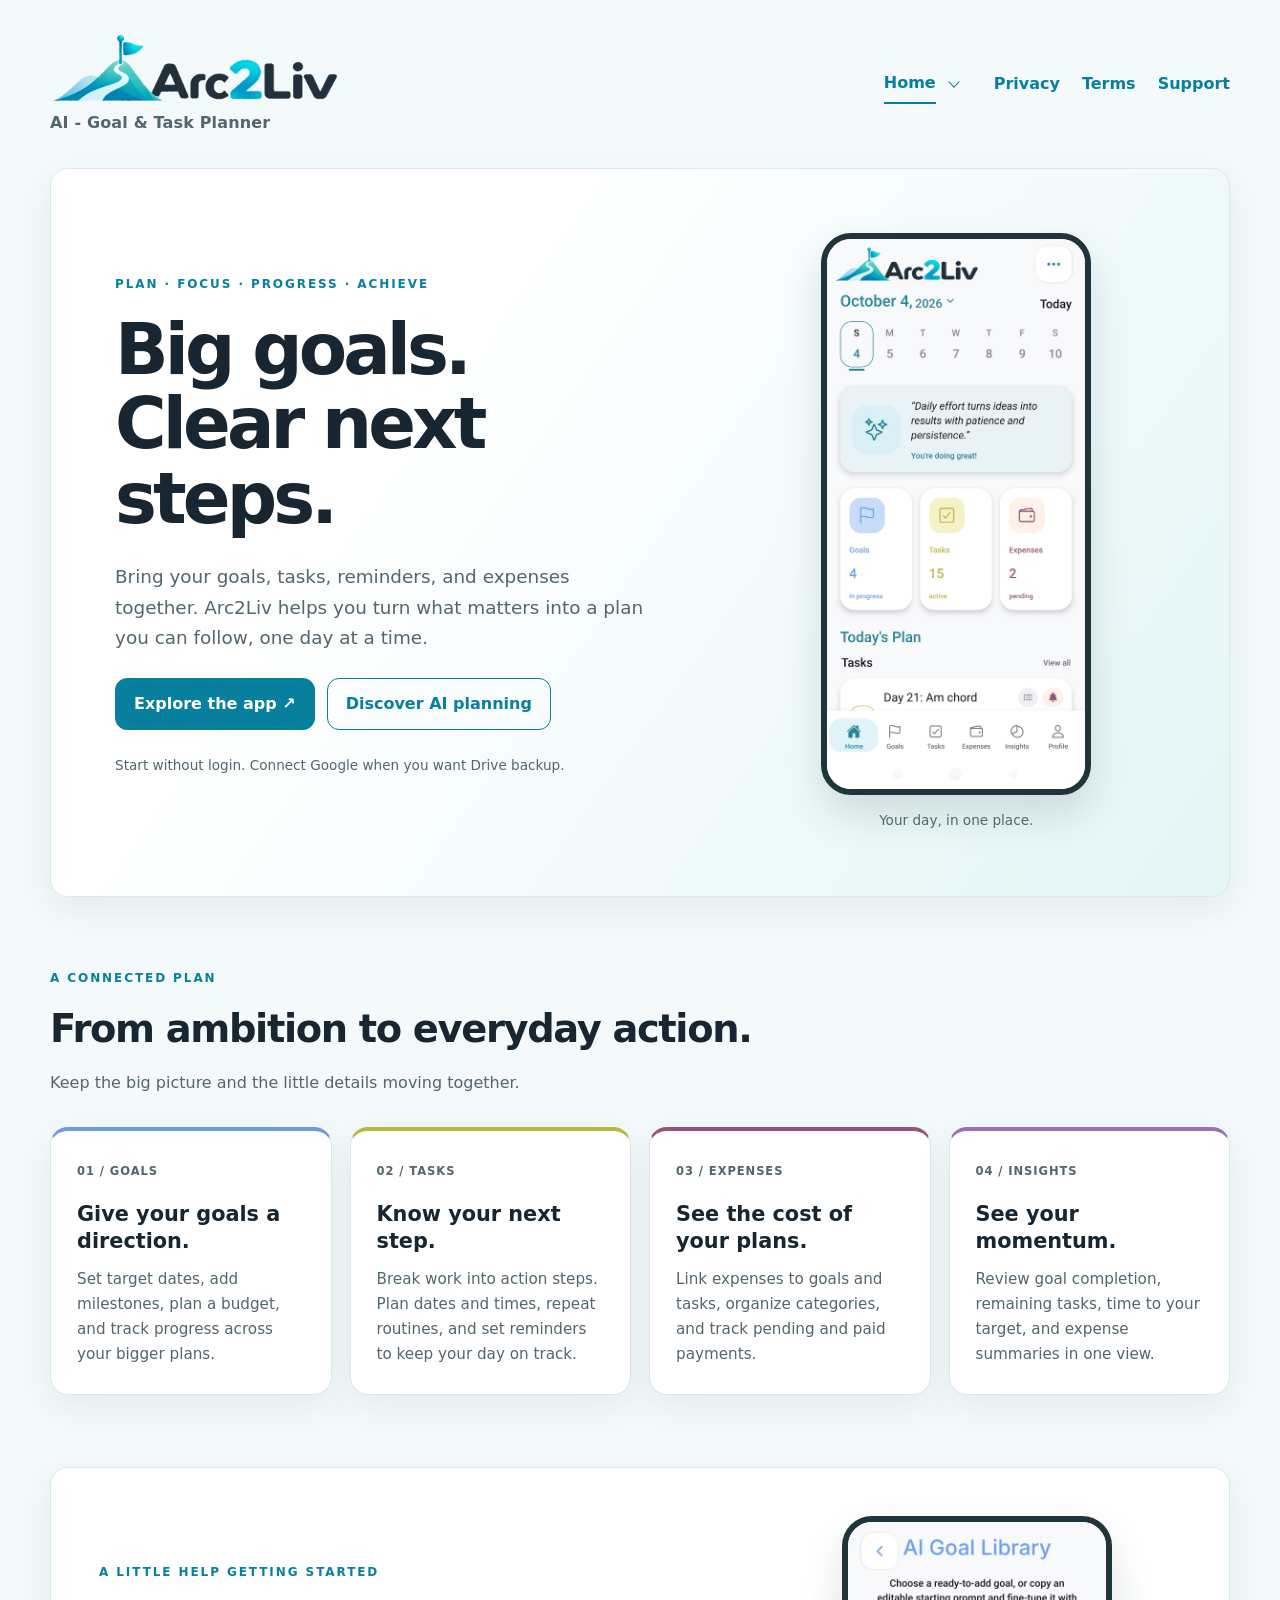
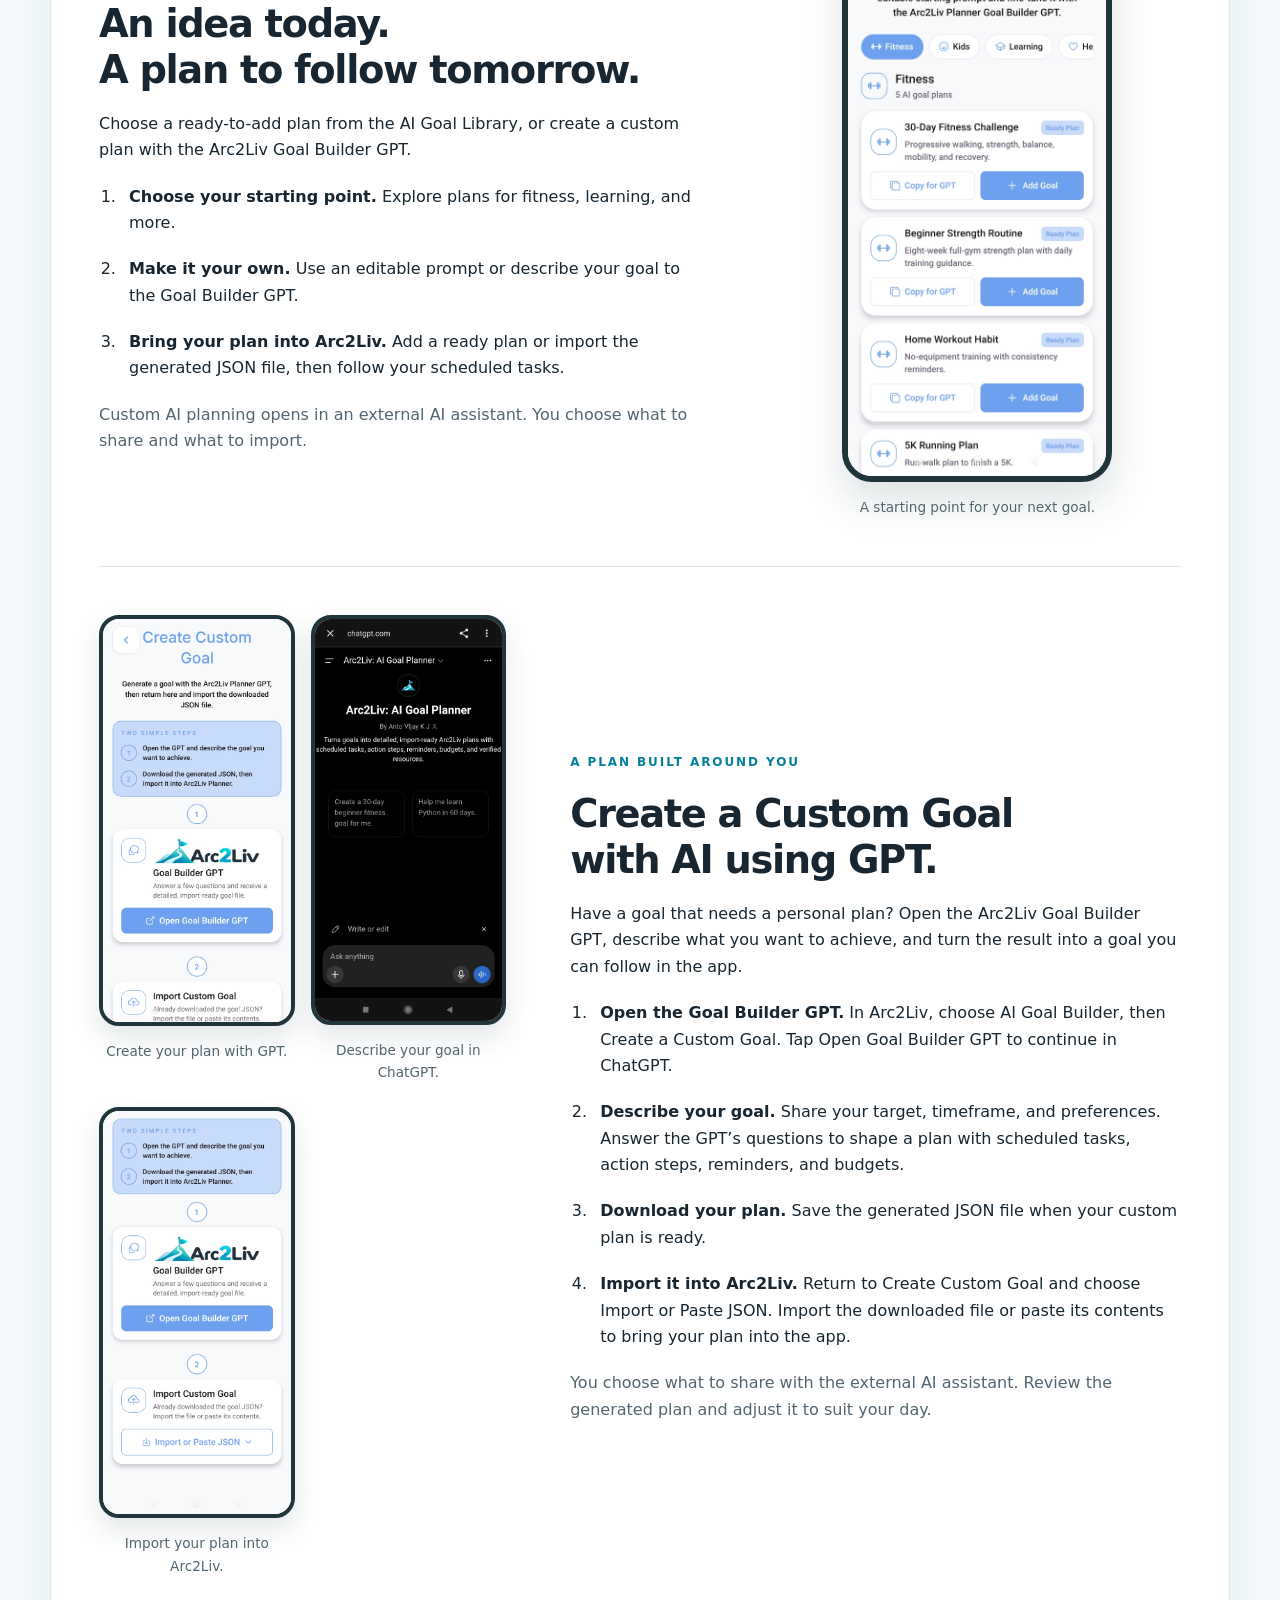
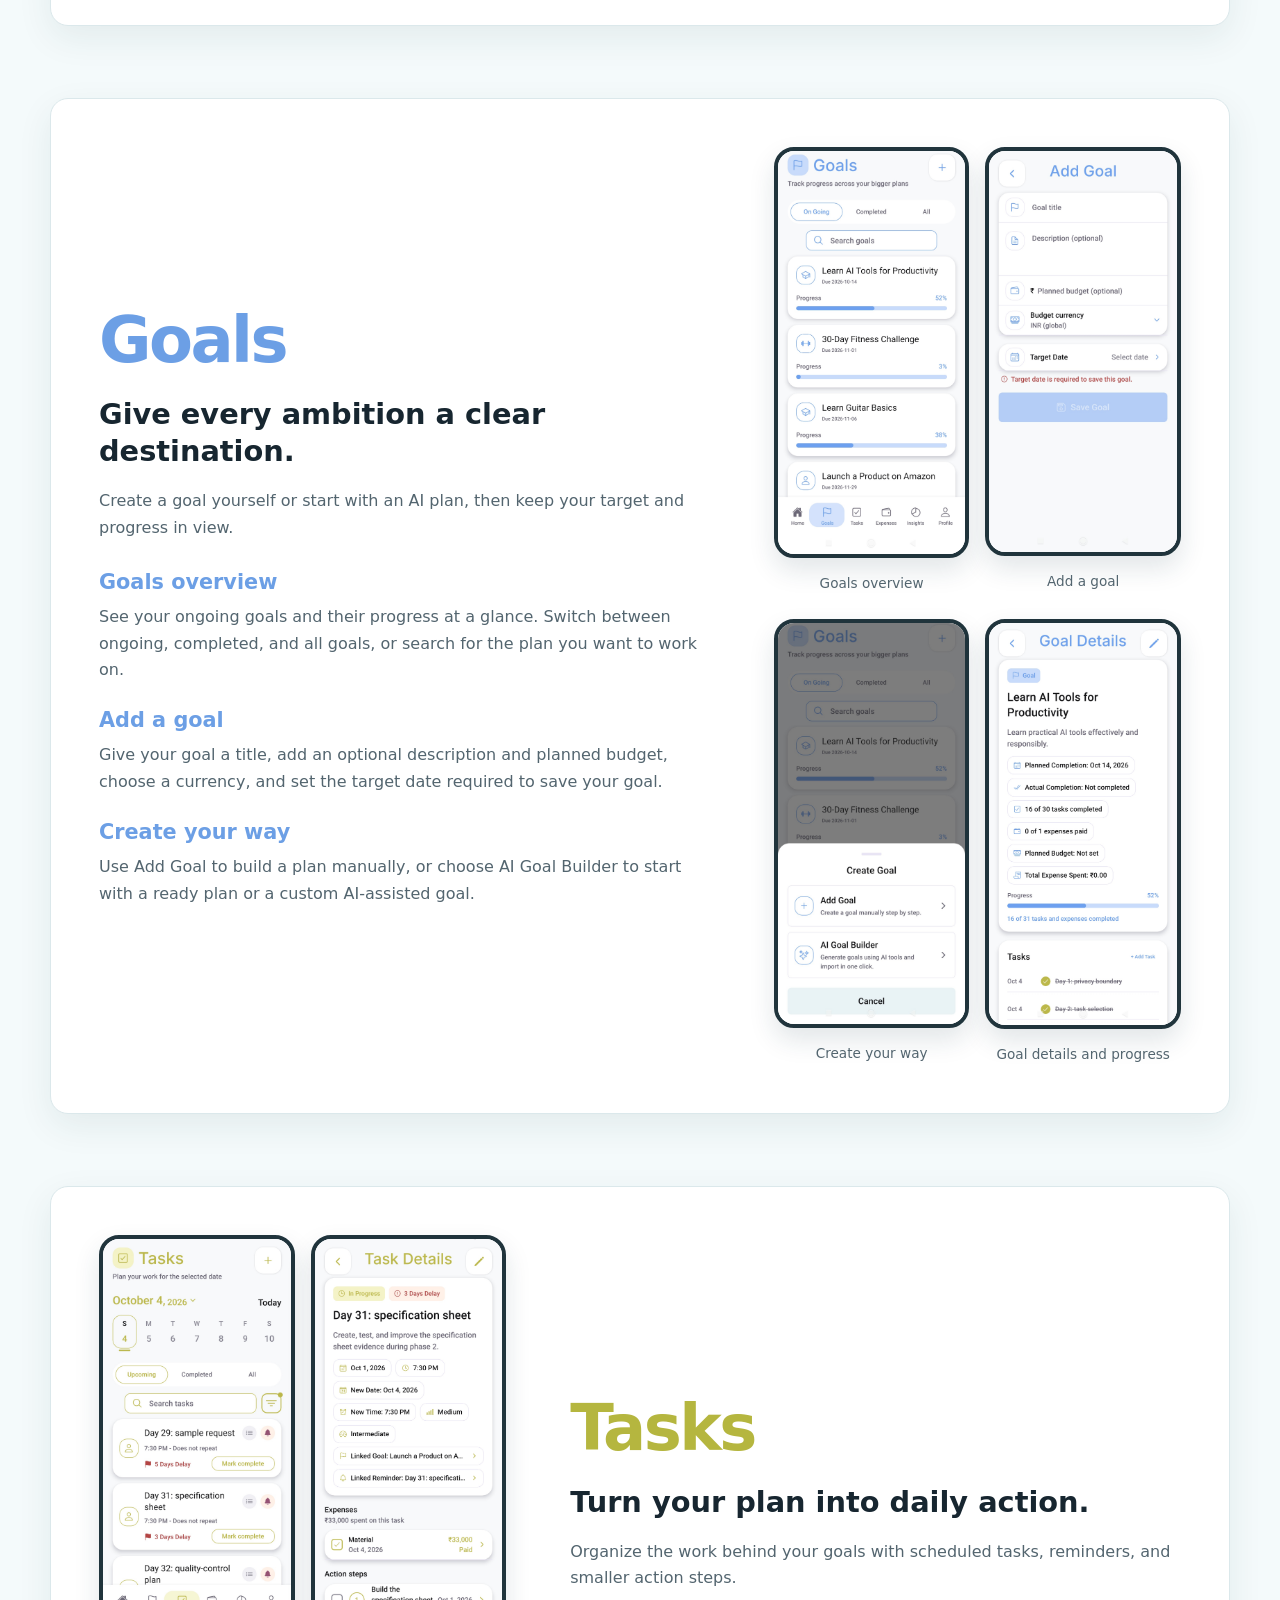
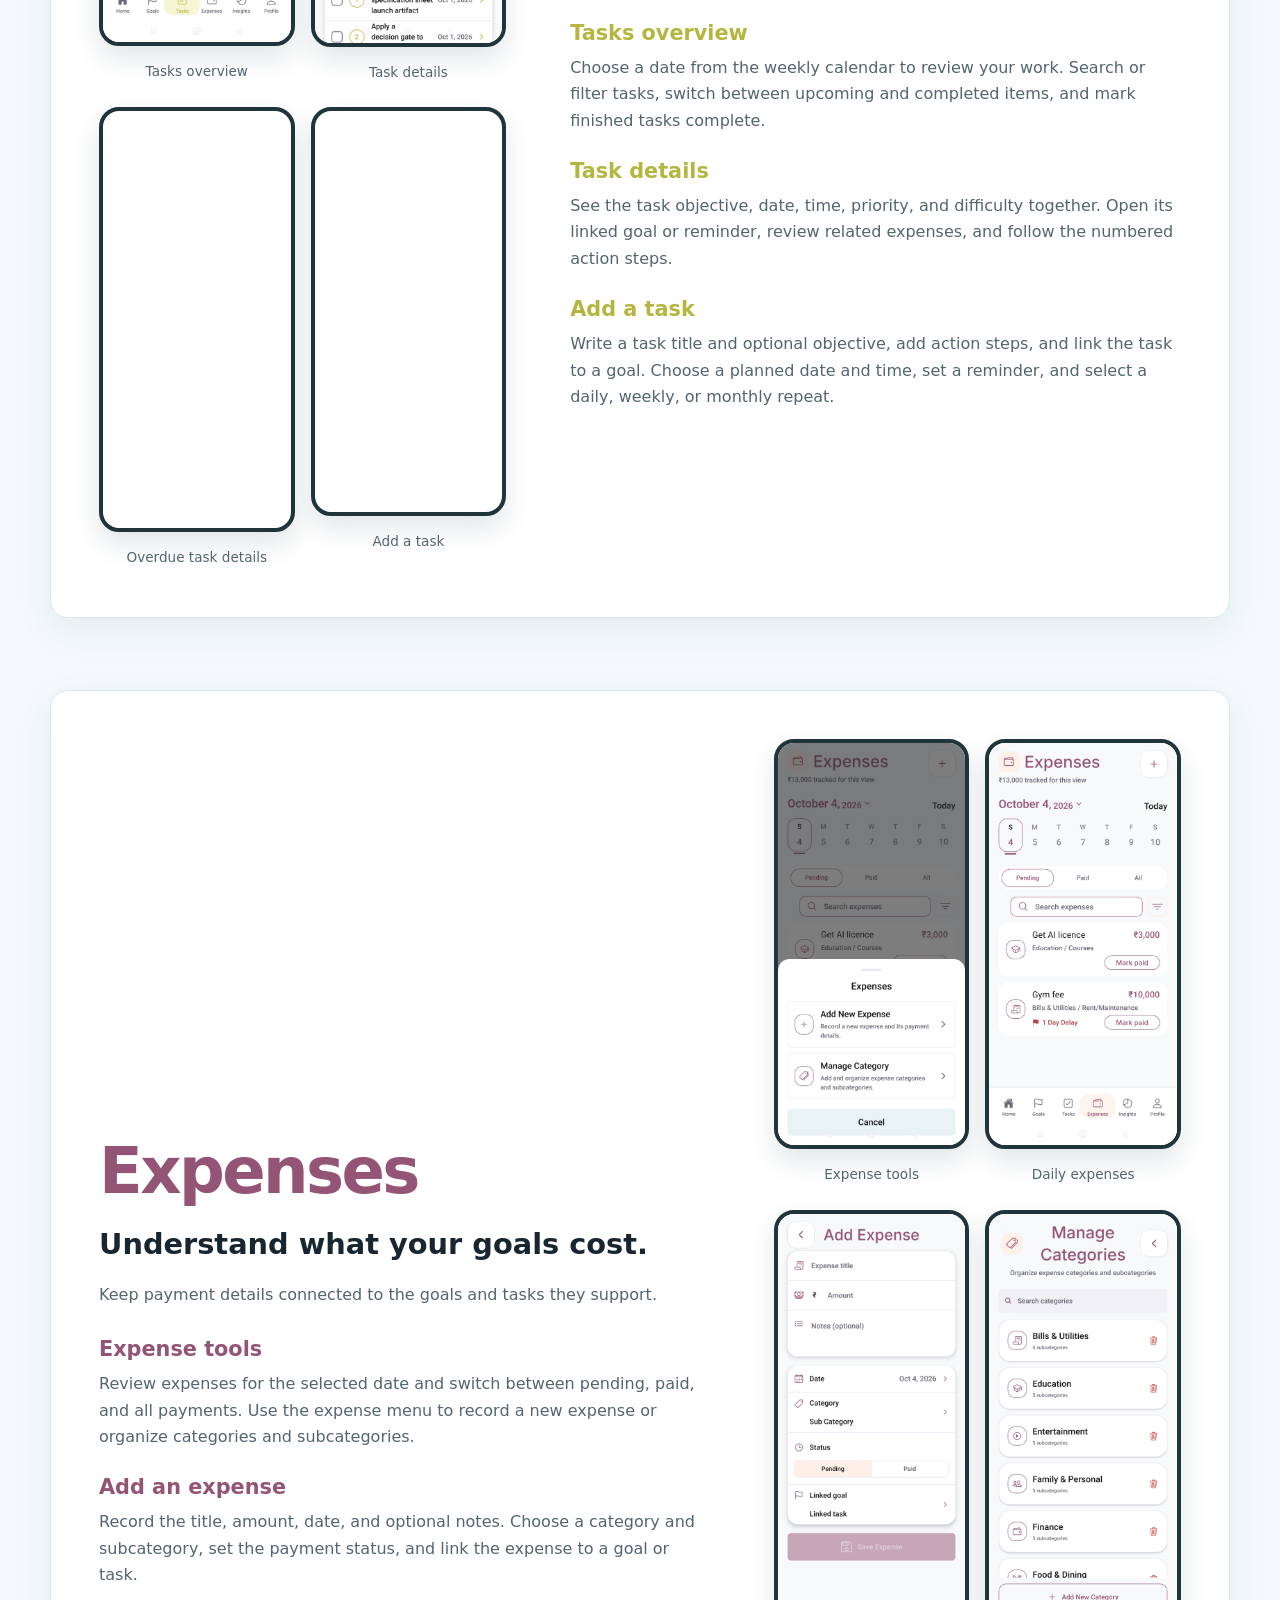
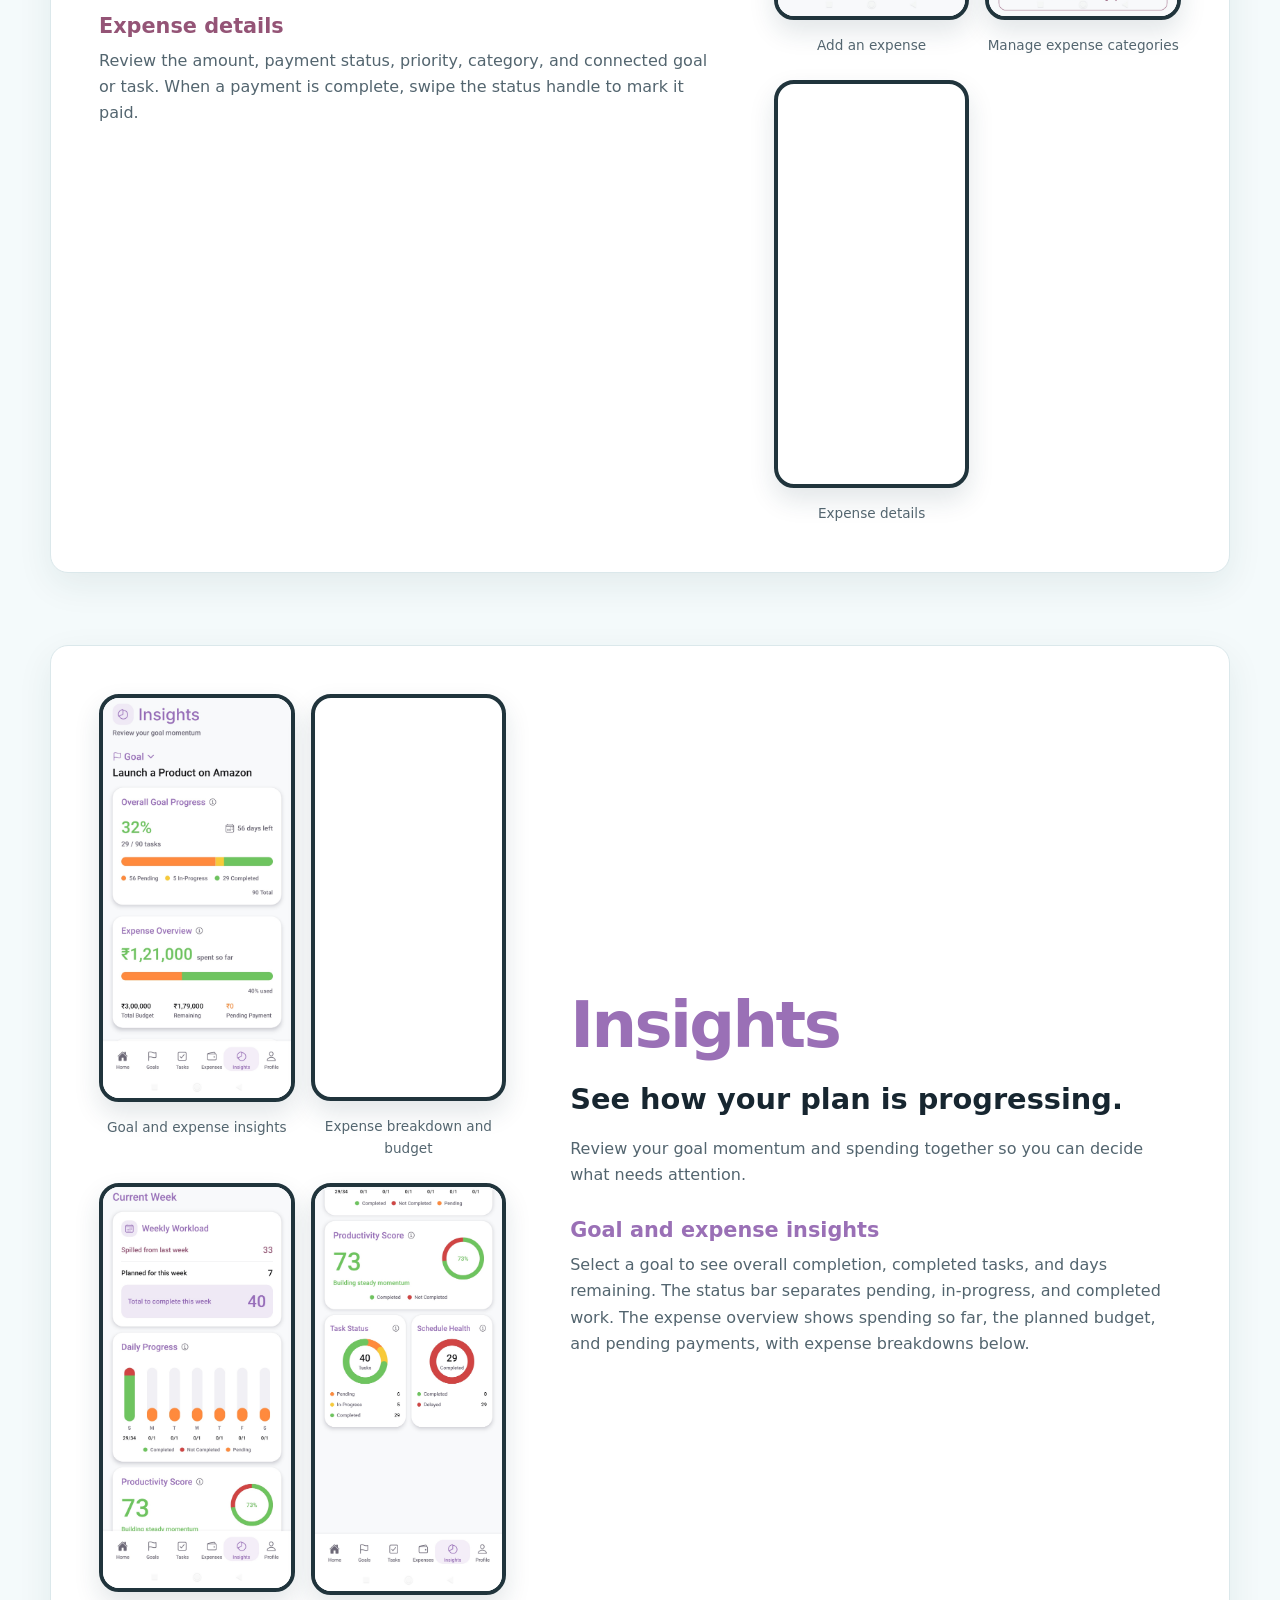
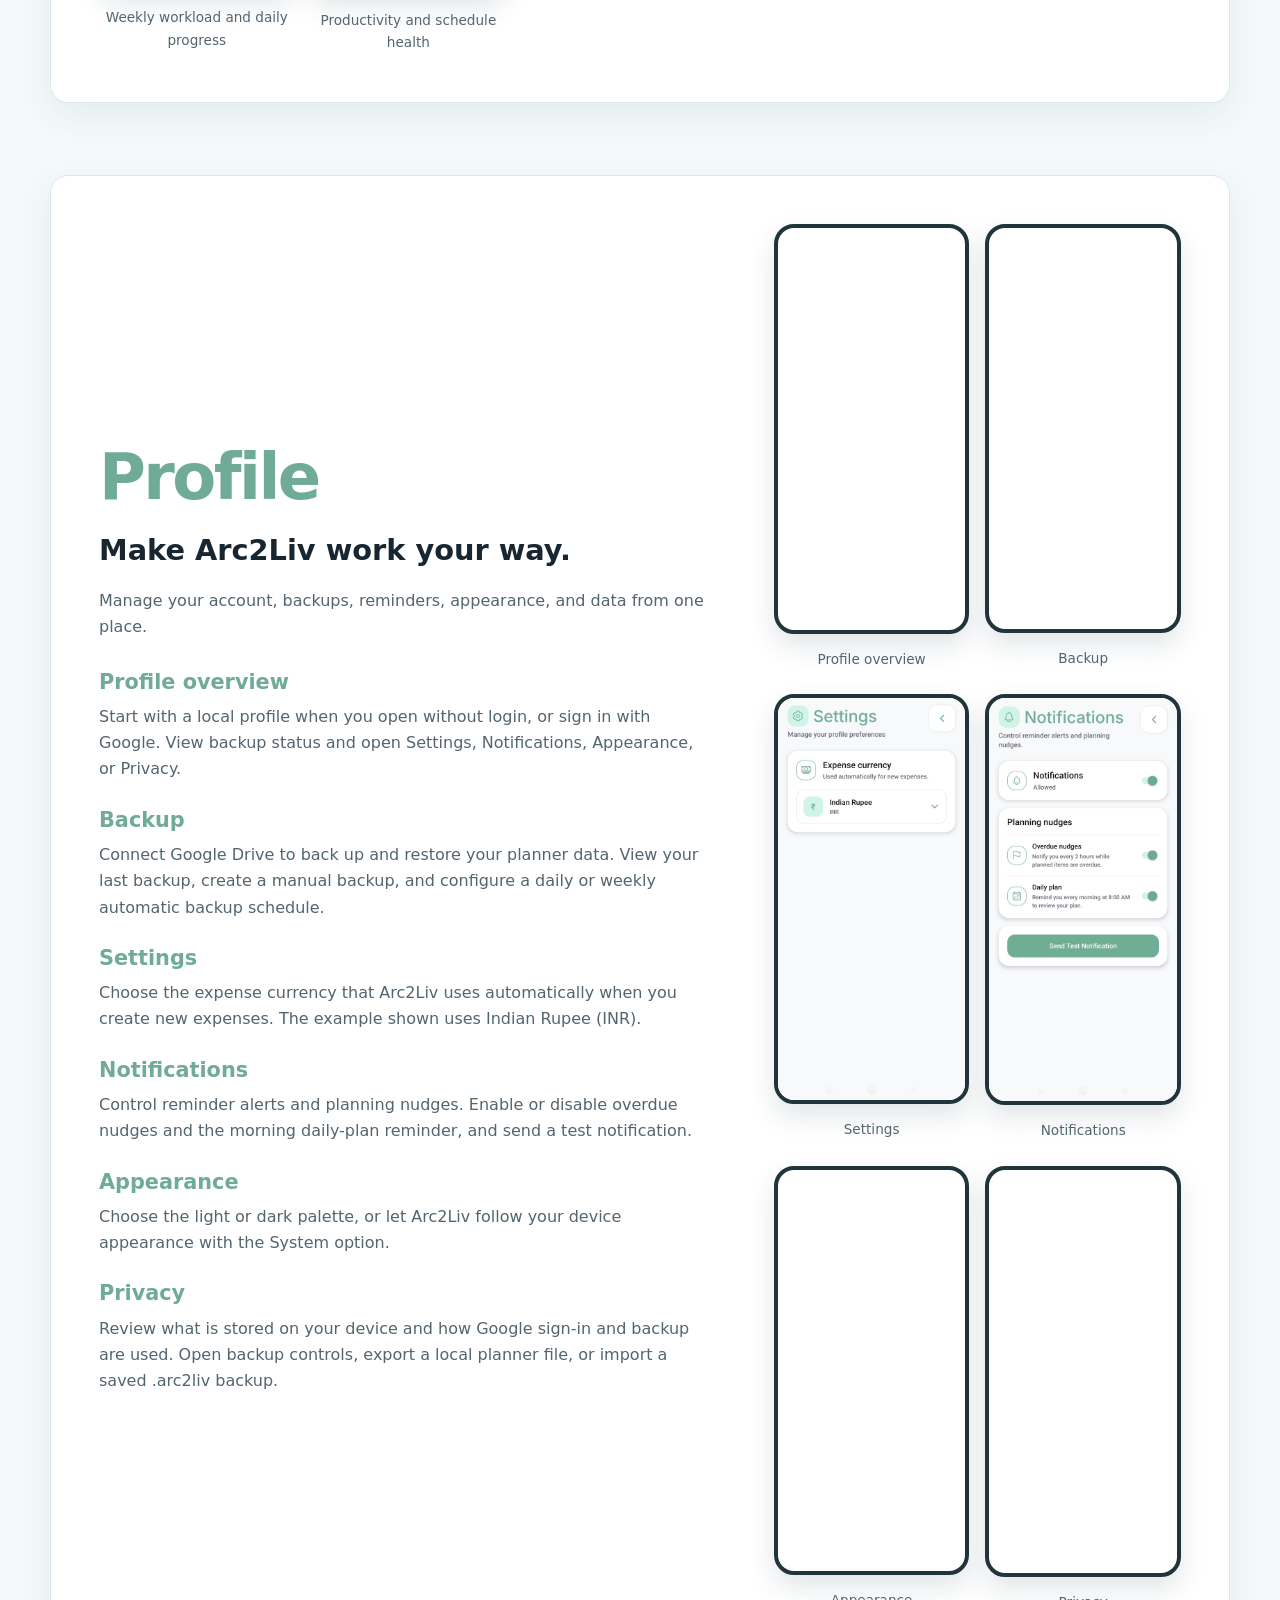
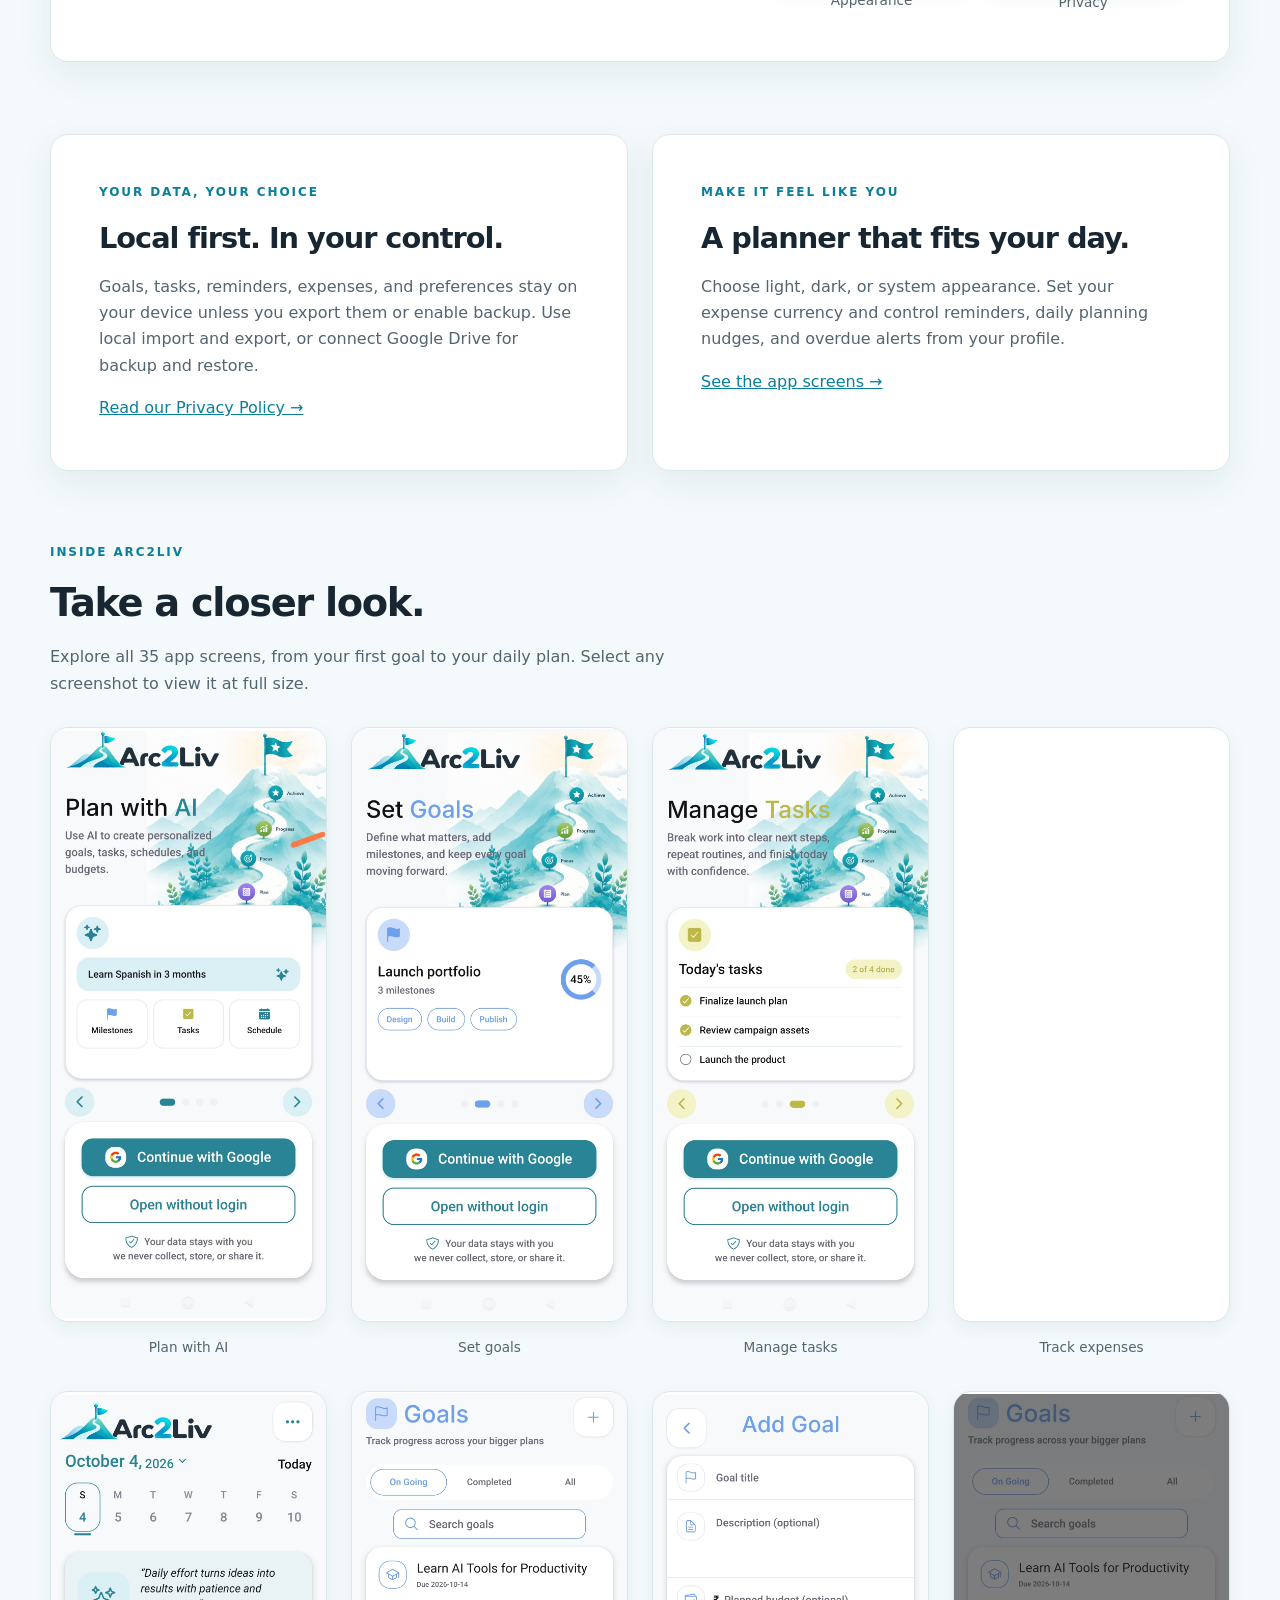
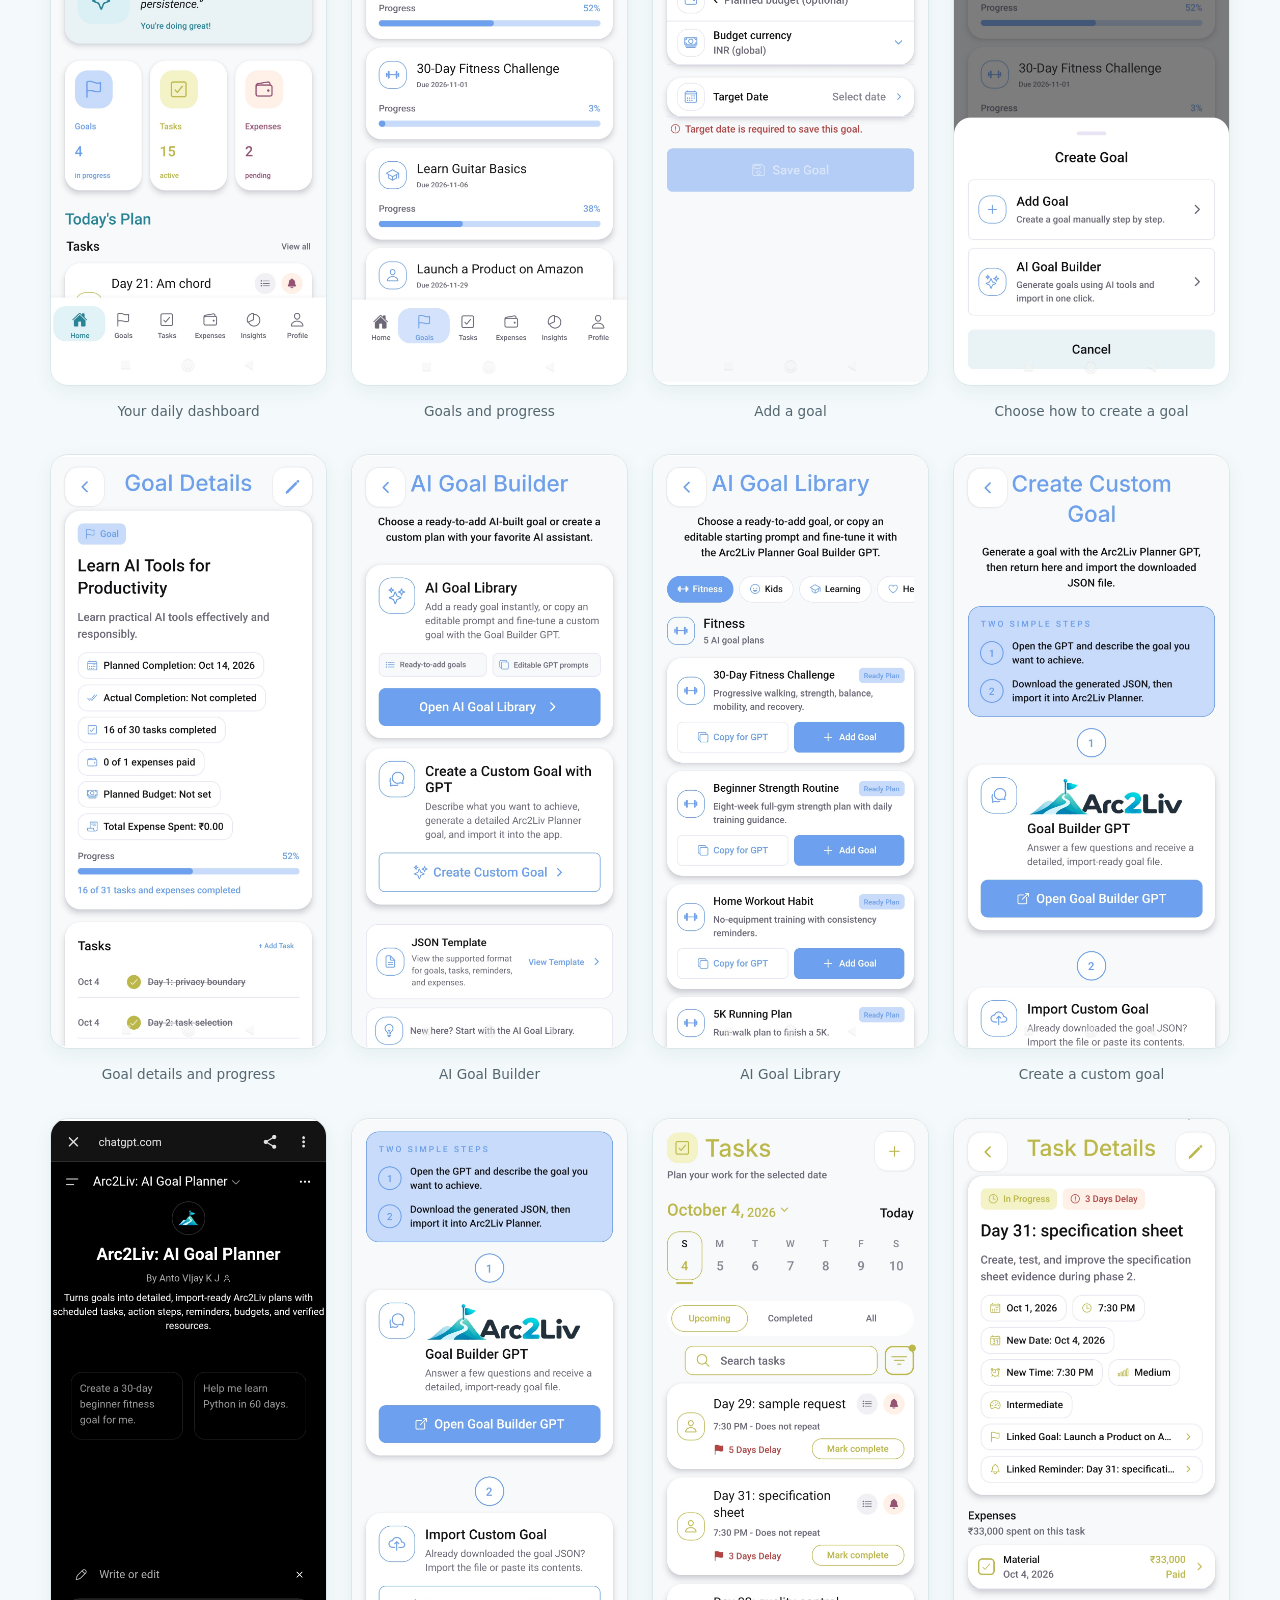
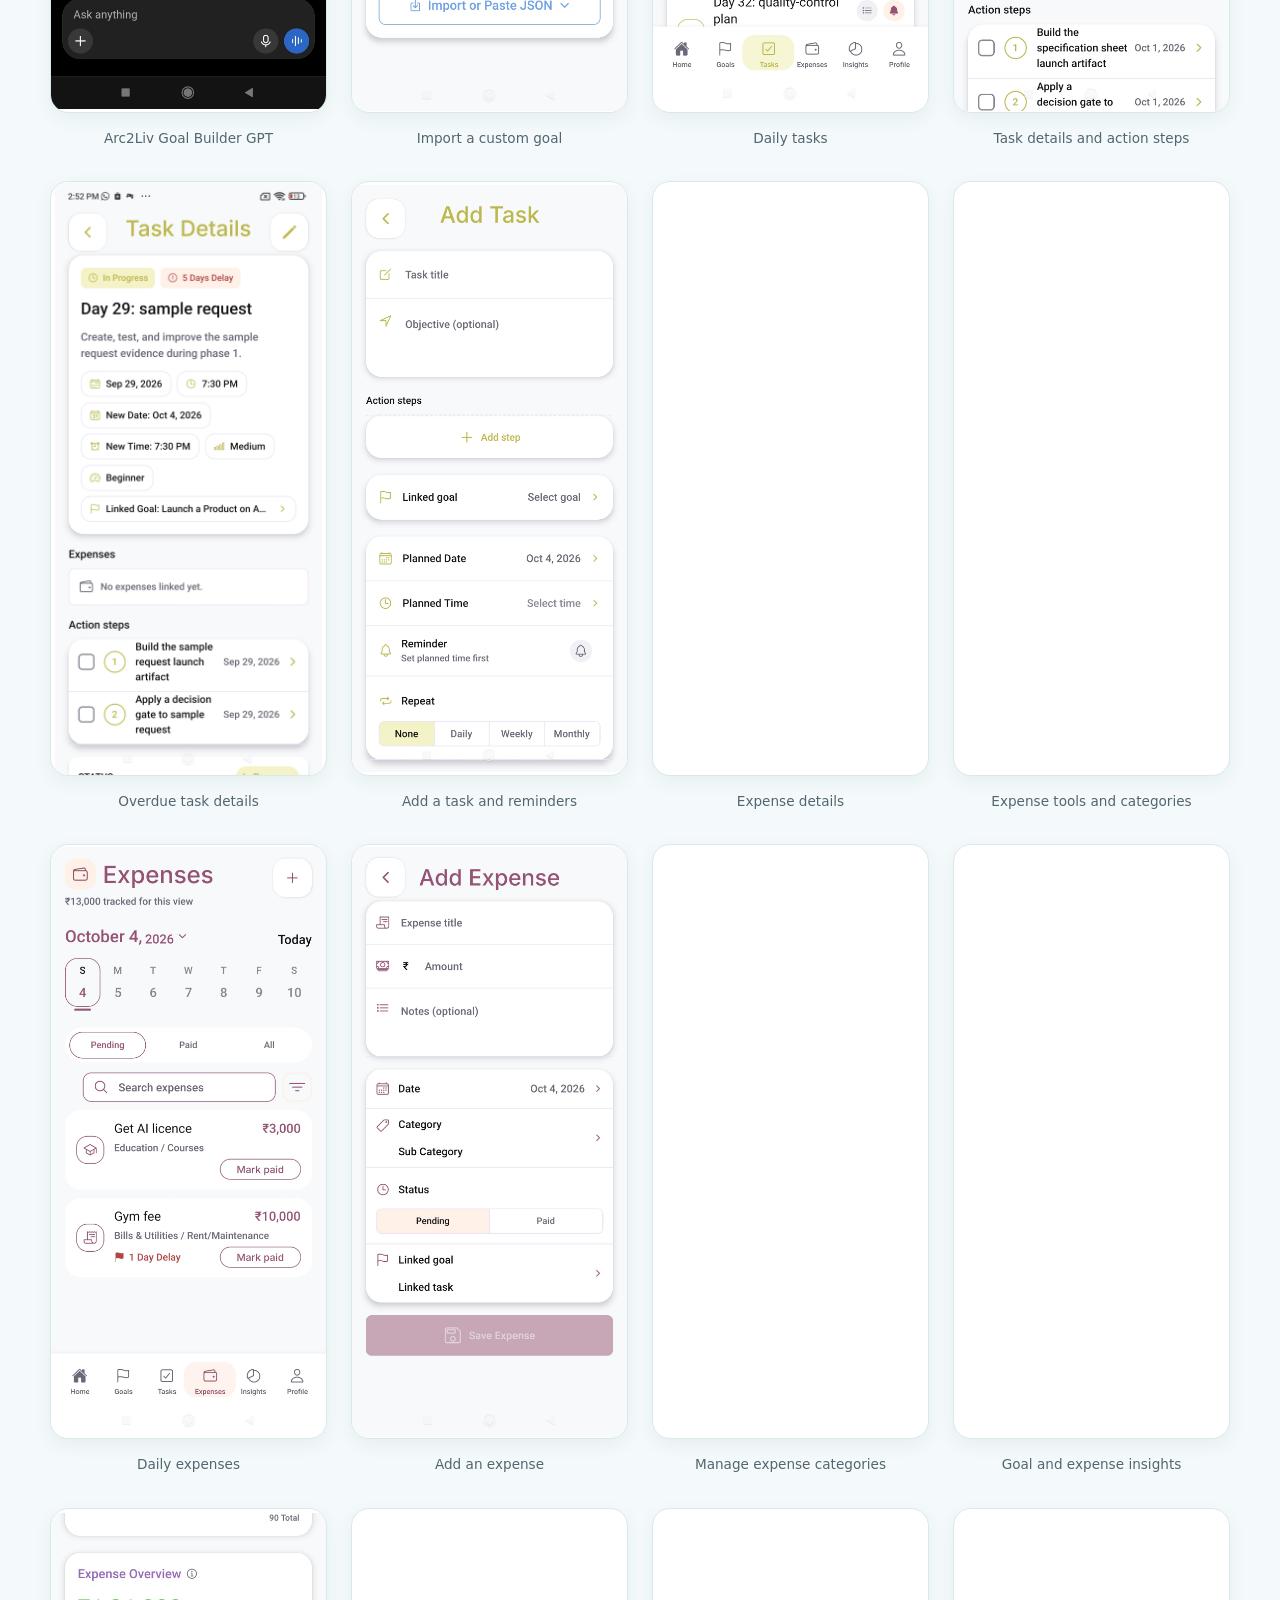
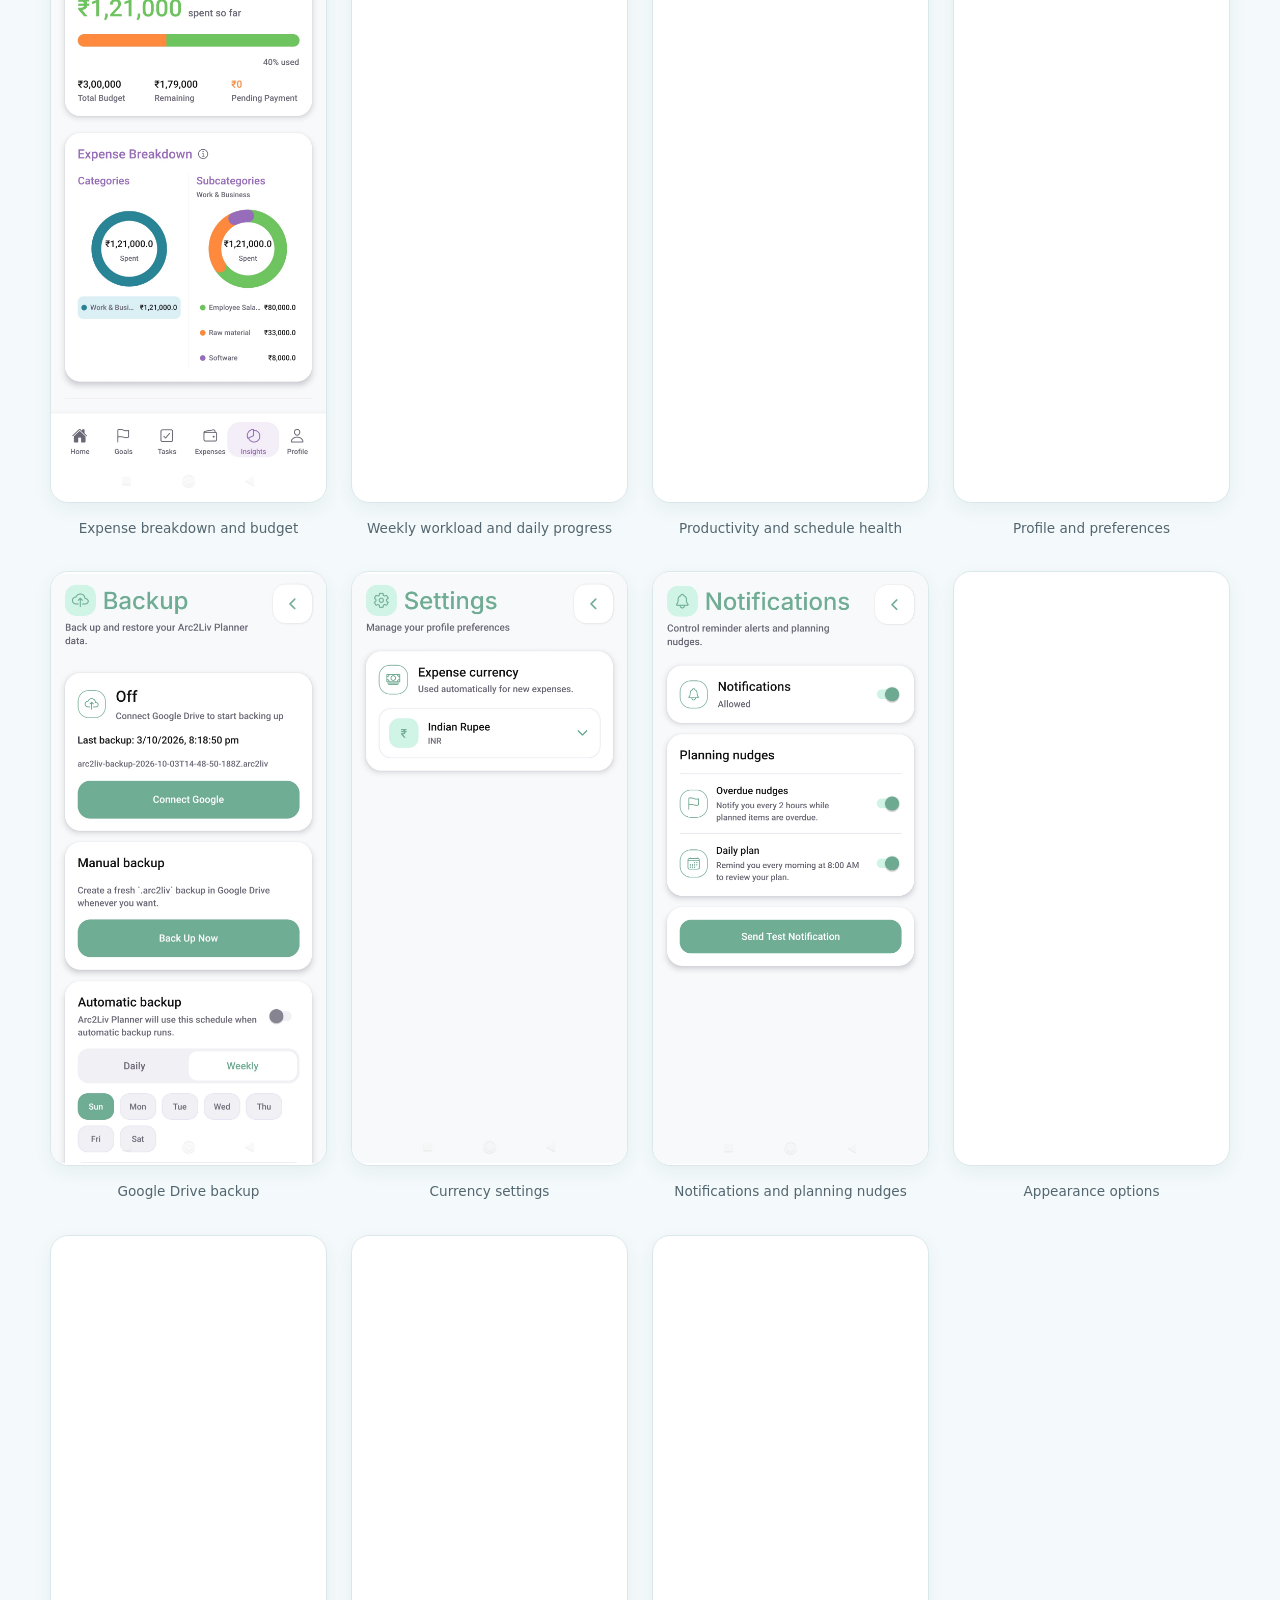
<file: index.html>
<!doctype html>
<html lang="en">
<head>
  <meta charset="utf-8">
  <meta name="viewport" content="width=device-width, initial-scale=1">
  <meta name="description" content="Meet Arc2Liv: AI Goal Planner. Organize goals, daily tasks, reminders, and expenses with AI-assisted plans and local-first data controls.">
  <title>Arc2Liv | AI Goal &amp; Task Planner</title>
  <link rel="stylesheet" href="assets/site.css">
  <script src="assets/navigation.js" defer></script>
</head>
<body class="home">
  <a class="skip-link" href="#main-content">Skip to content</a>
  <main id="main-content">
    <div class="home-header">
      <header class="brand"><a href="./" aria-label="Arc2Liv home"><img src="assets/arc2liv-logo.png" alt="Arc2Liv"><p>AI - Goal &amp; Task Planner</p></a></header>
      <nav class="home-nav" aria-label="Main navigation">
        <div class="home-menu-group">
          <a href="./" aria-current="page">Home</a>
          <details class="home-dropdown">
            <summary aria-label="Home sections"><span aria-hidden="true">▾</span></summary>
            <div class="home-dropdown-links">
              <a href="#features">Features</a>
              <a href="#screenshots">Screenshots</a>
            </div>
          </details>
        </div>
        <a href="privacy/">Privacy</a>
        <a href="terms/">Terms</a>
        <a href="support/">Support</a>
      </nav>
    </div>
    <section class="card hero" aria-labelledby="hero-title">
      <div class="hero-copy">
        <p class="eyebrow">PLAN · FOCUS · PROGRESS · ACHIEVE</p>
        <h1 id="hero-title">Big goals.<br>Clear next steps.</h1>
        <p class="hero-description">Bring your goals, tasks, reminders, and expenses together. Arc2Liv helps you turn what matters into a plan you can follow, one day at a time.</p>
        <nav class="links" aria-label="Explore the app"><a class="primary-link" href="#screenshots">Explore the app <span aria-hidden="true">↗</span></a><a href="#ai-planning">Discover AI planning</a></nav>
        <p class="hero-note">Start without login. Connect Google when you want Drive backup.</p>
      </div>
      <figure class="hero-phone"><img src="assets/appScreenshots/finalScreenshots/daily-dashboard.jpg" alt="Arc2Liv home dashboard with a weekly calendar, goal, task, and expense summaries, and today's plan" width="1080" height="2302" fetchpriority="high"><figcaption>Your day, in one place.</figcaption></figure>
    </section>
    <section id="features" class="home-section" aria-labelledby="features-title">
      <p class="eyebrow">A CONNECTED PLAN</p><h2 id="features-title">From ambition to everyday action.</h2><p class="section-intro">Keep the big picture and the little details moving together.</p>
      <div class="feature-grid">
        <article class="card feature goal"><span class="feature-label">01 / GOALS</span><h3>Give your goals a direction.</h3><p>Set target dates, add milestones, plan a budget, and track progress across your bigger plans.</p></article>
        <article class="card feature task"><span class="feature-label">02 / TASKS</span><h3>Know your next step.</h3><p>Break work into action steps. Plan dates and times, repeat routines, and set reminders to keep your day on track.</p></article>
        <article class="card feature expense"><span class="feature-label">03 / EXPENSES</span><h3>See the cost of your plans.</h3><p>Link expenses to goals and tasks, organize categories, and track pending and paid payments.</p></article>
        <article class="card feature insight"><span class="feature-label">04 / INSIGHTS</span><h3>See your momentum.</h3><p>Review goal completion, remaining tasks, time to your target, and expense summaries in one view.</p></article>
      </div>
    </section>
    <section id="ai-planning" class="card home-section ai-planning-group" aria-labelledby="ai-title">
      <div class="ai-section">
      <div><p class="eyebrow">A LITTLE HELP GETTING STARTED</p><h2 id="ai-title">An idea today.<br>A plan to follow tomorrow.</h2><p>Choose a ready-to-add plan from the AI Goal Library, or create a custom plan with the Arc2Liv Goal Builder GPT.</p><ol class="steps"><li><strong>Choose your starting point.</strong> Explore plans for fitness, learning, and more.</li><li><strong>Make it your own.</strong> Use an editable prompt or describe your goal to the Goal Builder GPT.</li><li><strong>Bring your plan into Arc2Liv.</strong> Add a ready plan or import the generated JSON file, then follow your scheduled tasks.</li></ol><p class="meta">Custom AI planning opens in an external AI assistant. You choose what to share and what to import.</p></div>
      <figure class="detail-phone"><img src="assets/appScreenshots/finalScreenshots/ai-goal-library.jpg" alt="AI Goal Library showing ready-to-add fitness plans and editable GPT prompts" loading="lazy" decoding="async" width="1080" height="2319"><figcaption>A starting point for your next goal.</figcaption></figure>
      </div>
      <div class="walkthrough walkthrough-reverse custom-ai-row" aria-labelledby="custom-ai-title">
        <div class="walkthrough-copy">
          <p class="eyebrow">A PLAN BUILT AROUND YOU</p>
          <h2 id="custom-ai-title">Create a Custom Goal<br>with AI using GPT.</h2>
          <p>Have a goal that needs a personal plan? Open the Arc2Liv Goal Builder GPT, describe what you want to achieve, and turn the result into a goal you can follow in the app.</p>
          <ol class="steps">
            <li><strong>Open the Goal Builder GPT.</strong> In Arc2Liv, choose AI Goal Builder, then Create a Custom Goal. Tap Open Goal Builder GPT to continue in ChatGPT.</li>
            <li><strong>Describe your goal.</strong> Share your target, timeframe, and preferences. Answer the GPT’s questions to shape a plan with scheduled tasks, action steps, reminders, and budgets.</li>
            <li><strong>Download your plan.</strong> Save the generated JSON file when your custom plan is ready.</li>
            <li><strong>Import it into Arc2Liv.</strong> Return to Create Custom Goal and choose Import or Paste JSON. Import the downloaded file or paste its contents to bring your plan into the app.</li>
          </ol>
          <p class="meta">You choose what to share with the external AI assistant. Review the generated plan and adjust it to suit your day.</p>
        </div>
        <div class="walkthrough-images" aria-label="Custom AI goal creation and import screenshots">
          <figure><a href="assets/appScreenshots/finalScreenshots/create-custom-goal.jpg" target="_blank" rel="noopener" aria-label="View full screenshot: Create Custom Goal with GPT"><img src="assets/appScreenshots/finalScreenshots/create-custom-goal.jpg" alt="Create Custom Goal page explaining how to open the Arc2Liv Goal Builder GPT" loading="lazy" decoding="async" width="1080" height="2318"></a><figcaption>Create your plan with GPT.</figcaption></figure>
          <figure><a href="assets/appScreenshots/finalScreenshots/goal-builder-gpt.jpg" target="_blank" rel="noopener" aria-label="View full screenshot: Arc2Liv Goal Builder GPT in ChatGPT"><img src="assets/appScreenshots/finalScreenshots/goal-builder-gpt.jpg" alt="Arc2Liv AI Goal Planner GPT on ChatGPT with sample fitness and Python learning prompts" loading="lazy" decoding="async" width="1080" height="2312"></a><figcaption>Describe your goal in ChatGPT.</figcaption></figure>
          <figure><a href="assets/appScreenshots/finalScreenshots/import-custom-goal.jpg" target="_blank" rel="noopener" aria-label="View full screenshot: Import your custom goal"><img src="assets/appScreenshots/finalScreenshots/import-custom-goal.jpg" alt="Custom goal page showing the Goal Builder GPT and Import or Paste JSON controls" loading="lazy" decoding="async" width="1080" height="2321"></a><figcaption>Import your plan into Arc2Liv.</figcaption></figure>
        </div>
      </div>
    </section>
    <section id="goals" class="card home-section walkthrough walkthrough-goals" aria-labelledby="goals-title">
      <div class="walkthrough-copy">
        <h2 id="goals-title" class="walkthrough-title">Goals</h2>
        <p class="walkthrough-subtitle">Give every ambition a clear destination.</p>
        <p class="section-intro">Create a goal yourself or start with an AI plan, then keep your target and progress in view.</p>
        <div class="walkthrough-explanations">
          <div><h3>Goals overview</h3><p>See your ongoing goals and their progress at a glance. Switch between ongoing, completed, and all goals, or search for the plan you want to work on.</p></div>
<div><h3>Add a goal</h3><p>Give your goal a title, add an optional description and planned budget, choose a currency, and set the target date required to save your goal.</p></div>
<div><h3>Create your way</h3><p>Use Add Goal to build a plan manually, or choose AI Goal Builder to start with a ready plan or a custom AI-assisted goal.</p></div>
        </div>
      </div>
      <div class="walkthrough-images" aria-label="Goals page screenshots">
        <figure><a href="assets/appScreenshots/finalScreenshots/goals-overview.jpg" target="_blank" rel="noopener" aria-label="View full screenshot: Goals overview"><img src="assets/appScreenshots/finalScreenshots/goals-overview.jpg" alt="Arc2Liv Goals overview page" loading="lazy" decoding="async" width="1080" height="2319"></a><figcaption>Goals overview</figcaption></figure>
<figure><a href="assets/appScreenshots/finalScreenshots/add-goal.jpg" target="_blank" rel="noopener" aria-label="View full screenshot: Add a goal"><img src="assets/appScreenshots/finalScreenshots/add-goal.jpg" alt="Arc2Liv Add a goal page" loading="lazy" decoding="async" width="1080" height="2305"></a><figcaption>Add a goal</figcaption></figure>
<figure><a href="assets/appScreenshots/finalScreenshots/create-goal-options.jpg" target="_blank" rel="noopener" aria-label="View full screenshot: Create your way"><img src="assets/appScreenshots/finalScreenshots/create-goal-options.jpg" alt="Arc2Liv Create your way page" loading="lazy" decoding="async" width="1080" height="2312"></a><figcaption>Create your way</figcaption></figure>
<figure><a href="assets/appScreenshots/finalScreenshots/goal-details.jpg" target="_blank" rel="noopener" aria-label="View full screenshot: Goal details and progress"><img src="assets/appScreenshots/finalScreenshots/goal-details.jpg" alt="Arc2Liv app: Goal details and progress" loading="lazy" decoding="async" width="1080" height="2314"></a><figcaption>Goal details and progress</figcaption></figure>
      </div>
    </section>
    <section id="tasks" class="card home-section walkthrough walkthrough-tasks walkthrough-reverse" aria-labelledby="tasks-title">
      <div class="walkthrough-copy">
        <h2 id="tasks-title" class="walkthrough-title">Tasks</h2>
        <p class="walkthrough-subtitle">Turn your plan into daily action.</p>
        <p class="section-intro">Organize the work behind your goals with scheduled tasks, reminders, and smaller action steps.</p>
        <div class="walkthrough-explanations">
          <div><h3>Tasks overview</h3><p>Choose a date from the weekly calendar to review your work. Search or filter tasks, switch between upcoming and completed items, and mark finished tasks complete.</p></div>
<div><h3>Task details</h3><p>See the task objective, date, time, priority, and difficulty together. Open its linked goal or reminder, review related expenses, and follow the numbered action steps.</p></div>
<div><h3>Add a task</h3><p>Write a task title and optional objective, add action steps, and link the task to a goal. Choose a planned date and time, set a reminder, and select a daily, weekly, or monthly repeat.</p></div>
        </div>
      </div>
      <div class="walkthrough-images" aria-label="Tasks page screenshots">
        <figure><a href="assets/appScreenshots/finalScreenshots/daily-tasks.jpg" target="_blank" rel="noopener" aria-label="View full screenshot: Tasks overview"><img src="assets/appScreenshots/finalScreenshots/daily-tasks.jpg" alt="Arc2Liv Tasks overview page" loading="lazy" decoding="async" width="1080" height="2320"></a><figcaption>Tasks overview</figcaption></figure>
<figure><a href="assets/appScreenshots/finalScreenshots/task-details.jpg" target="_blank" rel="noopener" aria-label="View full screenshot: Task details"><img src="assets/appScreenshots/finalScreenshots/task-details.jpg" alt="Arc2Liv Task details page" loading="lazy" decoding="async" width="1080" height="2326"></a><figcaption>Task details</figcaption></figure>
<figure><a href="assets/appScreenshots/finalScreenshots/overdue-task-details.jpg" target="_blank" rel="noopener" aria-label="View full screenshot: Overdue task details"><img src="assets/appScreenshots/finalScreenshots/overdue-task-details.jpg" alt="Arc2Liv app: Overdue task details" loading="lazy" decoding="async" width="1080" height="2400"></a><figcaption>Overdue task details</figcaption></figure>
<figure><a href="assets/appScreenshots/finalScreenshots/add-task.jpg" target="_blank" rel="noopener" aria-label="View full screenshot: Add a task"><img src="assets/appScreenshots/finalScreenshots/add-task.jpg" alt="Arc2Liv Add a task page" loading="lazy" decoding="async" width="1080" height="2307"></a><figcaption>Add a task</figcaption></figure>
      </div>
    </section>
    <section id="expenses" class="card home-section walkthrough walkthrough-expenses" aria-labelledby="expenses-title">
      <div class="walkthrough-copy">
        <h2 id="expenses-title" class="walkthrough-title">Expenses</h2>
        <p class="walkthrough-subtitle">Understand what your goals cost.</p>
        <p class="section-intro">Keep payment details connected to the goals and tasks they support.</p>
        <div class="walkthrough-explanations">
          <div><h3>Expense tools</h3><p>Review expenses for the selected date and switch between pending, paid, and all payments. Use the expense menu to record a new expense or organize categories and subcategories.</p></div>
<div><h3>Add an expense</h3><p>Record the title, amount, date, and optional notes. Choose a category and subcategory, set the payment status, and link the expense to a goal or task.</p></div>
<div><h3>Expense details</h3><p>Review the amount, payment status, priority, category, and connected goal or task. When a payment is complete, swipe the status handle to mark it paid.</p></div>
        </div>
      </div>
      <div class="walkthrough-images" aria-label="Expenses page screenshots">
        <figure><a href="assets/appScreenshots/finalScreenshots/expense-tools.jpg" target="_blank" rel="noopener" aria-label="View full screenshot: Expense tools"><img src="assets/appScreenshots/finalScreenshots/expense-tools.jpg" alt="Arc2Liv Expense tools page" loading="lazy" decoding="async" width="1080" height="2315"></a><figcaption>Expense tools</figcaption></figure>
<figure><a href="assets/appScreenshots/finalScreenshots/expenses-overview.jpg" target="_blank" rel="noopener" aria-label="View full screenshot: Daily expenses"><img src="assets/appScreenshots/finalScreenshots/expenses-overview.jpg" alt="Arc2Liv app: Daily expenses" loading="lazy" decoding="async" width="1080" height="2318"></a><figcaption>Daily expenses</figcaption></figure>
<figure><a href="assets/appScreenshots/finalScreenshots/add-expense.jpg" target="_blank" rel="noopener" aria-label="View full screenshot: Add an expense"><img src="assets/appScreenshots/finalScreenshots/add-expense.jpg" alt="Arc2Liv Add an expense page" loading="lazy" decoding="async" width="1080" height="2316"></a><figcaption>Add an expense</figcaption></figure>
<figure><a href="assets/appScreenshots/finalScreenshots/expense-categories.jpg" target="_blank" rel="noopener" aria-label="View full screenshot: Manage expense categories"><img src="assets/appScreenshots/finalScreenshots/expense-categories.jpg" alt="Arc2Liv app: Manage expense categories" loading="lazy" decoding="async" width="1080" height="2316"></a><figcaption>Manage expense categories</figcaption></figure>
<figure><a href="assets/appScreenshots/finalScreenshots/expense-details.jpg" target="_blank" rel="noopener" aria-label="View full screenshot: Expense details"><img src="assets/appScreenshots/finalScreenshots/expense-details.jpg" alt="Arc2Liv Expense details page" loading="lazy" decoding="async" width="1080" height="2298"></a><figcaption>Expense details</figcaption></figure>
      </div>
    </section>
    <section id="insights" class="card home-section walkthrough walkthrough-insights walkthrough-reverse" aria-labelledby="insights-title">
      <div class="walkthrough-copy">
        <h2 id="insights-title" class="walkthrough-title">Insights</h2>
        <p class="walkthrough-subtitle">See how your plan is progressing.</p>
        <p class="section-intro">Review your goal momentum and spending together so you can decide what needs attention.</p>
        <div class="walkthrough-explanations">
          <div><h3>Goal and expense insights</h3><p>Select a goal to see overall completion, completed tasks, and days remaining. The status bar separates pending, in-progress, and completed work. The expense overview shows spending so far, the planned budget, and pending payments, with expense breakdowns below.</p></div>
        </div>
      </div>
      <div class="walkthrough-images" aria-label="Insights page screenshots">
        <figure><a href="assets/appScreenshots/finalScreenshots/goal-insights.jpg" target="_blank" rel="noopener" aria-label="View full screenshot: Goal and expense insights"><img src="assets/appScreenshots/finalScreenshots/goal-insights.jpg" alt="Arc2Liv Goal and expense insights page" loading="lazy" decoding="async" width="1080" height="2305"></a><figcaption>Goal and expense insights</figcaption></figure>
<figure><a href="assets/appScreenshots/finalScreenshots/expense-insights.jpg" target="_blank" rel="noopener" aria-label="View full screenshot: Expense breakdown and budget"><img src="assets/appScreenshots/finalScreenshots/expense-insights.jpg" alt="Arc2Liv app: Expense breakdown and budget" loading="lazy" decoding="async" width="1080" height="2294"></a><figcaption>Expense breakdown and budget</figcaption></figure>
<figure><a href="assets/appScreenshots/finalScreenshots/weekly-insights.jpg" target="_blank" rel="noopener" aria-label="View full screenshot: Weekly workload and daily progress"><img src="assets/appScreenshots/finalScreenshots/weekly-insights.jpg" alt="Arc2Liv app: Weekly workload and daily progress" loading="lazy" decoding="async" width="1080" height="2309"></a><figcaption>Weekly workload and daily progress</figcaption></figure>
<figure><a href="assets/appScreenshots/finalScreenshots/productivity-insights.jpg" target="_blank" rel="noopener" aria-label="View full screenshot: Productivity and schedule health"><img src="assets/appScreenshots/finalScreenshots/productivity-insights.jpg" alt="Arc2Liv app: Productivity and schedule health" loading="lazy" decoding="async" width="1080" height="2322"></a><figcaption>Productivity and schedule health</figcaption></figure>
      </div>
    </section>
    <section id="profile" class="card home-section walkthrough walkthrough-profile" aria-labelledby="profile-title">
      <div class="walkthrough-copy">
        <h2 id="profile-title" class="walkthrough-title">Profile</h2>
        <p class="walkthrough-subtitle">Make Arc2Liv work your way.</p>
        <p class="section-intro">Manage your account, backups, reminders, appearance, and data from one place.</p>
        <div class="walkthrough-explanations">
          <div><h3>Profile overview</h3><p>Start with a local profile when you open without login, or sign in with Google. View backup status and open Settings, Notifications, Appearance, or Privacy.</p></div>
<div><h3>Backup</h3><p>Connect Google Drive to back up and restore your planner data. View your last backup, create a manual backup, and configure a daily or weekly automatic backup schedule.</p></div>
<div><h3>Settings</h3><p>Choose the expense currency that Arc2Liv uses automatically when you create new expenses. The example shown uses Indian Rupee (INR).</p></div>
<div><h3>Notifications</h3><p>Control reminder alerts and planning nudges. Enable or disable overdue nudges and the morning daily-plan reminder, and send a test notification.</p></div>
<div><h3>Appearance</h3><p>Choose the light or dark palette, or let Arc2Liv follow your device appearance with the System option.</p></div>
<div><h3>Privacy</h3><p>Review what is stored on your device and how Google sign-in and backup are used. Open backup controls, export a local planner file, or import a saved .arc2liv backup.</p></div>
        </div>
      </div>
      <div class="walkthrough-images" aria-label="Profile page screenshots">
        <figure><a href="assets/appScreenshots/finalScreenshots/profile.jpg" target="_blank" rel="noopener" aria-label="View full screenshot: Profile overview"><img src="assets/appScreenshots/finalScreenshots/profile.jpg" alt="Arc2Liv Profile overview page" loading="lazy" decoding="async" width="1080" height="2316"></a><figcaption>Profile overview</figcaption></figure>
<figure><a href="assets/appScreenshots/finalScreenshots/backup.jpg" target="_blank" rel="noopener" aria-label="View full screenshot: Backup"><img src="assets/appScreenshots/finalScreenshots/backup.jpg" alt="Arc2Liv Backup page" loading="lazy" decoding="async" width="1080" height="2314"></a><figcaption>Backup</figcaption></figure>
<figure><a href="assets/appScreenshots/finalScreenshots/currency-settings.jpg" target="_blank" rel="noopener" aria-label="View full screenshot: Settings"><img src="assets/appScreenshots/finalScreenshots/currency-settings.jpg" alt="Arc2Liv Settings page" loading="lazy" decoding="async" width="1080" height="2314"></a><figcaption>Settings</figcaption></figure>
<figure><a href="assets/appScreenshots/finalScreenshots/notifications.jpg" target="_blank" rel="noopener" aria-label="View full screenshot: Notifications"><img src="assets/appScreenshots/finalScreenshots/notifications.jpg" alt="Arc2Liv Notifications page" loading="lazy" decoding="async" width="1080" height="2321"></a><figcaption>Notifications</figcaption></figure>
<figure><a href="assets/appScreenshots/finalScreenshots/appearance.jpg" target="_blank" rel="noopener" aria-label="View full screenshot: Appearance"><img src="assets/appScreenshots/finalScreenshots/appearance.jpg" alt="Arc2Liv Appearance page" loading="lazy" decoding="async" width="1080" height="2307"></a><figcaption>Appearance</figcaption></figure>
<figure><a href="assets/appScreenshots/finalScreenshots/privacy.jpg" target="_blank" rel="noopener" aria-label="View full screenshot: Privacy"><img src="assets/appScreenshots/finalScreenshots/privacy.jpg" alt="Arc2Liv Privacy page" loading="lazy" decoding="async" width="1080" height="2320"></a><figcaption>Privacy</figcaption></figure>
      </div>
    </section>
    <section class="home-section personal-grid" aria-label="Your preferences and data">
      <article class="card"><p class="eyebrow">YOUR DATA, YOUR CHOICE</p><h2>Local first. In your control.</h2><p>Goals, tasks, reminders, expenses, and preferences stay on your device unless you export them or enable backup. Use local import and export, or connect Google Drive for backup and restore.</p><a href="privacy/">Read our Privacy Policy <span aria-hidden="true">→</span></a></article>
      <article class="card"><p class="eyebrow">MAKE IT FEEL LIKE YOU</p><h2>A planner that fits your day.</h2><p>Choose light, dark, or system appearance. Set your expense currency and control reminders, daily planning nudges, and overdue alerts from your profile.</p><a href="#screenshots">See the app screens <span aria-hidden="true">→</span></a></article>
    </section>
    <section id="screenshots" class="home-section" aria-labelledby="screenshots-title">
      <p class="eyebrow">INSIDE ARC2LIV</p><h2 id="screenshots-title">Take a closer look.</h2><p class="section-intro">Explore all 35 app screens, from your first goal to your daily plan. Select any screenshot to view it at full size.</p>
      <div class="screenshot-gallery"><figure><a href="assets/appScreenshots/finalScreenshots/plan-with-ai.jpg" target="_blank" rel="noopener" aria-label="View full screenshot: Plan with AI"><img src="assets/appScreenshots/finalScreenshots/plan-with-ai.jpg" alt="Arc2Liv app: Plan with AI" loading="lazy" decoding="async" width="1080" height="2304"></a><figcaption>Plan with AI</figcaption></figure>
<figure><a href="assets/appScreenshots/finalScreenshots/set-goals.jpg" target="_blank" rel="noopener" aria-label="View full screenshot: Set goals"><img src="assets/appScreenshots/finalScreenshots/set-goals.jpg" alt="Arc2Liv app: Set goals" loading="lazy" decoding="async" width="1080" height="2320"></a><figcaption>Set goals</figcaption></figure>
<figure><a href="assets/appScreenshots/finalScreenshots/manage-tasks.jpg" target="_blank" rel="noopener" aria-label="View full screenshot: Manage tasks"><img src="assets/appScreenshots/finalScreenshots/manage-tasks.jpg" alt="Arc2Liv app: Manage tasks" loading="lazy" decoding="async" width="1080" height="2321"></a><figcaption>Manage tasks</figcaption></figure>
<figure><a href="assets/appScreenshots/finalScreenshots/track-expenses.jpg" target="_blank" rel="noopener" aria-label="View full screenshot: Track expenses"><img src="assets/appScreenshots/finalScreenshots/track-expenses.jpg" alt="Arc2Liv app: Track expenses" loading="lazy" decoding="async" width="1080" height="2309"></a><figcaption>Track expenses</figcaption></figure>
<figure><a href="assets/appScreenshots/finalScreenshots/daily-dashboard.jpg" target="_blank" rel="noopener" aria-label="View full screenshot: Your daily dashboard"><img src="assets/appScreenshots/finalScreenshots/daily-dashboard.jpg" alt="Arc2Liv app: Your daily dashboard" loading="lazy" decoding="async" width="1080" height="2302"></a><figcaption>Your daily dashboard</figcaption></figure>
<figure><a href="assets/appScreenshots/finalScreenshots/goals-overview.jpg" target="_blank" rel="noopener" aria-label="View full screenshot: Goals and progress"><img src="assets/appScreenshots/finalScreenshots/goals-overview.jpg" alt="Arc2Liv app: Goals and progress" loading="lazy" decoding="async" width="1080" height="2319"></a><figcaption>Goals and progress</figcaption></figure>
<figure><a href="assets/appScreenshots/finalScreenshots/add-goal.jpg" target="_blank" rel="noopener" aria-label="View full screenshot: Add a goal"><img src="assets/appScreenshots/finalScreenshots/add-goal.jpg" alt="Arc2Liv app: Add a goal" loading="lazy" decoding="async" width="1080" height="2305"></a><figcaption>Add a goal</figcaption></figure>
<figure><a href="assets/appScreenshots/finalScreenshots/create-goal-options.jpg" target="_blank" rel="noopener" aria-label="View full screenshot: Choose how to create a goal"><img src="assets/appScreenshots/finalScreenshots/create-goal-options.jpg" alt="Arc2Liv app: Choose how to create a goal" loading="lazy" decoding="async" width="1080" height="2312"></a><figcaption>Choose how to create a goal</figcaption></figure>
<figure><a href="assets/appScreenshots/finalScreenshots/goal-details.jpg" target="_blank" rel="noopener" aria-label="View full screenshot: Goal details and progress"><img src="assets/appScreenshots/finalScreenshots/goal-details.jpg" alt="Arc2Liv app: Goal details and progress" loading="lazy" decoding="async" width="1080" height="2314"></a><figcaption>Goal details and progress</figcaption></figure>
<figure><a href="assets/appScreenshots/finalScreenshots/ai-goal-builder.jpg" target="_blank" rel="noopener" aria-label="View full screenshot: AI Goal Builder"><img src="assets/appScreenshots/finalScreenshots/ai-goal-builder.jpg" alt="Arc2Liv app: AI Goal Builder" loading="lazy" decoding="async" width="1080" height="2320"></a><figcaption>AI Goal Builder</figcaption></figure>
<figure><a href="assets/appScreenshots/finalScreenshots/ai-goal-library.jpg" target="_blank" rel="noopener" aria-label="View full screenshot: AI Goal Library"><img src="assets/appScreenshots/finalScreenshots/ai-goal-library.jpg" alt="Arc2Liv app: AI Goal Library" loading="lazy" decoding="async" width="1080" height="2319"></a><figcaption>AI Goal Library</figcaption></figure>
<figure><a href="assets/appScreenshots/finalScreenshots/create-custom-goal.jpg" target="_blank" rel="noopener" aria-label="View full screenshot: Create a custom goal"><img src="assets/appScreenshots/finalScreenshots/create-custom-goal.jpg" alt="Arc2Liv app: Create a custom goal" loading="lazy" decoding="async" width="1080" height="2318"></a><figcaption>Create a custom goal</figcaption></figure>
<figure><a href="assets/appScreenshots/finalScreenshots/goal-builder-gpt.jpg" target="_blank" rel="noopener" aria-label="View full screenshot: Arc2Liv Goal Builder GPT"><img src="assets/appScreenshots/finalScreenshots/goal-builder-gpt.jpg" alt="Arc2Liv app: Arc2Liv Goal Builder GPT" loading="lazy" decoding="async" width="1080" height="2312"></a><figcaption>Arc2Liv Goal Builder GPT</figcaption></figure>
<figure><a href="assets/appScreenshots/finalScreenshots/import-custom-goal.jpg" target="_blank" rel="noopener" aria-label="View full screenshot: Import a custom goal"><img src="assets/appScreenshots/finalScreenshots/import-custom-goal.jpg" alt="Arc2Liv app: Import a custom goal" loading="lazy" decoding="async" width="1080" height="2321"></a><figcaption>Import a custom goal</figcaption></figure>
<figure><a href="assets/appScreenshots/finalScreenshots/daily-tasks.jpg" target="_blank" rel="noopener" aria-label="View full screenshot: Daily tasks"><img src="assets/appScreenshots/finalScreenshots/daily-tasks.jpg" alt="Arc2Liv app: Daily tasks" loading="lazy" decoding="async" width="1080" height="2320"></a><figcaption>Daily tasks</figcaption></figure>
<figure><a href="assets/appScreenshots/finalScreenshots/task-details.jpg" target="_blank" rel="noopener" aria-label="View full screenshot: Task details and action steps"><img src="assets/appScreenshots/finalScreenshots/task-details.jpg" alt="Arc2Liv app: Task details and action steps" loading="lazy" decoding="async" width="1080" height="2326"></a><figcaption>Task details and action steps</figcaption></figure>
<figure><a href="assets/appScreenshots/finalScreenshots/overdue-task-details.jpg" target="_blank" rel="noopener" aria-label="View full screenshot: Overdue task details"><img src="assets/appScreenshots/finalScreenshots/overdue-task-details.jpg" alt="Arc2Liv app: Overdue task details" loading="lazy" decoding="async" width="1080" height="2400"></a><figcaption>Overdue task details</figcaption></figure>
<figure><a href="assets/appScreenshots/finalScreenshots/add-task.jpg" target="_blank" rel="noopener" aria-label="View full screenshot: Add a task and reminders"><img src="assets/appScreenshots/finalScreenshots/add-task.jpg" alt="Arc2Liv app: Add a task and reminders" loading="lazy" decoding="async" width="1080" height="2307"></a><figcaption>Add a task and reminders</figcaption></figure>
<figure><a href="assets/appScreenshots/finalScreenshots/expense-details.jpg" target="_blank" rel="noopener" aria-label="View full screenshot: Expense details"><img src="assets/appScreenshots/finalScreenshots/expense-details.jpg" alt="Arc2Liv app: Expense details" loading="lazy" decoding="async" width="1080" height="2298"></a><figcaption>Expense details</figcaption></figure>
<figure><a href="assets/appScreenshots/finalScreenshots/expense-tools.jpg" target="_blank" rel="noopener" aria-label="View full screenshot: Expense tools and categories"><img src="assets/appScreenshots/finalScreenshots/expense-tools.jpg" alt="Arc2Liv app: Expense tools and categories" loading="lazy" decoding="async" width="1080" height="2315"></a><figcaption>Expense tools and categories</figcaption></figure>
<figure><a href="assets/appScreenshots/finalScreenshots/expenses-overview.jpg" target="_blank" rel="noopener" aria-label="View full screenshot: Daily expenses"><img src="assets/appScreenshots/finalScreenshots/expenses-overview.jpg" alt="Arc2Liv app: Daily expenses" loading="lazy" decoding="async" width="1080" height="2318"></a><figcaption>Daily expenses</figcaption></figure>
<figure><a href="assets/appScreenshots/finalScreenshots/add-expense.jpg" target="_blank" rel="noopener" aria-label="View full screenshot: Add an expense"><img src="assets/appScreenshots/finalScreenshots/add-expense.jpg" alt="Arc2Liv app: Add an expense" loading="lazy" decoding="async" width="1080" height="2316"></a><figcaption>Add an expense</figcaption></figure>
<figure><a href="assets/appScreenshots/finalScreenshots/expense-categories.jpg" target="_blank" rel="noopener" aria-label="View full screenshot: Manage expense categories"><img src="assets/appScreenshots/finalScreenshots/expense-categories.jpg" alt="Arc2Liv app: Manage expense categories" loading="lazy" decoding="async" width="1080" height="2316"></a><figcaption>Manage expense categories</figcaption></figure>
<figure><a href="assets/appScreenshots/finalScreenshots/goal-insights.jpg" target="_blank" rel="noopener" aria-label="View full screenshot: Goal and expense insights"><img src="assets/appScreenshots/finalScreenshots/goal-insights.jpg" alt="Arc2Liv app: Goal and expense insights" loading="lazy" decoding="async" width="1080" height="2305"></a><figcaption>Goal and expense insights</figcaption></figure>
<figure><a href="assets/appScreenshots/finalScreenshots/expense-insights.jpg" target="_blank" rel="noopener" aria-label="View full screenshot: Expense breakdown and budget"><img src="assets/appScreenshots/finalScreenshots/expense-insights.jpg" alt="Arc2Liv app: Expense breakdown and budget" loading="lazy" decoding="async" width="1080" height="2294"></a><figcaption>Expense breakdown and budget</figcaption></figure>
<figure><a href="assets/appScreenshots/finalScreenshots/weekly-insights.jpg" target="_blank" rel="noopener" aria-label="View full screenshot: Weekly workload and daily progress"><img src="assets/appScreenshots/finalScreenshots/weekly-insights.jpg" alt="Arc2Liv app: Weekly workload and daily progress" loading="lazy" decoding="async" width="1080" height="2309"></a><figcaption>Weekly workload and daily progress</figcaption></figure>
<figure><a href="assets/appScreenshots/finalScreenshots/productivity-insights.jpg" target="_blank" rel="noopener" aria-label="View full screenshot: Productivity and schedule health"><img src="assets/appScreenshots/finalScreenshots/productivity-insights.jpg" alt="Arc2Liv app: Productivity and schedule health" loading="lazy" decoding="async" width="1080" height="2322"></a><figcaption>Productivity and schedule health</figcaption></figure>
<figure><a href="assets/appScreenshots/finalScreenshots/profile.jpg" target="_blank" rel="noopener" aria-label="View full screenshot: Profile and preferences"><img src="assets/appScreenshots/finalScreenshots/profile.jpg" alt="Arc2Liv app: Profile and preferences" loading="lazy" decoding="async" width="1080" height="2316"></a><figcaption>Profile and preferences</figcaption></figure>
<figure><a href="assets/appScreenshots/finalScreenshots/backup.jpg" target="_blank" rel="noopener" aria-label="View full screenshot: Google Drive backup"><img src="assets/appScreenshots/finalScreenshots/backup.jpg" alt="Arc2Liv app: Google Drive backup" loading="lazy" decoding="async" width="1080" height="2314"></a><figcaption>Google Drive backup</figcaption></figure>
<figure><a href="assets/appScreenshots/finalScreenshots/currency-settings.jpg" target="_blank" rel="noopener" aria-label="View full screenshot: Currency settings"><img src="assets/appScreenshots/finalScreenshots/currency-settings.jpg" alt="Arc2Liv app: Currency settings" loading="lazy" decoding="async" width="1080" height="2314"></a><figcaption>Currency settings</figcaption></figure>
<figure><a href="assets/appScreenshots/finalScreenshots/notifications.jpg" target="_blank" rel="noopener" aria-label="View full screenshot: Notifications and planning nudges"><img src="assets/appScreenshots/finalScreenshots/notifications.jpg" alt="Arc2Liv app: Notifications and planning nudges" loading="lazy" decoding="async" width="1080" height="2321"></a><figcaption>Notifications and planning nudges</figcaption></figure>
<figure><a href="assets/appScreenshots/finalScreenshots/appearance.jpg" target="_blank" rel="noopener" aria-label="View full screenshot: Appearance options"><img src="assets/appScreenshots/finalScreenshots/appearance.jpg" alt="Arc2Liv app: Appearance options" loading="lazy" decoding="async" width="1080" height="2307"></a><figcaption>Appearance options</figcaption></figure>
<figure><a href="assets/appScreenshots/finalScreenshots/privacy.jpg" target="_blank" rel="noopener" aria-label="View full screenshot: Privacy and data controls"><img src="assets/appScreenshots/finalScreenshots/privacy.jpg" alt="Arc2Liv app: Privacy and data controls" loading="lazy" decoding="async" width="1080" height="2320"></a><figcaption>Privacy and data controls</figcaption></figure>
<figure><a href="assets/appScreenshots/finalScreenshots/dark-dashboard.jpg" target="_blank" rel="noopener" aria-label="View full screenshot: Dashboard in dark mode"><img src="assets/appScreenshots/finalScreenshots/dark-dashboard.jpg" alt="Arc2Liv app: Dashboard in dark mode" loading="lazy" decoding="async" width="1080" height="2311"></a><figcaption>Dashboard in dark mode</figcaption></figure>
<figure><a href="assets/appScreenshots/finalScreenshots/welcome.jpg" target="_blank" rel="noopener" aria-label="View full screenshot: Welcome to Arc2Liv"><img src="assets/appScreenshots/finalScreenshots/welcome.jpg" alt="Arc2Liv app: Welcome to Arc2Liv" loading="lazy" decoding="async" width="1080" height="2400"></a><figcaption>Welcome to Arc2Liv</figcaption></figure></div>
    </section>
    <section class="card help-card" aria-labelledby="help-title"><div><p class="eyebrow">HERE TO HELP</p><h2 id="help-title">Have a question about Arc2Liv?</h2><p>Find help, report a problem, or learn how your data is handled.</p></div><nav class="links" aria-label="Arc2Liv resources"><a class="primary-link" href="support/">Visit support</a><a href="privacy/">Privacy Policy</a><a href="terms/">Terms of Service</a></nav></section>
    <footer class="home-footer"><span>Arc2Liv · AI Goal &amp; Task Planner</span><nav aria-label="Footer navigation"><a href="./" aria-current="page">Home</a><a href="privacy/">Privacy Policy</a><a href="support/">Support</a><a href="terms/">Terms of Service</a></nav></footer>
  </main>
</body>
</html>
</file>
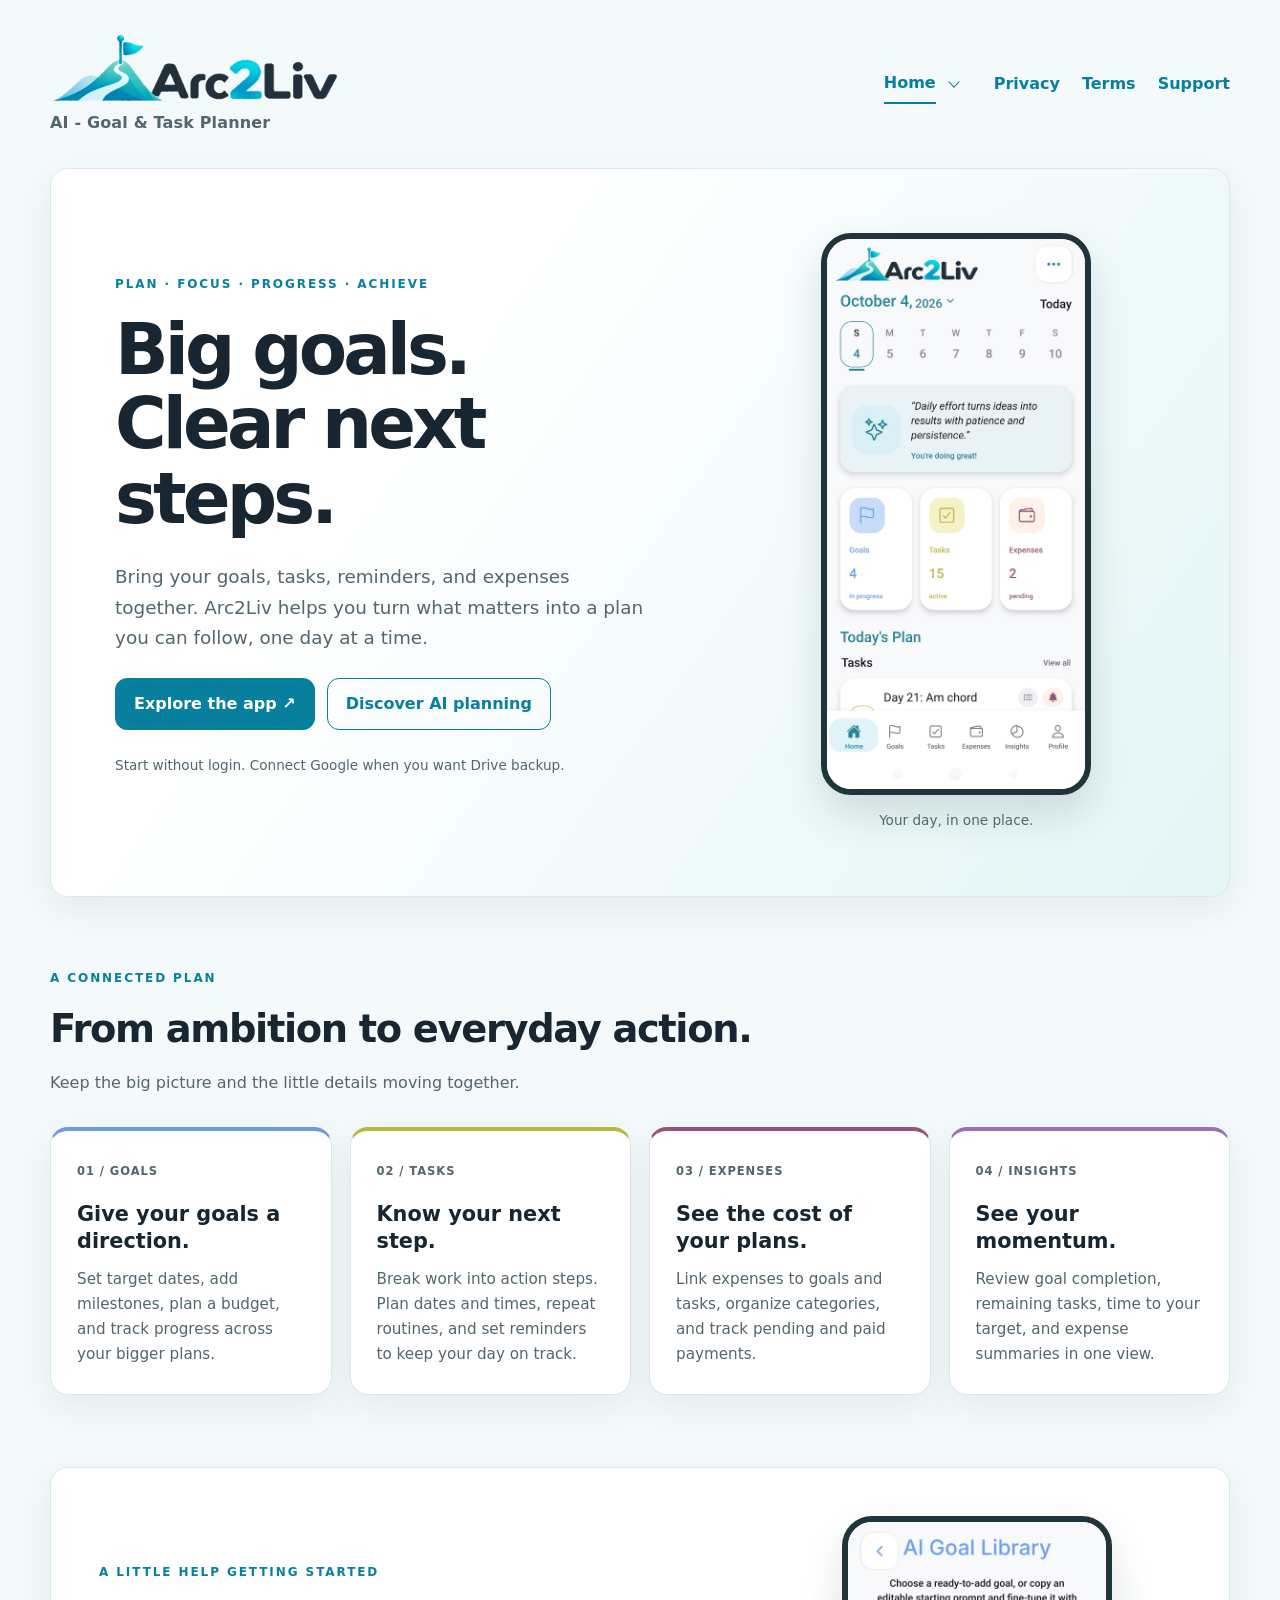
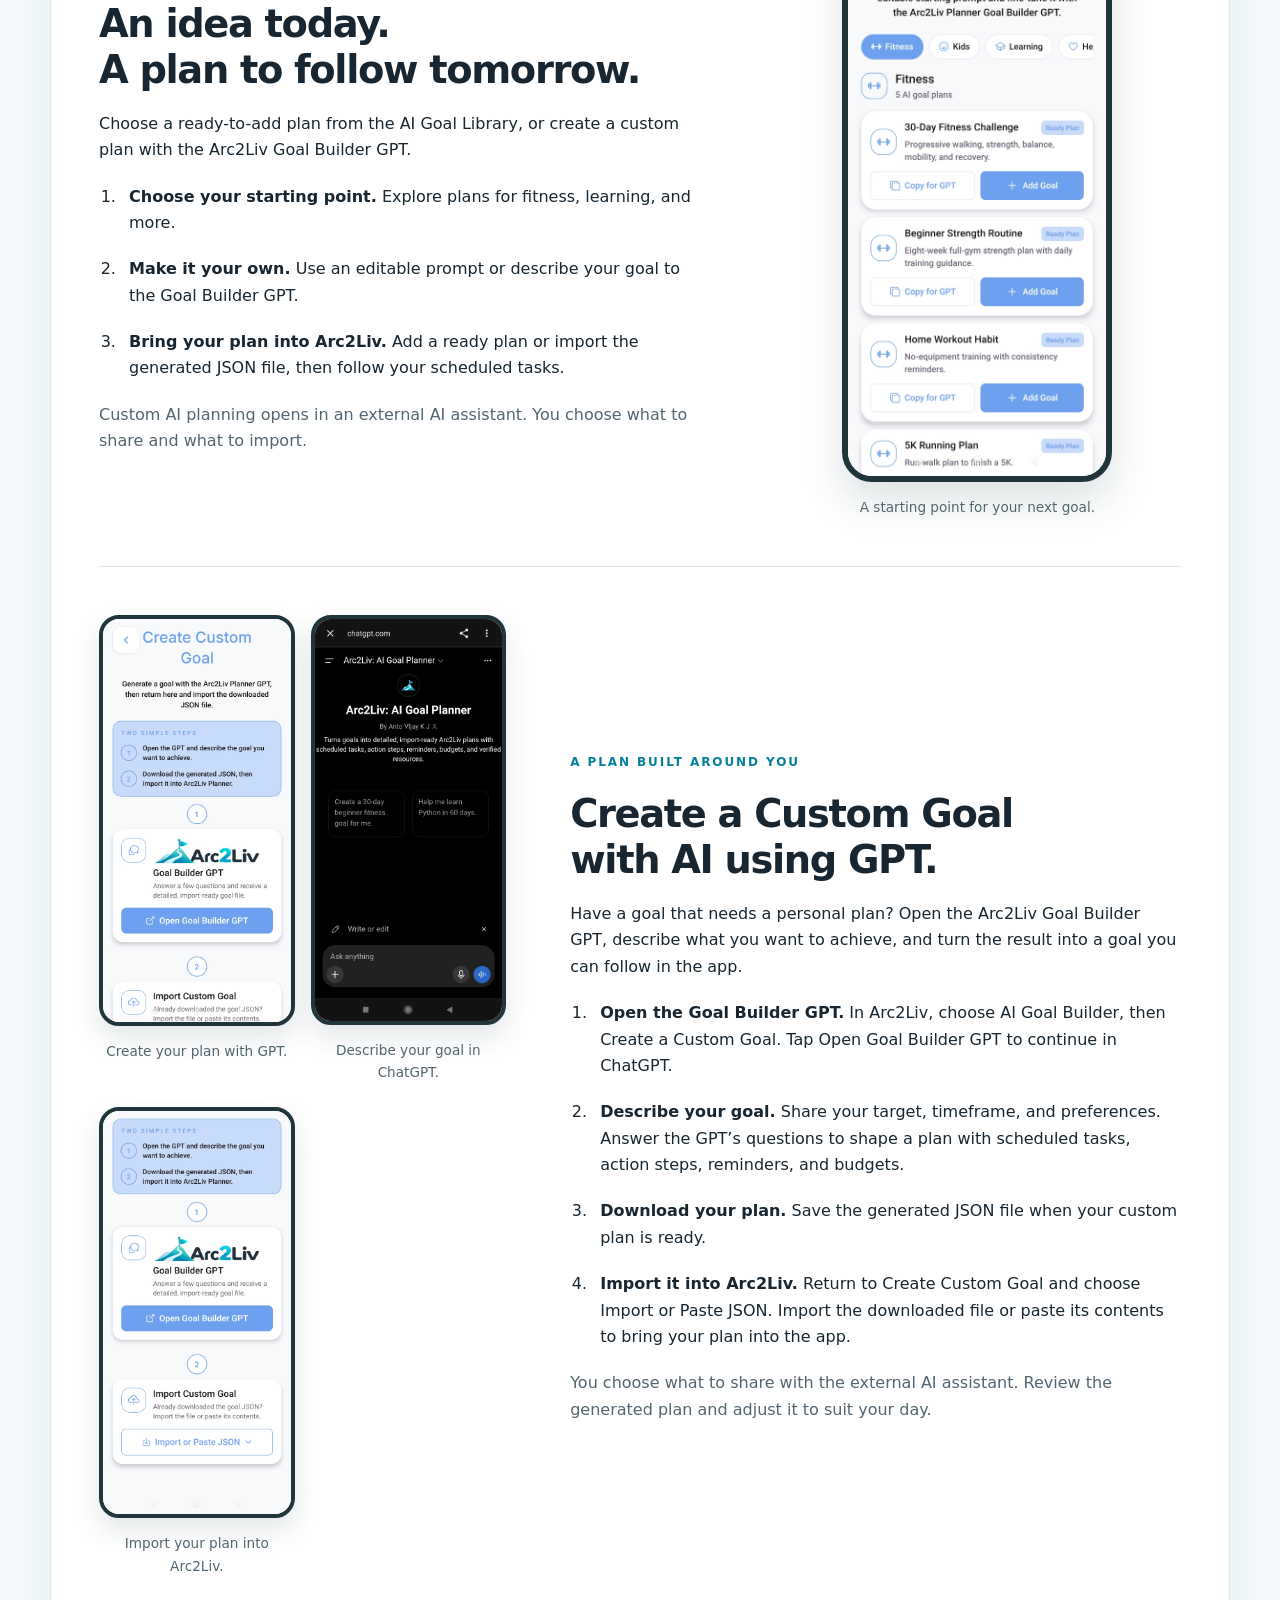
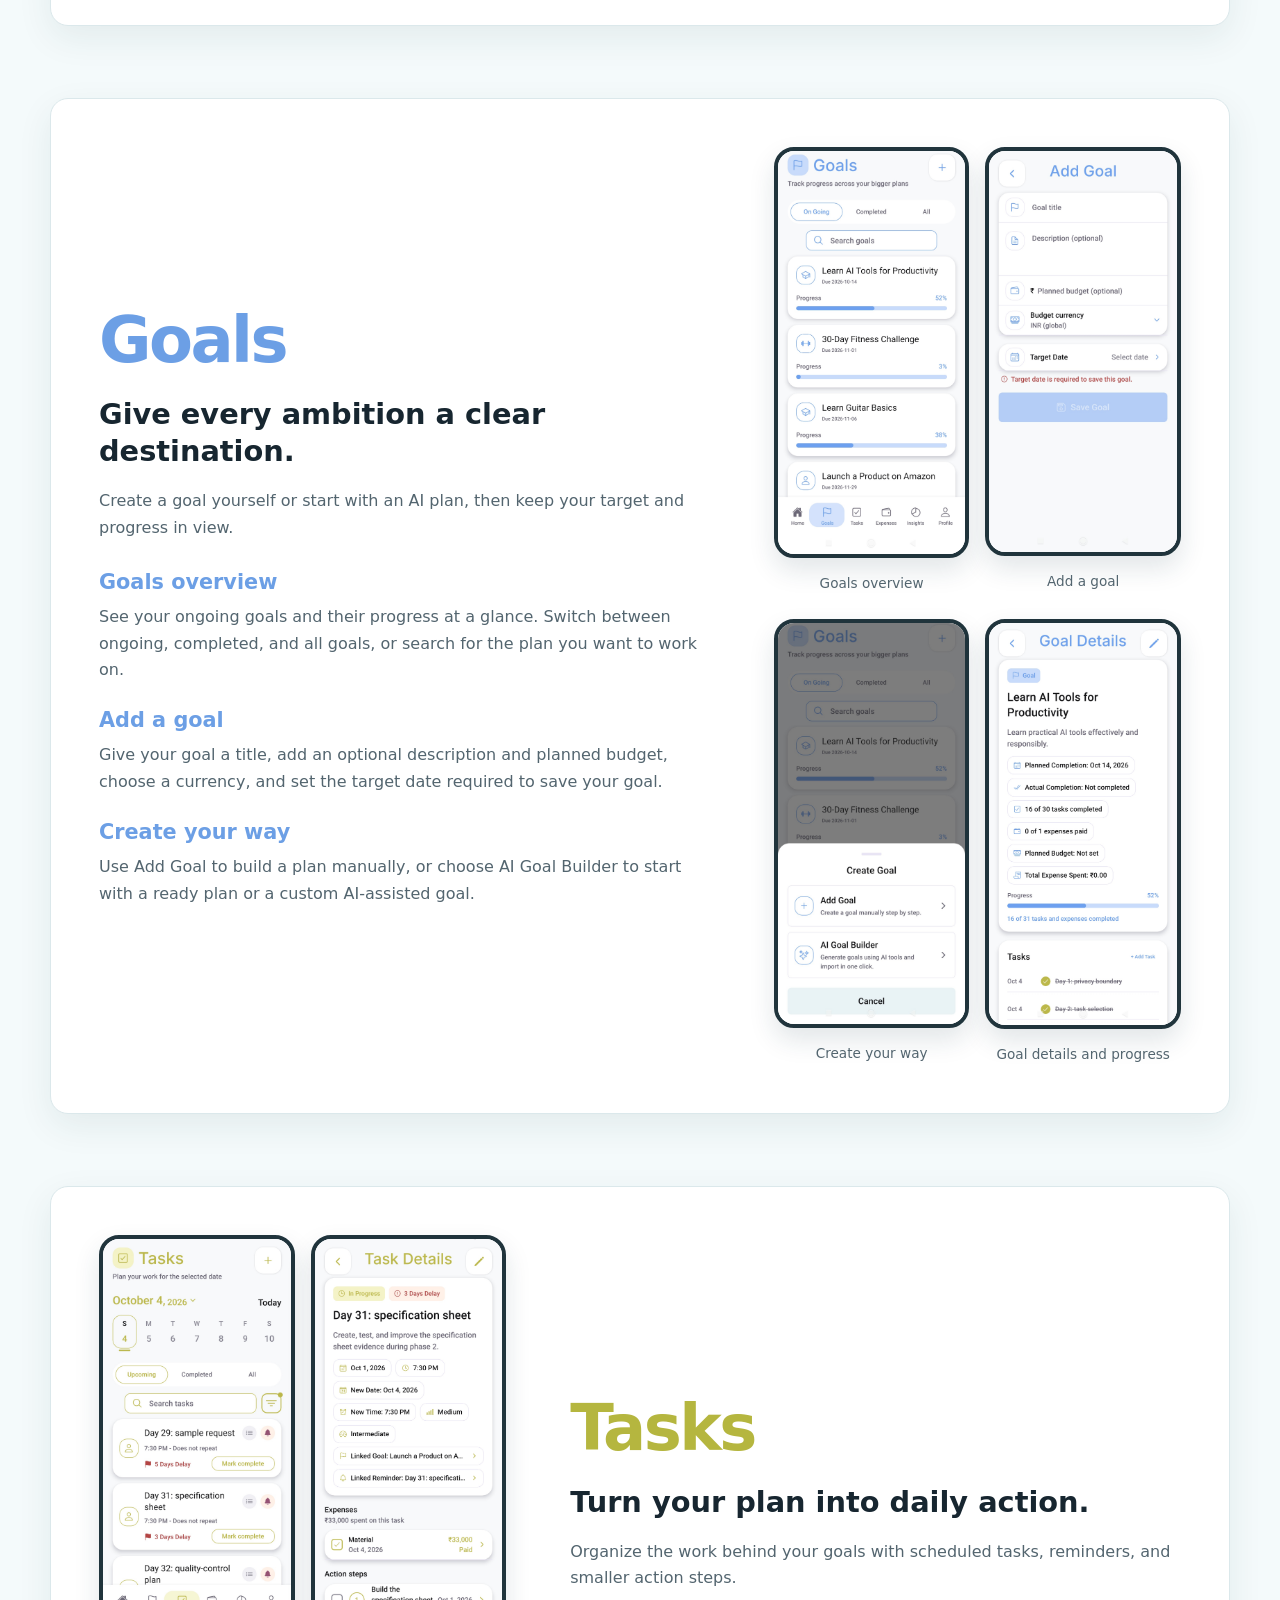
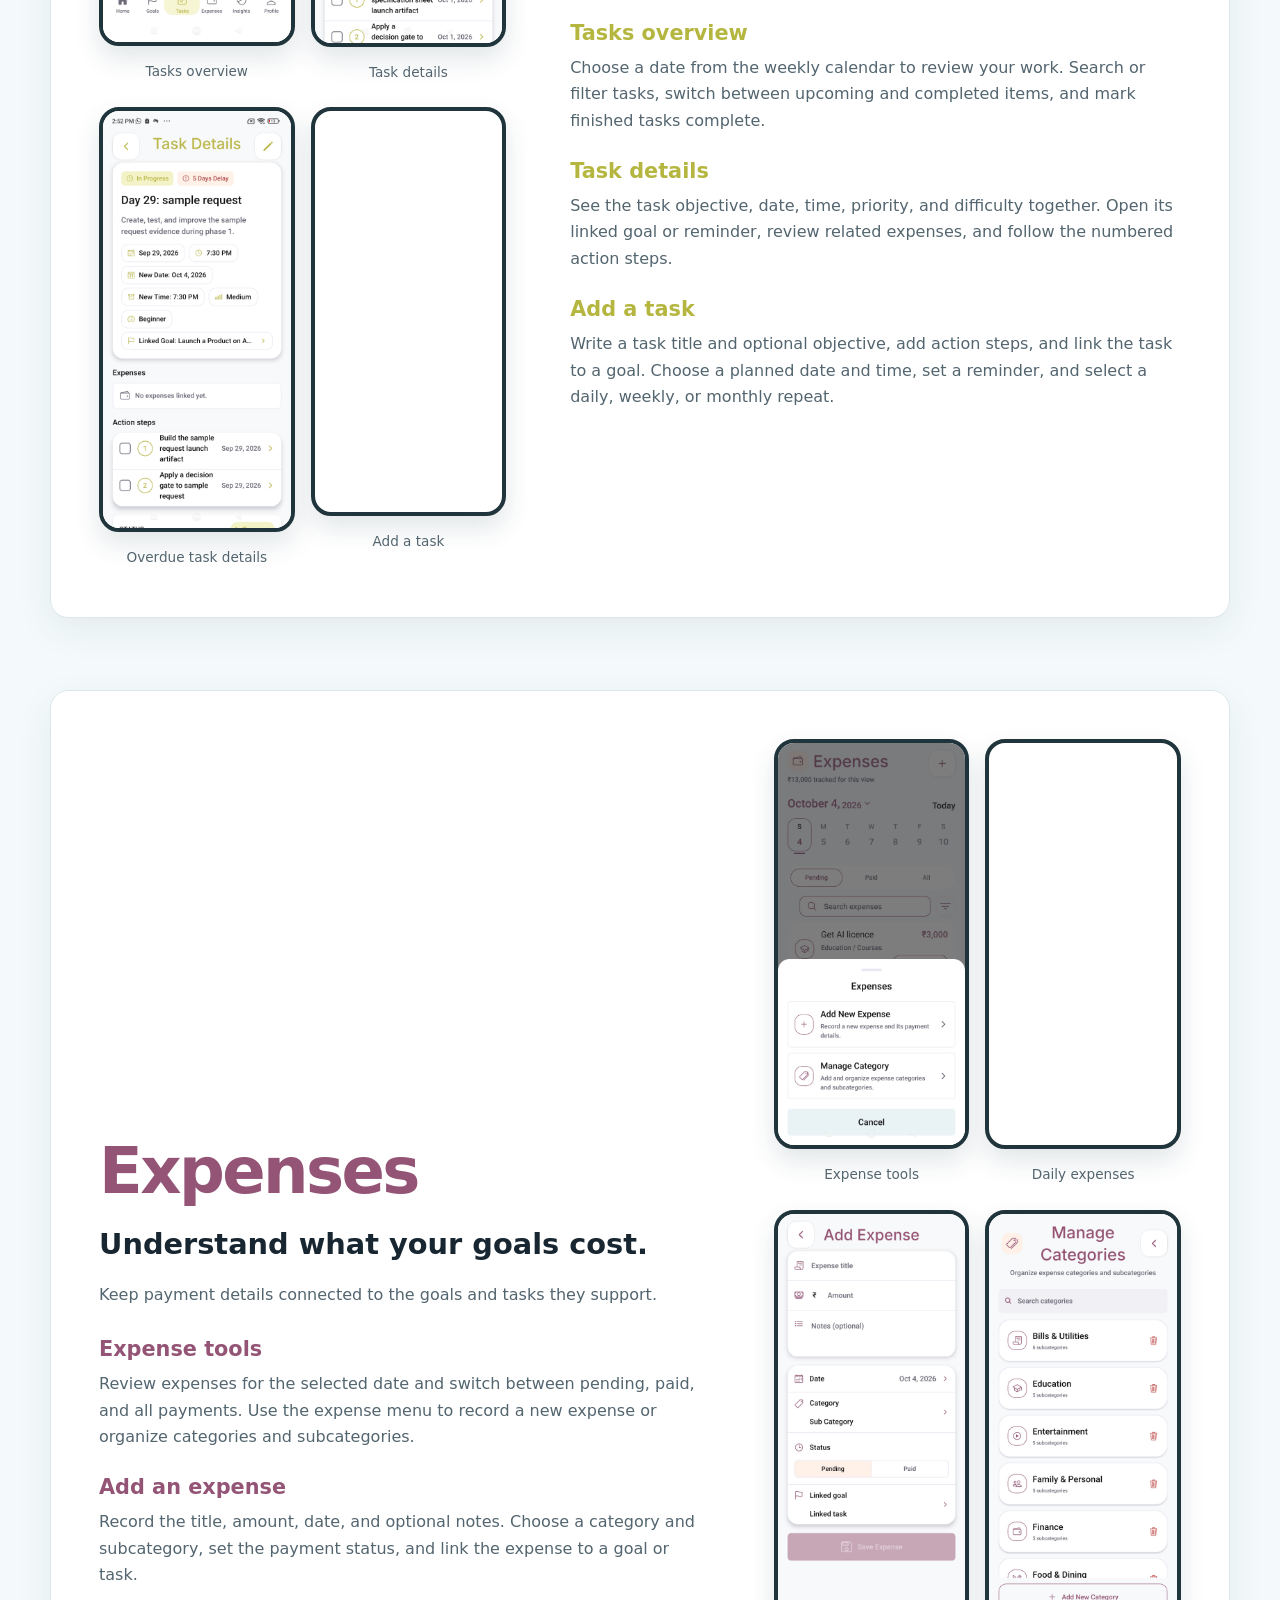
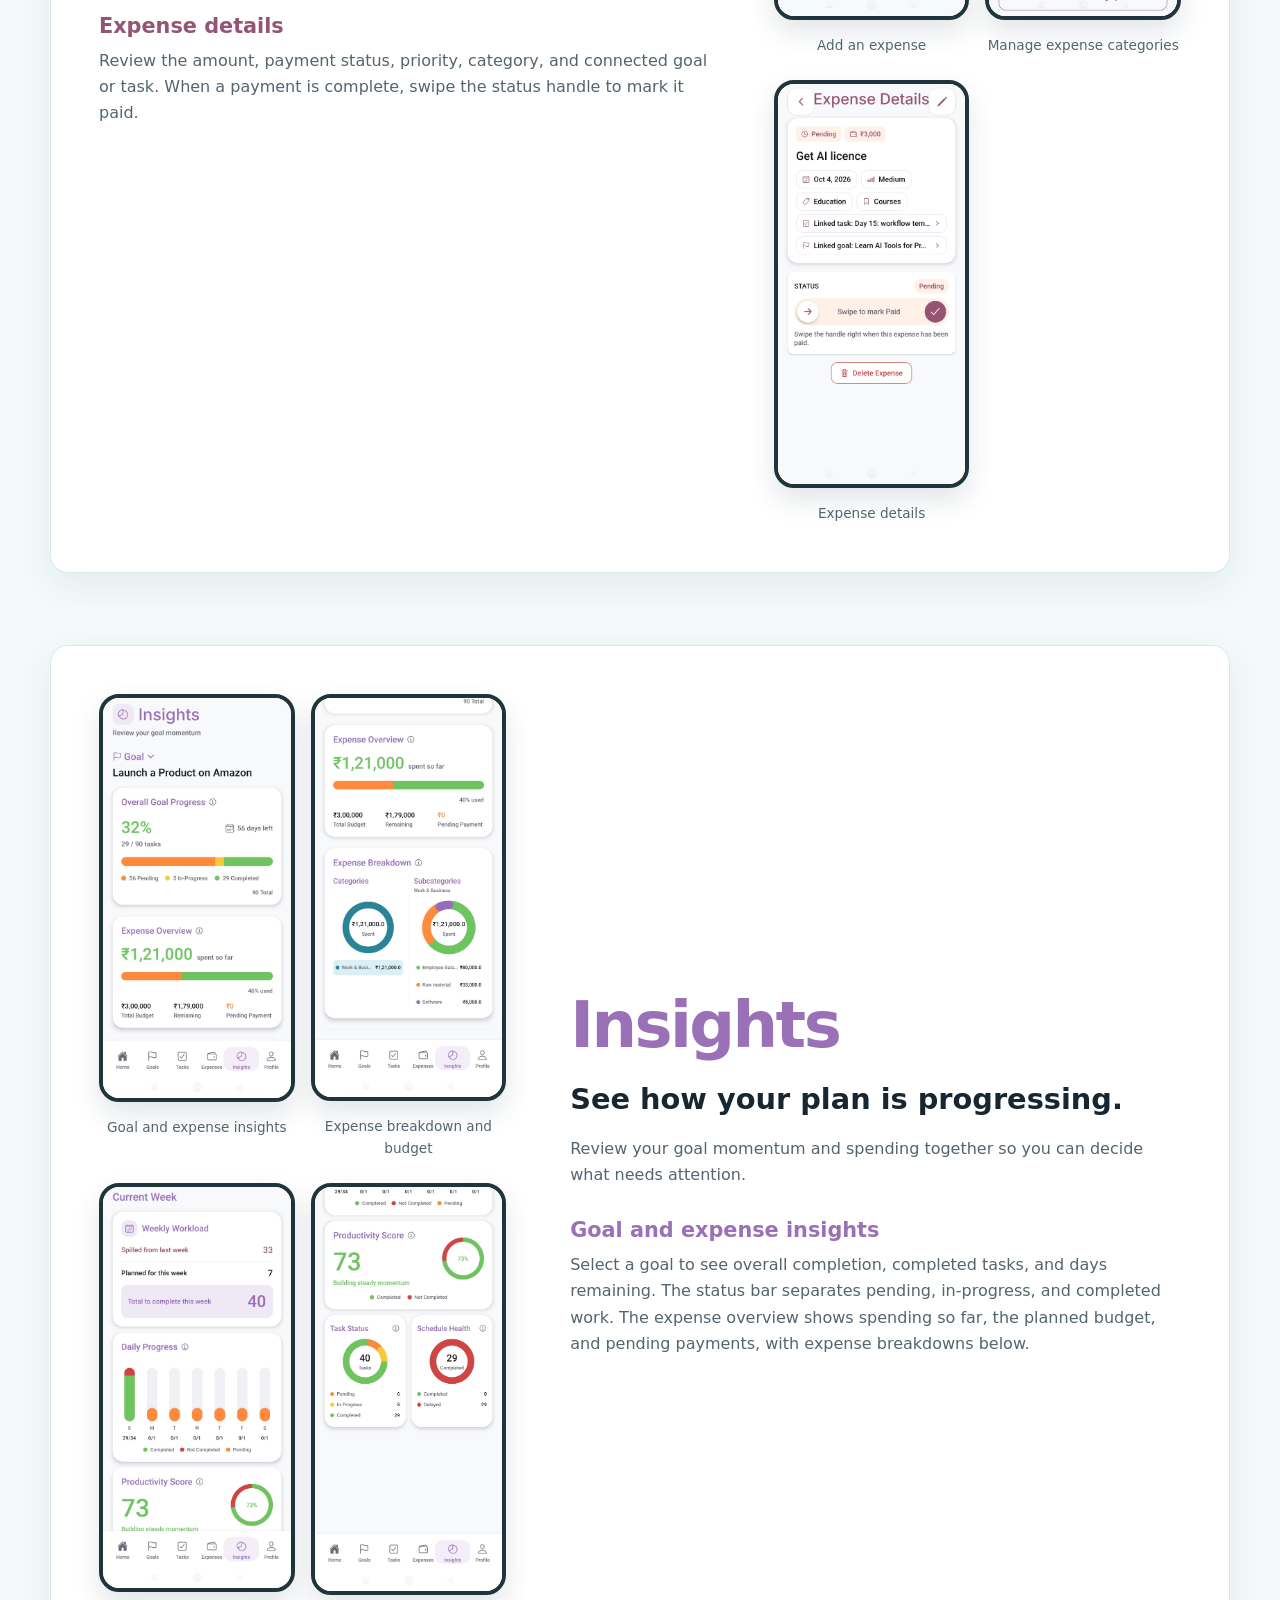
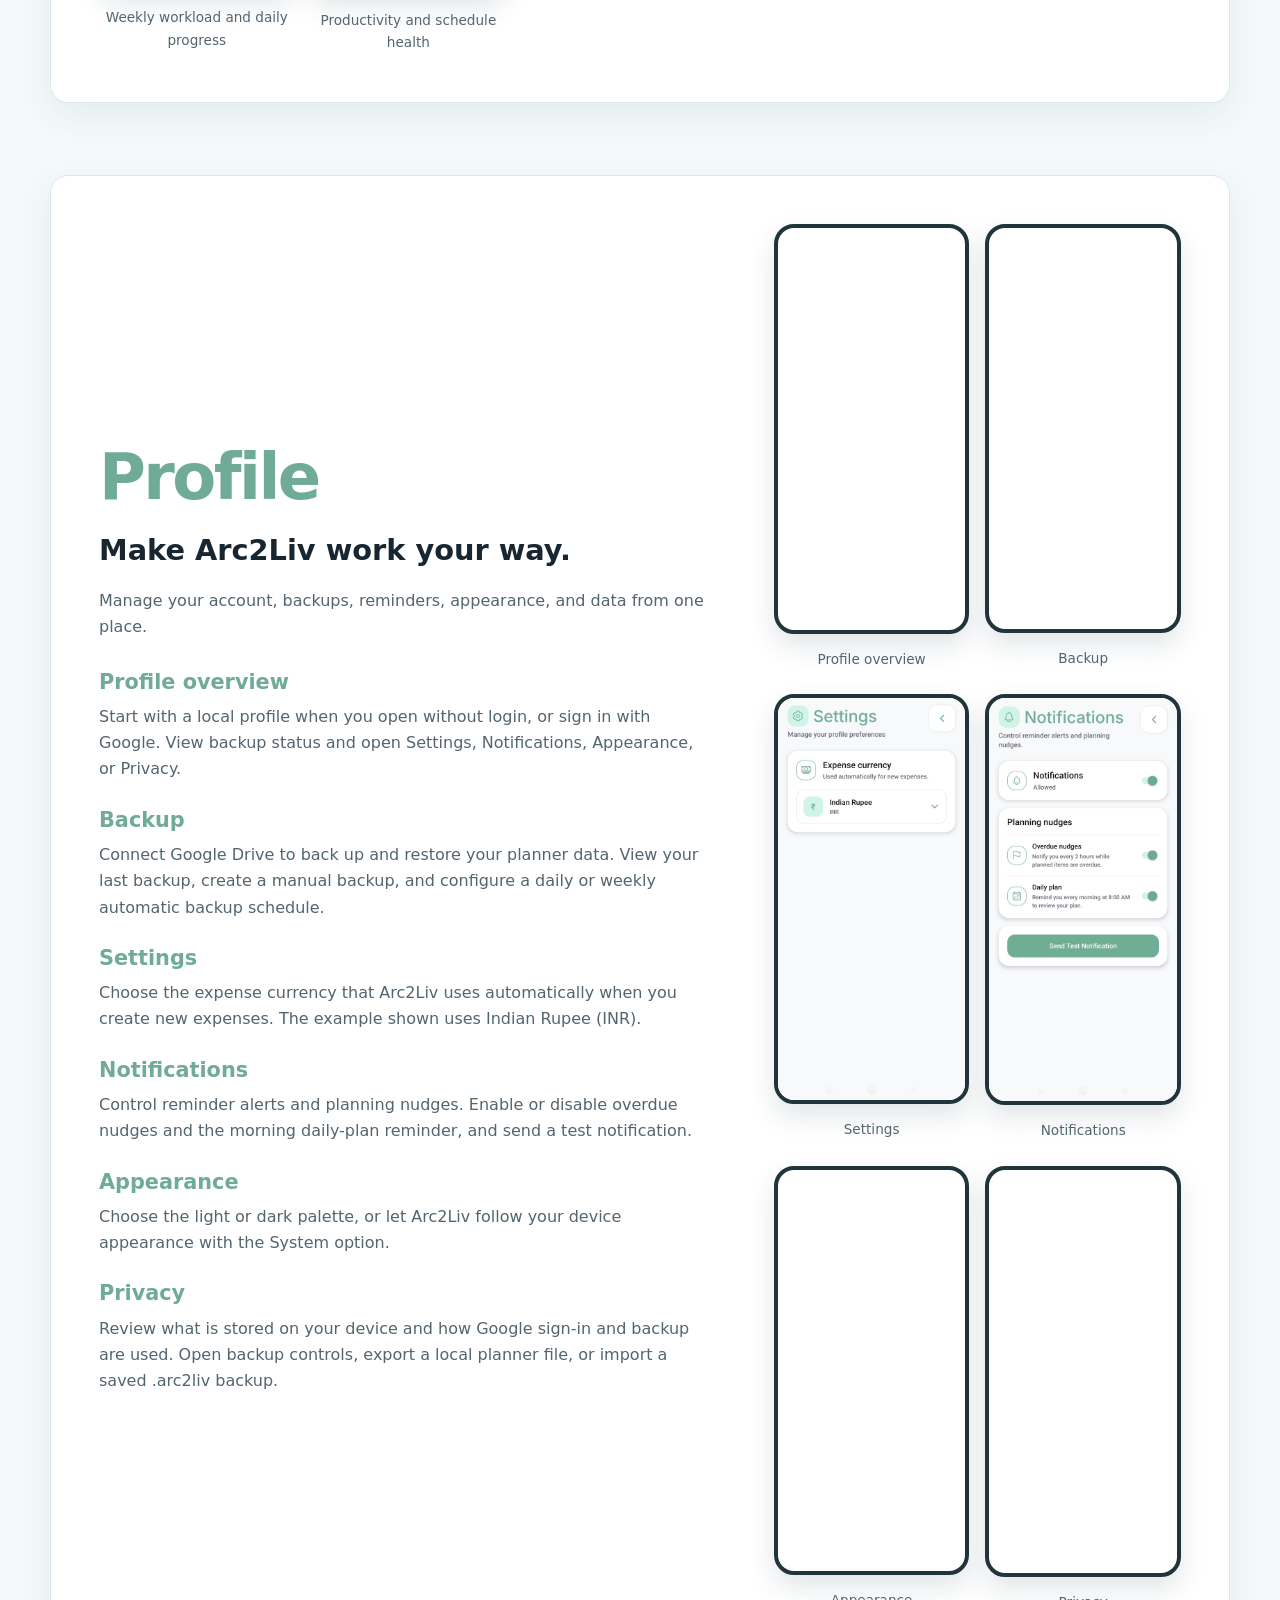
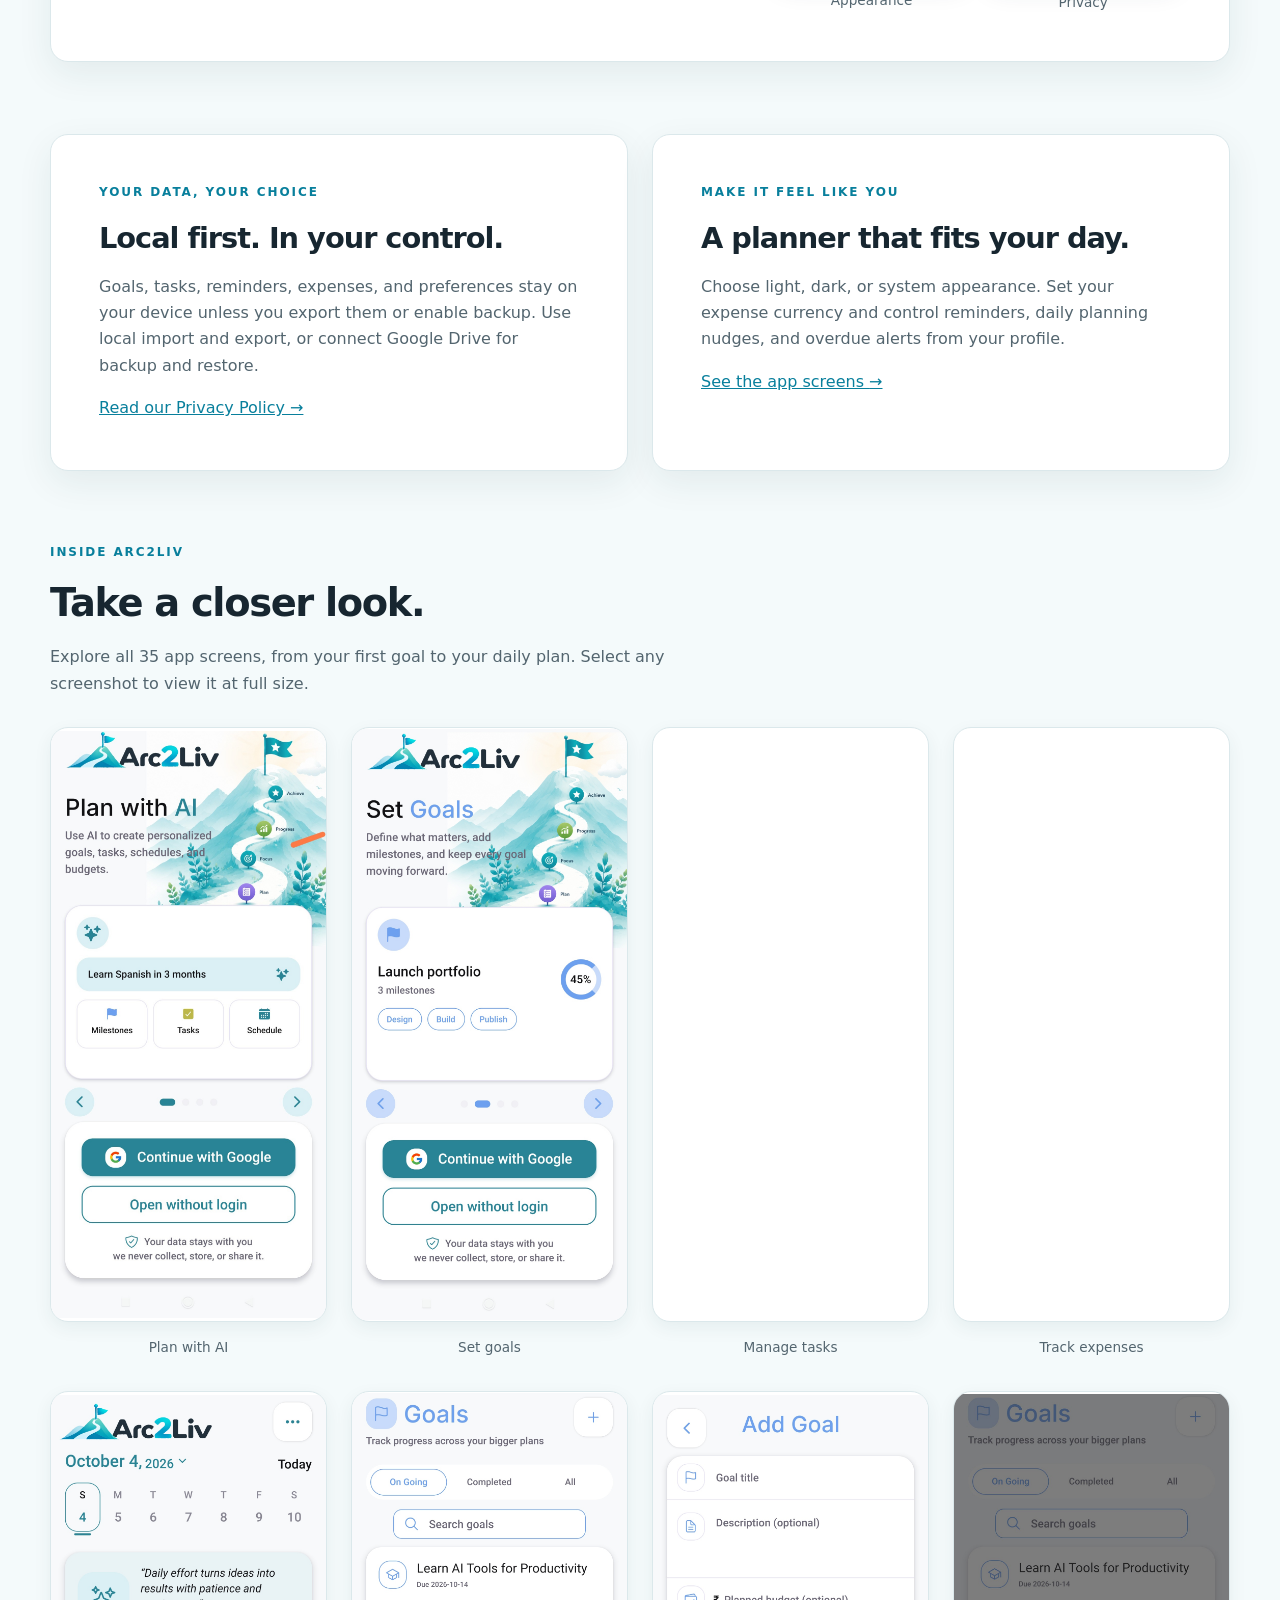
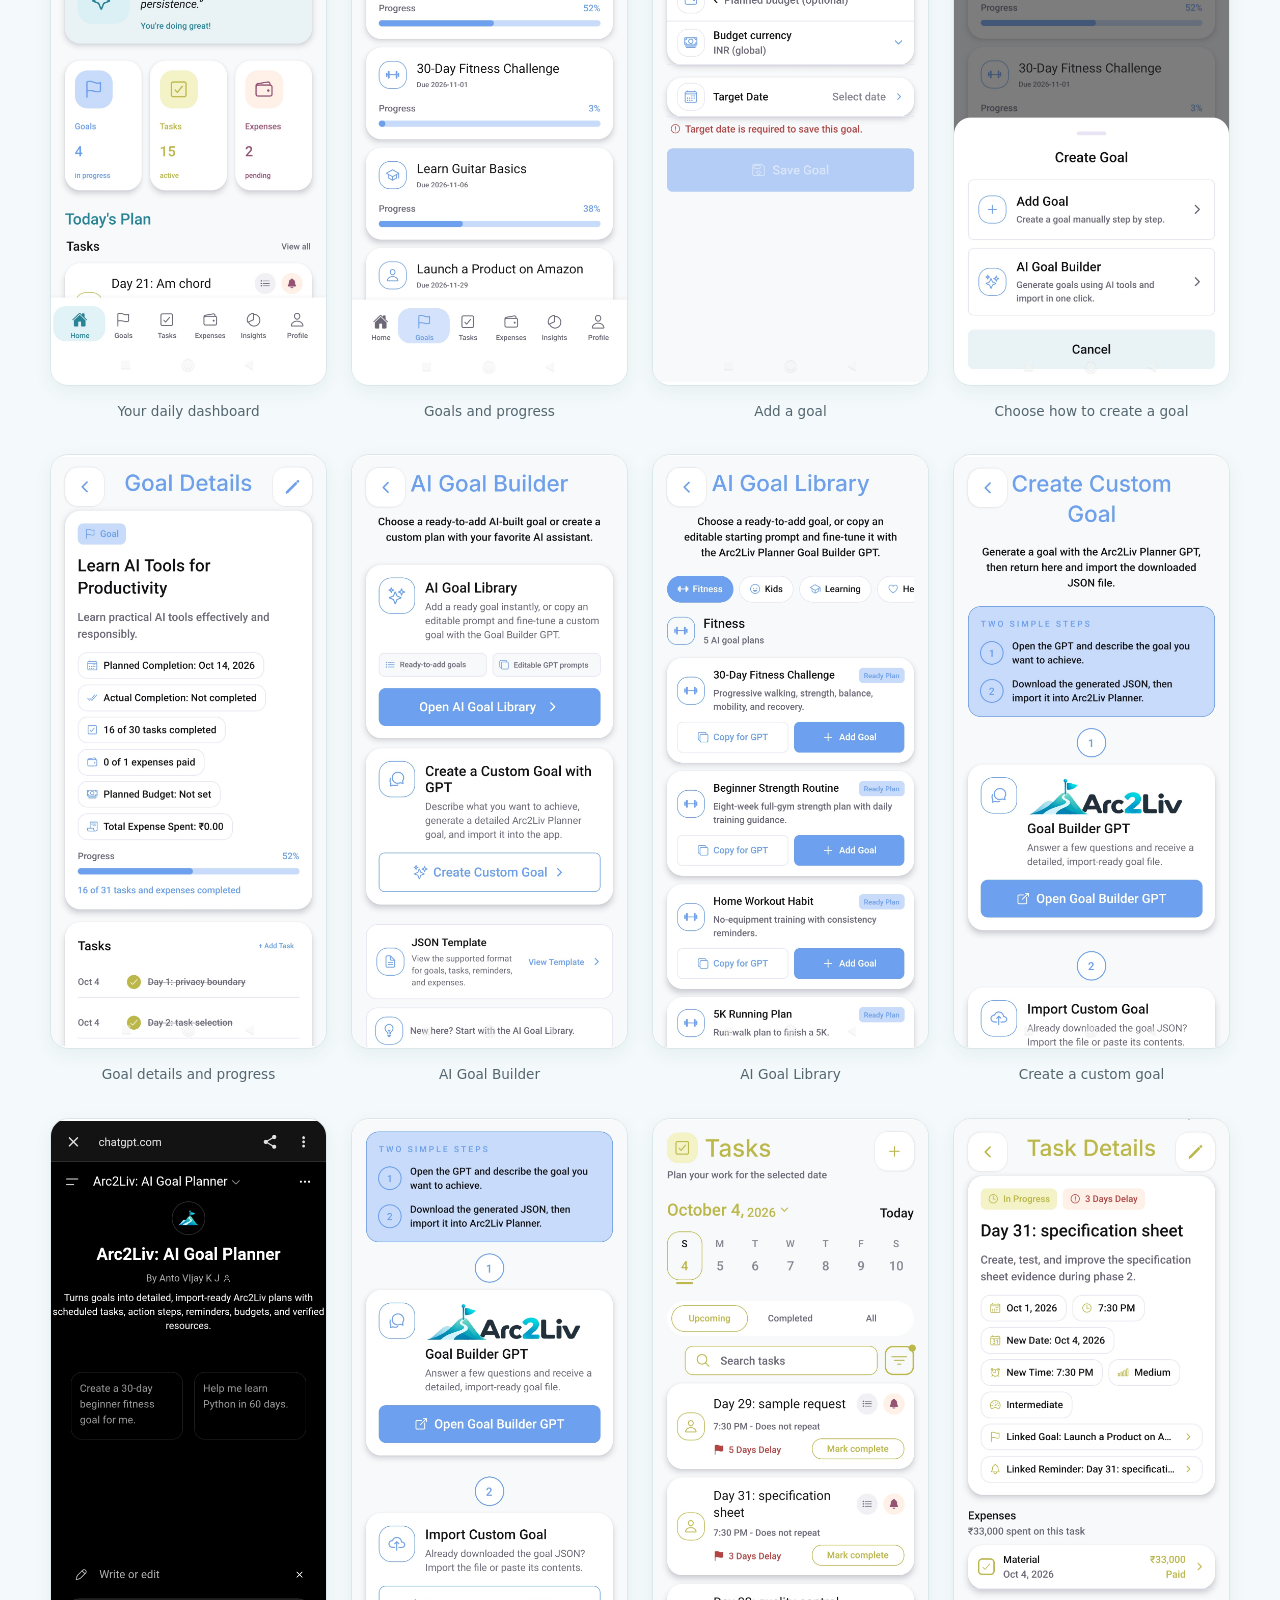
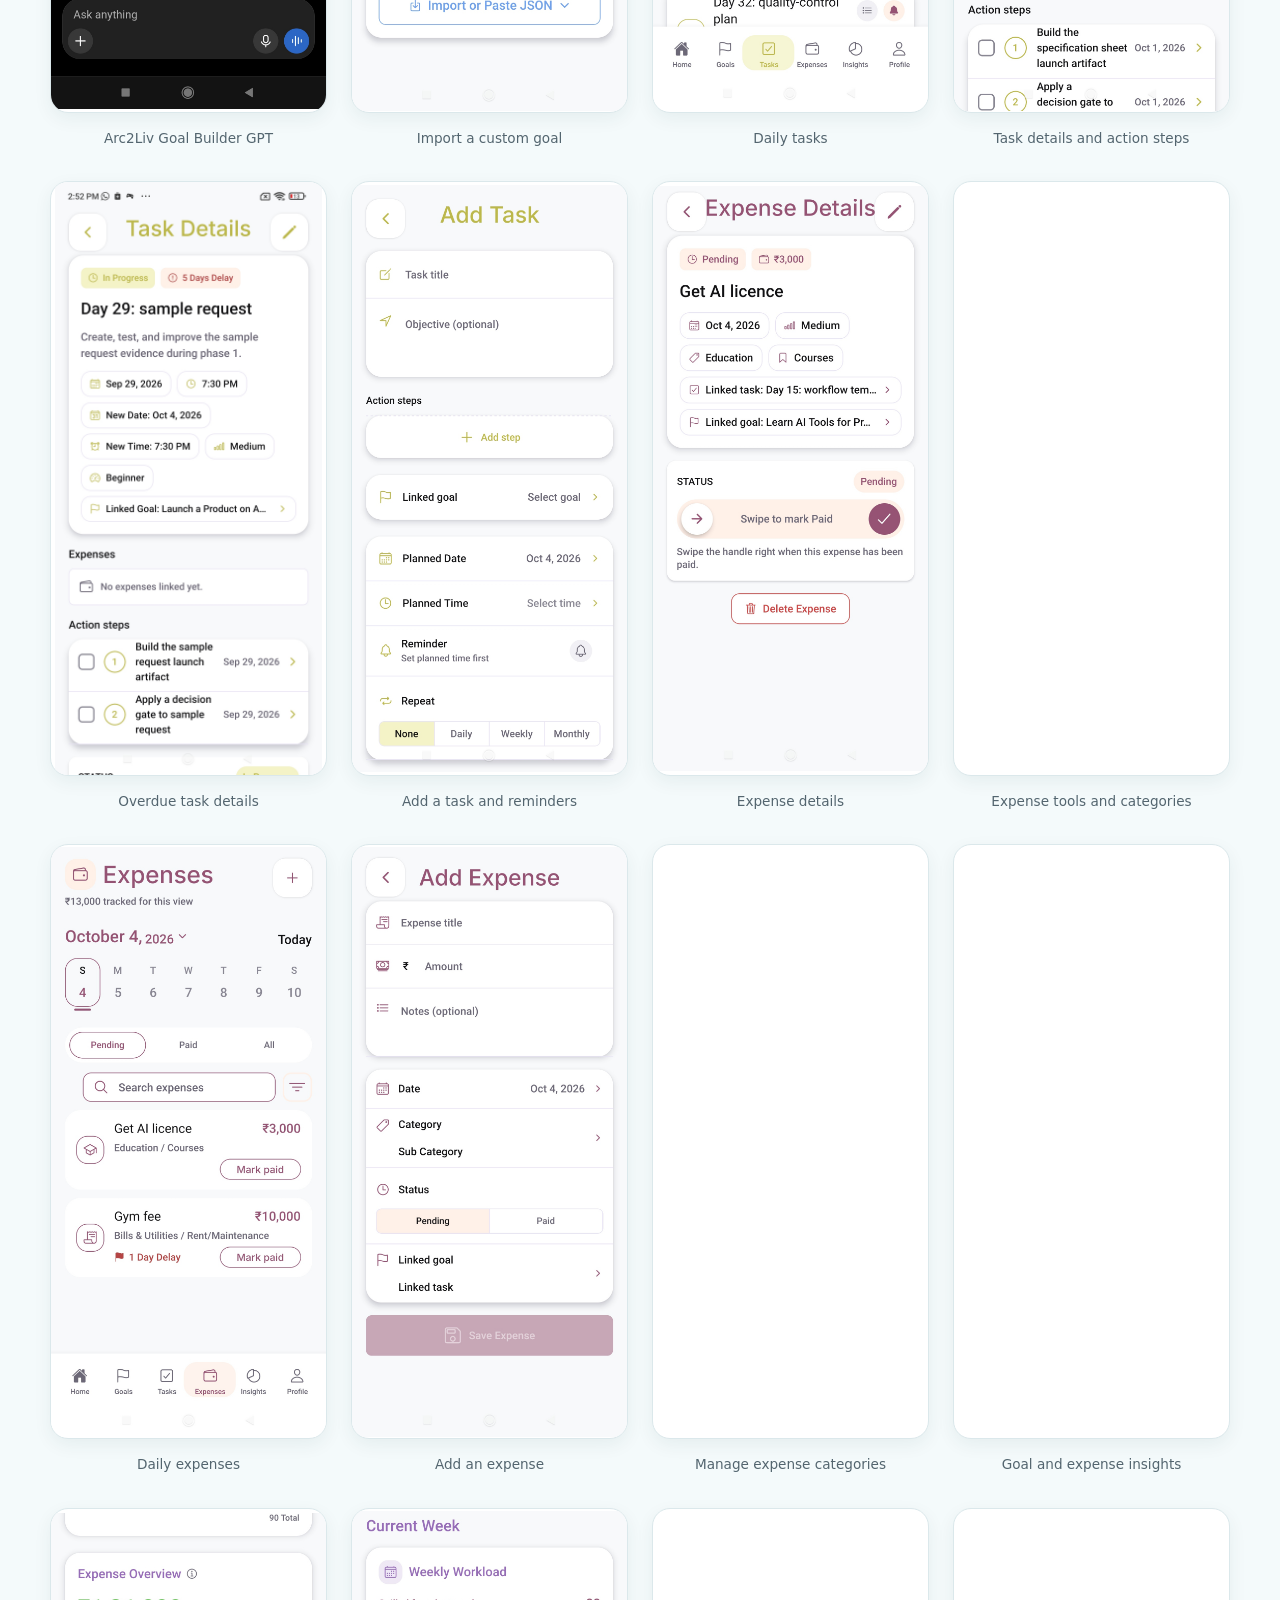
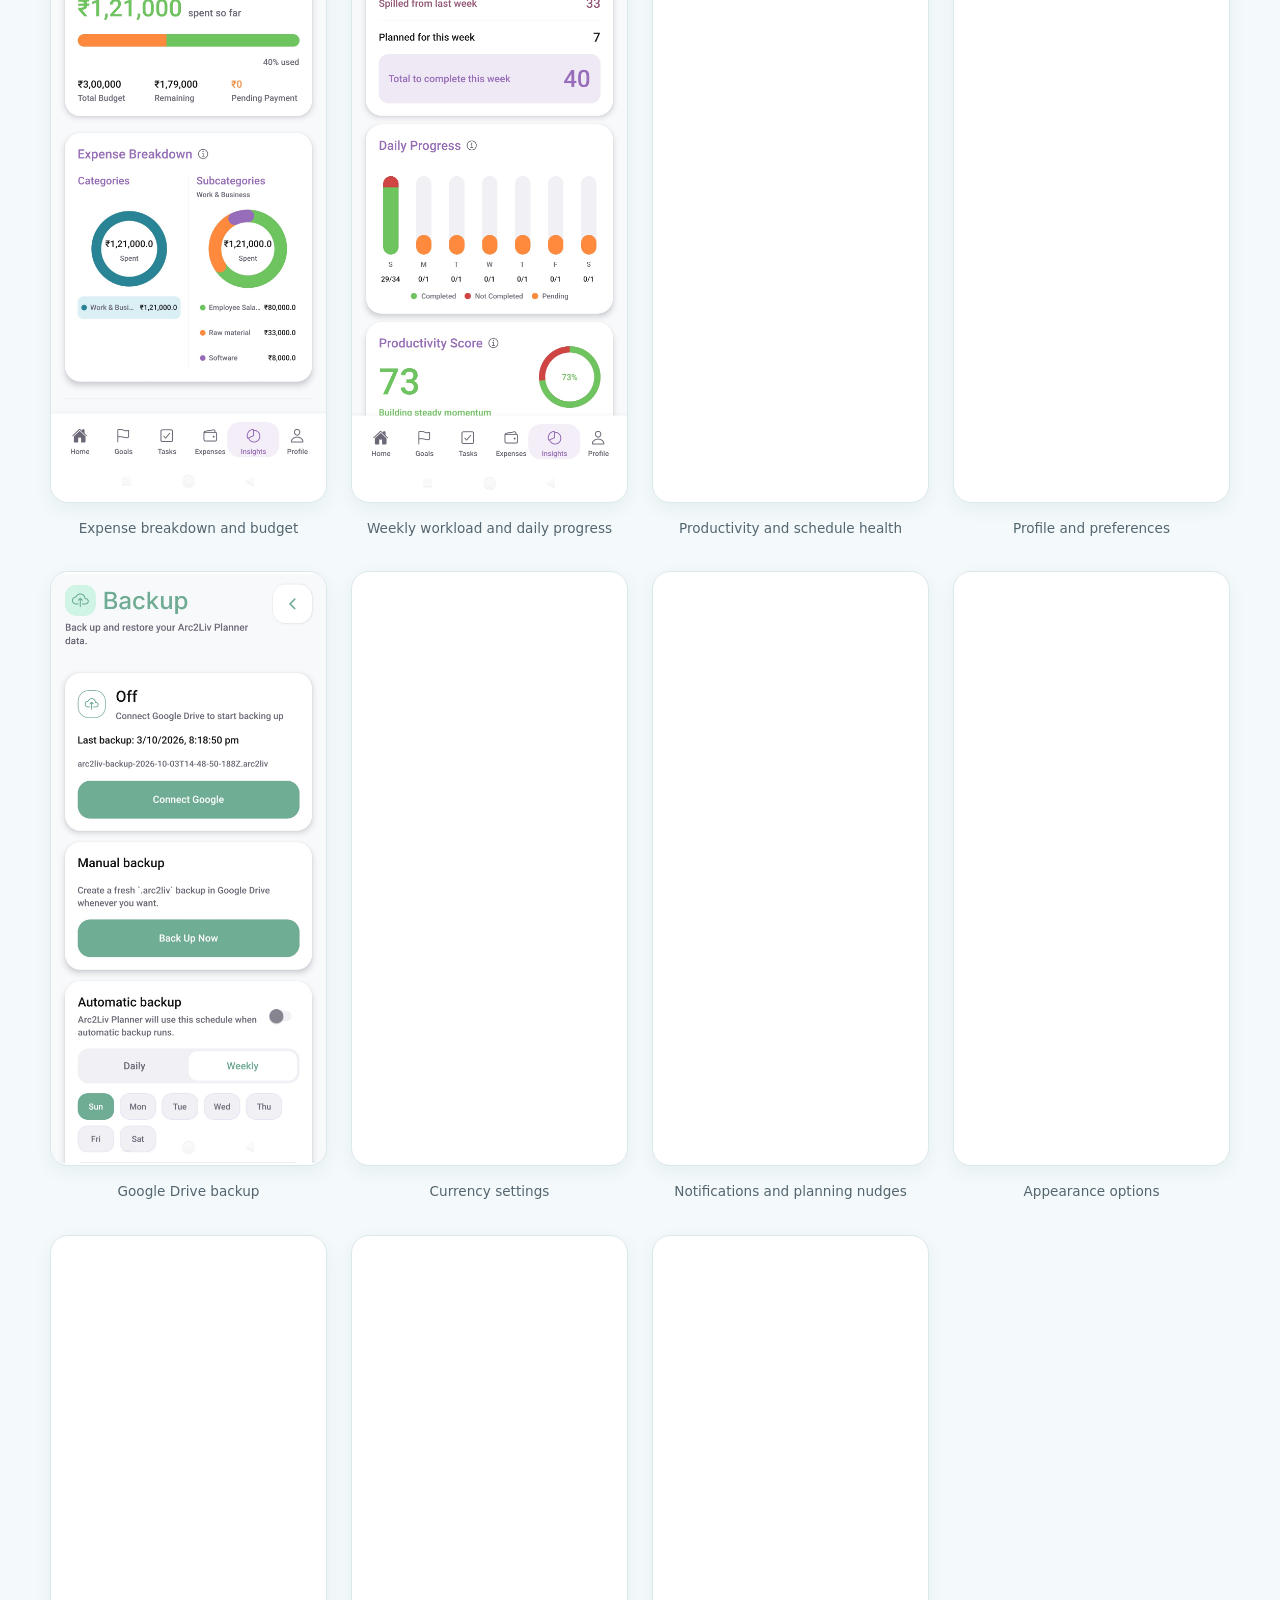
<file: home/index.html>
<!doctype html>
<html lang="en">
<head>
  <meta charset="utf-8">
  <meta name="viewport" content="width=device-width, initial-scale=1">
  <meta name="description" content="Meet Arc2Liv: AI Goal Planner. Organize goals, daily tasks, reminders, and expenses with AI-assisted plans and local-first data controls.">
  <title>Arc2Liv | AI Goal &amp; Task Planner</title>
  <link rel="stylesheet" href="../assets/site.css">
  <script src="../assets/navigation.js" defer></script>
</head>
<body class="home">
  <a class="skip-link" href="#main-content">Skip to content</a>
  <main id="main-content">
    <div class="home-header">
      <header class="brand"><a href="../" aria-label="Arc2Liv home"><img src="../assets/arc2liv-logo.png" alt="Arc2Liv"><p>AI - Goal &amp; Task Planner</p></a></header>
      <nav class="home-nav" aria-label="Main navigation">
        <div class="home-menu-group">
          <a href="../" aria-current="page">Home</a>
          <details class="home-dropdown">
            <summary aria-label="Home sections"><span aria-hidden="true">▾</span></summary>
            <div class="home-dropdown-links">
              <a href="../#features">Features</a>
              <a href="../#screenshots">Screenshots</a>
            </div>
          </details>
        </div>
        <a href="../privacy/">Privacy</a>
        <a href="../terms/">Terms</a>
        <a href="../support/">Support</a>
      </nav>
    </div>
    <section class="card hero" aria-labelledby="hero-title">
      <div class="hero-copy">
        <p class="eyebrow">PLAN · FOCUS · PROGRESS · ACHIEVE</p>
        <h1 id="hero-title">Big goals.<br>Clear next steps.</h1>
        <p class="hero-description">Bring your goals, tasks, reminders, and expenses together. Arc2Liv helps you turn what matters into a plan you can follow, one day at a time.</p>
        <nav class="links" aria-label="Explore the app"><a class="primary-link" href="#screenshots">Explore the app <span aria-hidden="true">↗</span></a><a href="#ai-planning">Discover AI planning</a></nav>
        <p class="hero-note">Start without login. Connect Google when you want Drive backup.</p>
      </div>
      <figure class="hero-phone"><img src="../assets/appScreenshots/finalScreenshots/daily-dashboard.jpg" alt="Arc2Liv home dashboard with a weekly calendar, goal, task, and expense summaries, and today's plan" width="1080" height="2302" fetchpriority="high"><figcaption>Your day, in one place.</figcaption></figure>
    </section>
    <section id="features" class="home-section" aria-labelledby="features-title">
      <p class="eyebrow">A CONNECTED PLAN</p><h2 id="features-title">From ambition to everyday action.</h2><p class="section-intro">Keep the big picture and the little details moving together.</p>
      <div class="feature-grid">
        <article class="card feature goal"><span class="feature-label">01 / GOALS</span><h3>Give your goals a direction.</h3><p>Set target dates, add milestones, plan a budget, and track progress across your bigger plans.</p></article>
        <article class="card feature task"><span class="feature-label">02 / TASKS</span><h3>Know your next step.</h3><p>Break work into action steps. Plan dates and times, repeat routines, and set reminders to keep your day on track.</p></article>
        <article class="card feature expense"><span class="feature-label">03 / EXPENSES</span><h3>See the cost of your plans.</h3><p>Link expenses to goals and tasks, organize categories, and track pending and paid payments.</p></article>
        <article class="card feature insight"><span class="feature-label">04 / INSIGHTS</span><h3>See your momentum.</h3><p>Review goal completion, remaining tasks, time to your target, and expense summaries in one view.</p></article>
      </div>
    </section>
    <section id="ai-planning" class="card home-section ai-planning-group" aria-labelledby="ai-title">
      <div class="ai-section">
      <div><p class="eyebrow">A LITTLE HELP GETTING STARTED</p><h2 id="ai-title">An idea today.<br>A plan to follow tomorrow.</h2><p>Choose a ready-to-add plan from the AI Goal Library, or create a custom plan with the Arc2Liv Goal Builder GPT.</p><ol class="steps"><li><strong>Choose your starting point.</strong> Explore plans for fitness, learning, and more.</li><li><strong>Make it your own.</strong> Use an editable prompt or describe your goal to the Goal Builder GPT.</li><li><strong>Bring your plan into Arc2Liv.</strong> Add a ready plan or import the generated JSON file, then follow your scheduled tasks.</li></ol><p class="meta">Custom AI planning opens in an external AI assistant. You choose what to share and what to import.</p></div>
      <figure class="detail-phone"><img src="../assets/appScreenshots/finalScreenshots/ai-goal-library.jpg" alt="AI Goal Library showing ready-to-add fitness plans and editable GPT prompts" loading="lazy" decoding="async" width="1080" height="2319"><figcaption>A starting point for your next goal.</figcaption></figure>
      </div>
      <div class="walkthrough walkthrough-reverse custom-ai-row" aria-labelledby="custom-ai-title">
        <div class="walkthrough-copy">
          <p class="eyebrow">A PLAN BUILT AROUND YOU</p>
          <h2 id="custom-ai-title">Create a Custom Goal<br>with AI using GPT.</h2>
          <p>Have a goal that needs a personal plan? Open the Arc2Liv Goal Builder GPT, describe what you want to achieve, and turn the result into a goal you can follow in the app.</p>
          <ol class="steps">
            <li><strong>Open the Goal Builder GPT.</strong> In Arc2Liv, choose AI Goal Builder, then Create a Custom Goal. Tap Open Goal Builder GPT to continue in ChatGPT.</li>
            <li><strong>Describe your goal.</strong> Share your target, timeframe, and preferences. Answer the GPT’s questions to shape a plan with scheduled tasks, action steps, reminders, and budgets.</li>
            <li><strong>Download your plan.</strong> Save the generated JSON file when your custom plan is ready.</li>
            <li><strong>Import it into Arc2Liv.</strong> Return to Create Custom Goal and choose Import or Paste JSON. Import the downloaded file or paste its contents to bring your plan into the app.</li>
          </ol>
          <p class="meta">You choose what to share with the external AI assistant. Review the generated plan and adjust it to suit your day.</p>
        </div>
        <div class="walkthrough-images" aria-label="Custom AI goal creation and import screenshots">
          <figure><a href="../assets/appScreenshots/finalScreenshots/create-custom-goal.jpg" target="_blank" rel="noopener" aria-label="View full screenshot: Create Custom Goal with GPT"><img src="../assets/appScreenshots/finalScreenshots/create-custom-goal.jpg" alt="Create Custom Goal page explaining how to open the Arc2Liv Goal Builder GPT" loading="lazy" decoding="async" width="1080" height="2318"></a><figcaption>Create your plan with GPT.</figcaption></figure>
          <figure><a href="../assets/appScreenshots/finalScreenshots/goal-builder-gpt.jpg" target="_blank" rel="noopener" aria-label="View full screenshot: Arc2Liv Goal Builder GPT in ChatGPT"><img src="../assets/appScreenshots/finalScreenshots/goal-builder-gpt.jpg" alt="Arc2Liv AI Goal Planner GPT on ChatGPT with sample fitness and Python learning prompts" loading="lazy" decoding="async" width="1080" height="2312"></a><figcaption>Describe your goal in ChatGPT.</figcaption></figure>
          <figure><a href="../assets/appScreenshots/finalScreenshots/import-custom-goal.jpg" target="_blank" rel="noopener" aria-label="View full screenshot: Import your custom goal"><img src="../assets/appScreenshots/finalScreenshots/import-custom-goal.jpg" alt="Custom goal page showing the Goal Builder GPT and Import or Paste JSON controls" loading="lazy" decoding="async" width="1080" height="2321"></a><figcaption>Import your plan into Arc2Liv.</figcaption></figure>
        </div>
      </div>
    </section>
    <section id="goals" class="card home-section walkthrough walkthrough-goals" aria-labelledby="goals-title">
      <div class="walkthrough-copy">
        <h2 id="goals-title" class="walkthrough-title">Goals</h2>
        <p class="walkthrough-subtitle">Give every ambition a clear destination.</p>
        <p class="section-intro">Create a goal yourself or start with an AI plan, then keep your target and progress in view.</p>
        <div class="walkthrough-explanations">
          <div><h3>Goals overview</h3><p>See your ongoing goals and their progress at a glance. Switch between ongoing, completed, and all goals, or search for the plan you want to work on.</p></div>
<div><h3>Add a goal</h3><p>Give your goal a title, add an optional description and planned budget, choose a currency, and set the target date required to save your goal.</p></div>
<div><h3>Create your way</h3><p>Use Add Goal to build a plan manually, or choose AI Goal Builder to start with a ready plan or a custom AI-assisted goal.</p></div>
        </div>
      </div>
      <div class="walkthrough-images" aria-label="Goals page screenshots">
        <figure><a href="../assets/appScreenshots/finalScreenshots/goals-overview.jpg" target="_blank" rel="noopener" aria-label="View full screenshot: Goals overview"><img src="../assets/appScreenshots/finalScreenshots/goals-overview.jpg" alt="Arc2Liv Goals overview page" loading="lazy" decoding="async" width="1080" height="2319"></a><figcaption>Goals overview</figcaption></figure>
<figure><a href="../assets/appScreenshots/finalScreenshots/add-goal.jpg" target="_blank" rel="noopener" aria-label="View full screenshot: Add a goal"><img src="../assets/appScreenshots/finalScreenshots/add-goal.jpg" alt="Arc2Liv Add a goal page" loading="lazy" decoding="async" width="1080" height="2305"></a><figcaption>Add a goal</figcaption></figure>
<figure><a href="../assets/appScreenshots/finalScreenshots/create-goal-options.jpg" target="_blank" rel="noopener" aria-label="View full screenshot: Create your way"><img src="../assets/appScreenshots/finalScreenshots/create-goal-options.jpg" alt="Arc2Liv Create your way page" loading="lazy" decoding="async" width="1080" height="2312"></a><figcaption>Create your way</figcaption></figure>
<figure><a href="../assets/appScreenshots/finalScreenshots/goal-details.jpg" target="_blank" rel="noopener" aria-label="View full screenshot: Goal details and progress"><img src="../assets/appScreenshots/finalScreenshots/goal-details.jpg" alt="Arc2Liv app: Goal details and progress" loading="lazy" decoding="async" width="1080" height="2314"></a><figcaption>Goal details and progress</figcaption></figure>
      </div>
    </section>
    <section id="tasks" class="card home-section walkthrough walkthrough-tasks walkthrough-reverse" aria-labelledby="tasks-title">
      <div class="walkthrough-copy">
        <h2 id="tasks-title" class="walkthrough-title">Tasks</h2>
        <p class="walkthrough-subtitle">Turn your plan into daily action.</p>
        <p class="section-intro">Organize the work behind your goals with scheduled tasks, reminders, and smaller action steps.</p>
        <div class="walkthrough-explanations">
          <div><h3>Tasks overview</h3><p>Choose a date from the weekly calendar to review your work. Search or filter tasks, switch between upcoming and completed items, and mark finished tasks complete.</p></div>
<div><h3>Task details</h3><p>See the task objective, date, time, priority, and difficulty together. Open its linked goal or reminder, review related expenses, and follow the numbered action steps.</p></div>
<div><h3>Add a task</h3><p>Write a task title and optional objective, add action steps, and link the task to a goal. Choose a planned date and time, set a reminder, and select a daily, weekly, or monthly repeat.</p></div>
        </div>
      </div>
      <div class="walkthrough-images" aria-label="Tasks page screenshots">
        <figure><a href="../assets/appScreenshots/finalScreenshots/daily-tasks.jpg" target="_blank" rel="noopener" aria-label="View full screenshot: Tasks overview"><img src="../assets/appScreenshots/finalScreenshots/daily-tasks.jpg" alt="Arc2Liv Tasks overview page" loading="lazy" decoding="async" width="1080" height="2320"></a><figcaption>Tasks overview</figcaption></figure>
<figure><a href="../assets/appScreenshots/finalScreenshots/task-details.jpg" target="_blank" rel="noopener" aria-label="View full screenshot: Task details"><img src="../assets/appScreenshots/finalScreenshots/task-details.jpg" alt="Arc2Liv Task details page" loading="lazy" decoding="async" width="1080" height="2326"></a><figcaption>Task details</figcaption></figure>
<figure><a href="../assets/appScreenshots/finalScreenshots/overdue-task-details.jpg" target="_blank" rel="noopener" aria-label="View full screenshot: Overdue task details"><img src="../assets/appScreenshots/finalScreenshots/overdue-task-details.jpg" alt="Arc2Liv app: Overdue task details" loading="lazy" decoding="async" width="1080" height="2400"></a><figcaption>Overdue task details</figcaption></figure>
<figure><a href="../assets/appScreenshots/finalScreenshots/add-task.jpg" target="_blank" rel="noopener" aria-label="View full screenshot: Add a task"><img src="../assets/appScreenshots/finalScreenshots/add-task.jpg" alt="Arc2Liv Add a task page" loading="lazy" decoding="async" width="1080" height="2307"></a><figcaption>Add a task</figcaption></figure>
      </div>
    </section>
    <section id="expenses" class="card home-section walkthrough walkthrough-expenses" aria-labelledby="expenses-title">
      <div class="walkthrough-copy">
        <h2 id="expenses-title" class="walkthrough-title">Expenses</h2>
        <p class="walkthrough-subtitle">Understand what your goals cost.</p>
        <p class="section-intro">Keep payment details connected to the goals and tasks they support.</p>
        <div class="walkthrough-explanations">
          <div><h3>Expense tools</h3><p>Review expenses for the selected date and switch between pending, paid, and all payments. Use the expense menu to record a new expense or organize categories and subcategories.</p></div>
<div><h3>Add an expense</h3><p>Record the title, amount, date, and optional notes. Choose a category and subcategory, set the payment status, and link the expense to a goal or task.</p></div>
<div><h3>Expense details</h3><p>Review the amount, payment status, priority, category, and connected goal or task. When a payment is complete, swipe the status handle to mark it paid.</p></div>
        </div>
      </div>
      <div class="walkthrough-images" aria-label="Expenses page screenshots">
        <figure><a href="../assets/appScreenshots/finalScreenshots/expense-tools.jpg" target="_blank" rel="noopener" aria-label="View full screenshot: Expense tools"><img src="../assets/appScreenshots/finalScreenshots/expense-tools.jpg" alt="Arc2Liv Expense tools page" loading="lazy" decoding="async" width="1080" height="2315"></a><figcaption>Expense tools</figcaption></figure>
<figure><a href="../assets/appScreenshots/finalScreenshots/expenses-overview.jpg" target="_blank" rel="noopener" aria-label="View full screenshot: Daily expenses"><img src="../assets/appScreenshots/finalScreenshots/expenses-overview.jpg" alt="Arc2Liv app: Daily expenses" loading="lazy" decoding="async" width="1080" height="2318"></a><figcaption>Daily expenses</figcaption></figure>
<figure><a href="../assets/appScreenshots/finalScreenshots/add-expense.jpg" target="_blank" rel="noopener" aria-label="View full screenshot: Add an expense"><img src="../assets/appScreenshots/finalScreenshots/add-expense.jpg" alt="Arc2Liv Add an expense page" loading="lazy" decoding="async" width="1080" height="2316"></a><figcaption>Add an expense</figcaption></figure>
<figure><a href="../assets/appScreenshots/finalScreenshots/expense-categories.jpg" target="_blank" rel="noopener" aria-label="View full screenshot: Manage expense categories"><img src="../assets/appScreenshots/finalScreenshots/expense-categories.jpg" alt="Arc2Liv app: Manage expense categories" loading="lazy" decoding="async" width="1080" height="2316"></a><figcaption>Manage expense categories</figcaption></figure>
<figure><a href="../assets/appScreenshots/finalScreenshots/expense-details.jpg" target="_blank" rel="noopener" aria-label="View full screenshot: Expense details"><img src="../assets/appScreenshots/finalScreenshots/expense-details.jpg" alt="Arc2Liv Expense details page" loading="lazy" decoding="async" width="1080" height="2298"></a><figcaption>Expense details</figcaption></figure>
      </div>
    </section>
    <section id="insights" class="card home-section walkthrough walkthrough-insights walkthrough-reverse" aria-labelledby="insights-title">
      <div class="walkthrough-copy">
        <h2 id="insights-title" class="walkthrough-title">Insights</h2>
        <p class="walkthrough-subtitle">See how your plan is progressing.</p>
        <p class="section-intro">Review your goal momentum and spending together so you can decide what needs attention.</p>
        <div class="walkthrough-explanations">
          <div><h3>Goal and expense insights</h3><p>Select a goal to see overall completion, completed tasks, and days remaining. The status bar separates pending, in-progress, and completed work. The expense overview shows spending so far, the planned budget, and pending payments, with expense breakdowns below.</p></div>
        </div>
      </div>
      <div class="walkthrough-images" aria-label="Insights page screenshots">
        <figure><a href="../assets/appScreenshots/finalScreenshots/goal-insights.jpg" target="_blank" rel="noopener" aria-label="View full screenshot: Goal and expense insights"><img src="../assets/appScreenshots/finalScreenshots/goal-insights.jpg" alt="Arc2Liv Goal and expense insights page" loading="lazy" decoding="async" width="1080" height="2305"></a><figcaption>Goal and expense insights</figcaption></figure>
<figure><a href="../assets/appScreenshots/finalScreenshots/expense-insights.jpg" target="_blank" rel="noopener" aria-label="View full screenshot: Expense breakdown and budget"><img src="../assets/appScreenshots/finalScreenshots/expense-insights.jpg" alt="Arc2Liv app: Expense breakdown and budget" loading="lazy" decoding="async" width="1080" height="2294"></a><figcaption>Expense breakdown and budget</figcaption></figure>
<figure><a href="../assets/appScreenshots/finalScreenshots/weekly-insights.jpg" target="_blank" rel="noopener" aria-label="View full screenshot: Weekly workload and daily progress"><img src="../assets/appScreenshots/finalScreenshots/weekly-insights.jpg" alt="Arc2Liv app: Weekly workload and daily progress" loading="lazy" decoding="async" width="1080" height="2309"></a><figcaption>Weekly workload and daily progress</figcaption></figure>
<figure><a href="../assets/appScreenshots/finalScreenshots/productivity-insights.jpg" target="_blank" rel="noopener" aria-label="View full screenshot: Productivity and schedule health"><img src="../assets/appScreenshots/finalScreenshots/productivity-insights.jpg" alt="Arc2Liv app: Productivity and schedule health" loading="lazy" decoding="async" width="1080" height="2322"></a><figcaption>Productivity and schedule health</figcaption></figure>
      </div>
    </section>
    <section id="profile" class="card home-section walkthrough walkthrough-profile" aria-labelledby="profile-title">
      <div class="walkthrough-copy">
        <h2 id="profile-title" class="walkthrough-title">Profile</h2>
        <p class="walkthrough-subtitle">Make Arc2Liv work your way.</p>
        <p class="section-intro">Manage your account, backups, reminders, appearance, and data from one place.</p>
        <div class="walkthrough-explanations">
          <div><h3>Profile overview</h3><p>Start with a local profile when you open without login, or sign in with Google. View backup status and open Settings, Notifications, Appearance, or Privacy.</p></div>
<div><h3>Backup</h3><p>Connect Google Drive to back up and restore your planner data. View your last backup, create a manual backup, and configure a daily or weekly automatic backup schedule.</p></div>
<div><h3>Settings</h3><p>Choose the expense currency that Arc2Liv uses automatically when you create new expenses. The example shown uses Indian Rupee (INR).</p></div>
<div><h3>Notifications</h3><p>Control reminder alerts and planning nudges. Enable or disable overdue nudges and the morning daily-plan reminder, and send a test notification.</p></div>
<div><h3>Appearance</h3><p>Choose the light or dark palette, or let Arc2Liv follow your device appearance with the System option.</p></div>
<div><h3>Privacy</h3><p>Review what is stored on your device and how Google sign-in and backup are used. Open backup controls, export a local planner file, or import a saved .arc2liv backup.</p></div>
        </div>
      </div>
      <div class="walkthrough-images" aria-label="Profile page screenshots">
        <figure><a href="../assets/appScreenshots/finalScreenshots/profile.jpg" target="_blank" rel="noopener" aria-label="View full screenshot: Profile overview"><img src="../assets/appScreenshots/finalScreenshots/profile.jpg" alt="Arc2Liv Profile overview page" loading="lazy" decoding="async" width="1080" height="2316"></a><figcaption>Profile overview</figcaption></figure>
<figure><a href="../assets/appScreenshots/finalScreenshots/backup.jpg" target="_blank" rel="noopener" aria-label="View full screenshot: Backup"><img src="../assets/appScreenshots/finalScreenshots/backup.jpg" alt="Arc2Liv Backup page" loading="lazy" decoding="async" width="1080" height="2314"></a><figcaption>Backup</figcaption></figure>
<figure><a href="../assets/appScreenshots/finalScreenshots/currency-settings.jpg" target="_blank" rel="noopener" aria-label="View full screenshot: Settings"><img src="../assets/appScreenshots/finalScreenshots/currency-settings.jpg" alt="Arc2Liv Settings page" loading="lazy" decoding="async" width="1080" height="2314"></a><figcaption>Settings</figcaption></figure>
<figure><a href="../assets/appScreenshots/finalScreenshots/notifications.jpg" target="_blank" rel="noopener" aria-label="View full screenshot: Notifications"><img src="../assets/appScreenshots/finalScreenshots/notifications.jpg" alt="Arc2Liv Notifications page" loading="lazy" decoding="async" width="1080" height="2321"></a><figcaption>Notifications</figcaption></figure>
<figure><a href="../assets/appScreenshots/finalScreenshots/appearance.jpg" target="_blank" rel="noopener" aria-label="View full screenshot: Appearance"><img src="../assets/appScreenshots/finalScreenshots/appearance.jpg" alt="Arc2Liv Appearance page" loading="lazy" decoding="async" width="1080" height="2307"></a><figcaption>Appearance</figcaption></figure>
<figure><a href="../assets/appScreenshots/finalScreenshots/privacy.jpg" target="_blank" rel="noopener" aria-label="View full screenshot: Privacy"><img src="../assets/appScreenshots/finalScreenshots/privacy.jpg" alt="Arc2Liv Privacy page" loading="lazy" decoding="async" width="1080" height="2320"></a><figcaption>Privacy</figcaption></figure>
      </div>
    </section>
    <section class="home-section personal-grid" aria-label="Your preferences and data">
      <article class="card"><p class="eyebrow">YOUR DATA, YOUR CHOICE</p><h2>Local first. In your control.</h2><p>Goals, tasks, reminders, expenses, and preferences stay on your device unless you export them or enable backup. Use local import and export, or connect Google Drive for backup and restore.</p><a href="../privacy/">Read our Privacy Policy <span aria-hidden="true">→</span></a></article>
      <article class="card"><p class="eyebrow">MAKE IT FEEL LIKE YOU</p><h2>A planner that fits your day.</h2><p>Choose light, dark, or system appearance. Set your expense currency and control reminders, daily planning nudges, and overdue alerts from your profile.</p><a href="#screenshots">See the app screens <span aria-hidden="true">→</span></a></article>
    </section>
    <section id="screenshots" class="home-section" aria-labelledby="screenshots-title">
      <p class="eyebrow">INSIDE ARC2LIV</p><h2 id="screenshots-title">Take a closer look.</h2><p class="section-intro">Explore all 35 app screens, from your first goal to your daily plan. Select any screenshot to view it at full size.</p>
      <div class="screenshot-gallery"><figure><a href="../assets/appScreenshots/finalScreenshots/plan-with-ai.jpg" target="_blank" rel="noopener" aria-label="View full screenshot: Plan with AI"><img src="../assets/appScreenshots/finalScreenshots/plan-with-ai.jpg" alt="Arc2Liv app: Plan with AI" loading="lazy" decoding="async" width="1080" height="2304"></a><figcaption>Plan with AI</figcaption></figure>
<figure><a href="../assets/appScreenshots/finalScreenshots/set-goals.jpg" target="_blank" rel="noopener" aria-label="View full screenshot: Set goals"><img src="../assets/appScreenshots/finalScreenshots/set-goals.jpg" alt="Arc2Liv app: Set goals" loading="lazy" decoding="async" width="1080" height="2320"></a><figcaption>Set goals</figcaption></figure>
<figure><a href="../assets/appScreenshots/finalScreenshots/manage-tasks.jpg" target="_blank" rel="noopener" aria-label="View full screenshot: Manage tasks"><img src="../assets/appScreenshots/finalScreenshots/manage-tasks.jpg" alt="Arc2Liv app: Manage tasks" loading="lazy" decoding="async" width="1080" height="2321"></a><figcaption>Manage tasks</figcaption></figure>
<figure><a href="../assets/appScreenshots/finalScreenshots/track-expenses.jpg" target="_blank" rel="noopener" aria-label="View full screenshot: Track expenses"><img src="../assets/appScreenshots/finalScreenshots/track-expenses.jpg" alt="Arc2Liv app: Track expenses" loading="lazy" decoding="async" width="1080" height="2309"></a><figcaption>Track expenses</figcaption></figure>
<figure><a href="../assets/appScreenshots/finalScreenshots/daily-dashboard.jpg" target="_blank" rel="noopener" aria-label="View full screenshot: Your daily dashboard"><img src="../assets/appScreenshots/finalScreenshots/daily-dashboard.jpg" alt="Arc2Liv app: Your daily dashboard" loading="lazy" decoding="async" width="1080" height="2302"></a><figcaption>Your daily dashboard</figcaption></figure>
<figure><a href="../assets/appScreenshots/finalScreenshots/goals-overview.jpg" target="_blank" rel="noopener" aria-label="View full screenshot: Goals and progress"><img src="../assets/appScreenshots/finalScreenshots/goals-overview.jpg" alt="Arc2Liv app: Goals and progress" loading="lazy" decoding="async" width="1080" height="2319"></a><figcaption>Goals and progress</figcaption></figure>
<figure><a href="../assets/appScreenshots/finalScreenshots/add-goal.jpg" target="_blank" rel="noopener" aria-label="View full screenshot: Add a goal"><img src="../assets/appScreenshots/finalScreenshots/add-goal.jpg" alt="Arc2Liv app: Add a goal" loading="lazy" decoding="async" width="1080" height="2305"></a><figcaption>Add a goal</figcaption></figure>
<figure><a href="../assets/appScreenshots/finalScreenshots/create-goal-options.jpg" target="_blank" rel="noopener" aria-label="View full screenshot: Choose how to create a goal"><img src="../assets/appScreenshots/finalScreenshots/create-goal-options.jpg" alt="Arc2Liv app: Choose how to create a goal" loading="lazy" decoding="async" width="1080" height="2312"></a><figcaption>Choose how to create a goal</figcaption></figure>
<figure><a href="../assets/appScreenshots/finalScreenshots/goal-details.jpg" target="_blank" rel="noopener" aria-label="View full screenshot: Goal details and progress"><img src="../assets/appScreenshots/finalScreenshots/goal-details.jpg" alt="Arc2Liv app: Goal details and progress" loading="lazy" decoding="async" width="1080" height="2314"></a><figcaption>Goal details and progress</figcaption></figure>
<figure><a href="../assets/appScreenshots/finalScreenshots/ai-goal-builder.jpg" target="_blank" rel="noopener" aria-label="View full screenshot: AI Goal Builder"><img src="../assets/appScreenshots/finalScreenshots/ai-goal-builder.jpg" alt="Arc2Liv app: AI Goal Builder" loading="lazy" decoding="async" width="1080" height="2320"></a><figcaption>AI Goal Builder</figcaption></figure>
<figure><a href="../assets/appScreenshots/finalScreenshots/ai-goal-library.jpg" target="_blank" rel="noopener" aria-label="View full screenshot: AI Goal Library"><img src="../assets/appScreenshots/finalScreenshots/ai-goal-library.jpg" alt="Arc2Liv app: AI Goal Library" loading="lazy" decoding="async" width="1080" height="2319"></a><figcaption>AI Goal Library</figcaption></figure>
<figure><a href="../assets/appScreenshots/finalScreenshots/create-custom-goal.jpg" target="_blank" rel="noopener" aria-label="View full screenshot: Create a custom goal"><img src="../assets/appScreenshots/finalScreenshots/create-custom-goal.jpg" alt="Arc2Liv app: Create a custom goal" loading="lazy" decoding="async" width="1080" height="2318"></a><figcaption>Create a custom goal</figcaption></figure>
<figure><a href="../assets/appScreenshots/finalScreenshots/goal-builder-gpt.jpg" target="_blank" rel="noopener" aria-label="View full screenshot: Arc2Liv Goal Builder GPT"><img src="../assets/appScreenshots/finalScreenshots/goal-builder-gpt.jpg" alt="Arc2Liv app: Arc2Liv Goal Builder GPT" loading="lazy" decoding="async" width="1080" height="2312"></a><figcaption>Arc2Liv Goal Builder GPT</figcaption></figure>
<figure><a href="../assets/appScreenshots/finalScreenshots/import-custom-goal.jpg" target="_blank" rel="noopener" aria-label="View full screenshot: Import a custom goal"><img src="../assets/appScreenshots/finalScreenshots/import-custom-goal.jpg" alt="Arc2Liv app: Import a custom goal" loading="lazy" decoding="async" width="1080" height="2321"></a><figcaption>Import a custom goal</figcaption></figure>
<figure><a href="../assets/appScreenshots/finalScreenshots/daily-tasks.jpg" target="_blank" rel="noopener" aria-label="View full screenshot: Daily tasks"><img src="../assets/appScreenshots/finalScreenshots/daily-tasks.jpg" alt="Arc2Liv app: Daily tasks" loading="lazy" decoding="async" width="1080" height="2320"></a><figcaption>Daily tasks</figcaption></figure>
<figure><a href="../assets/appScreenshots/finalScreenshots/task-details.jpg" target="_blank" rel="noopener" aria-label="View full screenshot: Task details and action steps"><img src="../assets/appScreenshots/finalScreenshots/task-details.jpg" alt="Arc2Liv app: Task details and action steps" loading="lazy" decoding="async" width="1080" height="2326"></a><figcaption>Task details and action steps</figcaption></figure>
<figure><a href="../assets/appScreenshots/finalScreenshots/overdue-task-details.jpg" target="_blank" rel="noopener" aria-label="View full screenshot: Overdue task details"><img src="../assets/appScreenshots/finalScreenshots/overdue-task-details.jpg" alt="Arc2Liv app: Overdue task details" loading="lazy" decoding="async" width="1080" height="2400"></a><figcaption>Overdue task details</figcaption></figure>
<figure><a href="../assets/appScreenshots/finalScreenshots/add-task.jpg" target="_blank" rel="noopener" aria-label="View full screenshot: Add a task and reminders"><img src="../assets/appScreenshots/finalScreenshots/add-task.jpg" alt="Arc2Liv app: Add a task and reminders" loading="lazy" decoding="async" width="1080" height="2307"></a><figcaption>Add a task and reminders</figcaption></figure>
<figure><a href="../assets/appScreenshots/finalScreenshots/expense-details.jpg" target="_blank" rel="noopener" aria-label="View full screenshot: Expense details"><img src="../assets/appScreenshots/finalScreenshots/expense-details.jpg" alt="Arc2Liv app: Expense details" loading="lazy" decoding="async" width="1080" height="2298"></a><figcaption>Expense details</figcaption></figure>
<figure><a href="../assets/appScreenshots/finalScreenshots/expense-tools.jpg" target="_blank" rel="noopener" aria-label="View full screenshot: Expense tools and categories"><img src="../assets/appScreenshots/finalScreenshots/expense-tools.jpg" alt="Arc2Liv app: Expense tools and categories" loading="lazy" decoding="async" width="1080" height="2315"></a><figcaption>Expense tools and categories</figcaption></figure>
<figure><a href="../assets/appScreenshots/finalScreenshots/expenses-overview.jpg" target="_blank" rel="noopener" aria-label="View full screenshot: Daily expenses"><img src="../assets/appScreenshots/finalScreenshots/expenses-overview.jpg" alt="Arc2Liv app: Daily expenses" loading="lazy" decoding="async" width="1080" height="2318"></a><figcaption>Daily expenses</figcaption></figure>
<figure><a href="../assets/appScreenshots/finalScreenshots/add-expense.jpg" target="_blank" rel="noopener" aria-label="View full screenshot: Add an expense"><img src="../assets/appScreenshots/finalScreenshots/add-expense.jpg" alt="Arc2Liv app: Add an expense" loading="lazy" decoding="async" width="1080" height="2316"></a><figcaption>Add an expense</figcaption></figure>
<figure><a href="../assets/appScreenshots/finalScreenshots/expense-categories.jpg" target="_blank" rel="noopener" aria-label="View full screenshot: Manage expense categories"><img src="../assets/appScreenshots/finalScreenshots/expense-categories.jpg" alt="Arc2Liv app: Manage expense categories" loading="lazy" decoding="async" width="1080" height="2316"></a><figcaption>Manage expense categories</figcaption></figure>
<figure><a href="../assets/appScreenshots/finalScreenshots/goal-insights.jpg" target="_blank" rel="noopener" aria-label="View full screenshot: Goal and expense insights"><img src="../assets/appScreenshots/finalScreenshots/goal-insights.jpg" alt="Arc2Liv app: Goal and expense insights" loading="lazy" decoding="async" width="1080" height="2305"></a><figcaption>Goal and expense insights</figcaption></figure>
<figure><a href="../assets/appScreenshots/finalScreenshots/expense-insights.jpg" target="_blank" rel="noopener" aria-label="View full screenshot: Expense breakdown and budget"><img src="../assets/appScreenshots/finalScreenshots/expense-insights.jpg" alt="Arc2Liv app: Expense breakdown and budget" loading="lazy" decoding="async" width="1080" height="2294"></a><figcaption>Expense breakdown and budget</figcaption></figure>
<figure><a href="../assets/appScreenshots/finalScreenshots/weekly-insights.jpg" target="_blank" rel="noopener" aria-label="View full screenshot: Weekly workload and daily progress"><img src="../assets/appScreenshots/finalScreenshots/weekly-insights.jpg" alt="Arc2Liv app: Weekly workload and daily progress" loading="lazy" decoding="async" width="1080" height="2309"></a><figcaption>Weekly workload and daily progress</figcaption></figure>
<figure><a href="../assets/appScreenshots/finalScreenshots/productivity-insights.jpg" target="_blank" rel="noopener" aria-label="View full screenshot: Productivity and schedule health"><img src="../assets/appScreenshots/finalScreenshots/productivity-insights.jpg" alt="Arc2Liv app: Productivity and schedule health" loading="lazy" decoding="async" width="1080" height="2322"></a><figcaption>Productivity and schedule health</figcaption></figure>
<figure><a href="../assets/appScreenshots/finalScreenshots/profile.jpg" target="_blank" rel="noopener" aria-label="View full screenshot: Profile and preferences"><img src="../assets/appScreenshots/finalScreenshots/profile.jpg" alt="Arc2Liv app: Profile and preferences" loading="lazy" decoding="async" width="1080" height="2316"></a><figcaption>Profile and preferences</figcaption></figure>
<figure><a href="../assets/appScreenshots/finalScreenshots/backup.jpg" target="_blank" rel="noopener" aria-label="View full screenshot: Google Drive backup"><img src="../assets/appScreenshots/finalScreenshots/backup.jpg" alt="Arc2Liv app: Google Drive backup" loading="lazy" decoding="async" width="1080" height="2314"></a><figcaption>Google Drive backup</figcaption></figure>
<figure><a href="../assets/appScreenshots/finalScreenshots/currency-settings.jpg" target="_blank" rel="noopener" aria-label="View full screenshot: Currency settings"><img src="../assets/appScreenshots/finalScreenshots/currency-settings.jpg" alt="Arc2Liv app: Currency settings" loading="lazy" decoding="async" width="1080" height="2314"></a><figcaption>Currency settings</figcaption></figure>
<figure><a href="../assets/appScreenshots/finalScreenshots/notifications.jpg" target="_blank" rel="noopener" aria-label="View full screenshot: Notifications and planning nudges"><img src="../assets/appScreenshots/finalScreenshots/notifications.jpg" alt="Arc2Liv app: Notifications and planning nudges" loading="lazy" decoding="async" width="1080" height="2321"></a><figcaption>Notifications and planning nudges</figcaption></figure>
<figure><a href="../assets/appScreenshots/finalScreenshots/appearance.jpg" target="_blank" rel="noopener" aria-label="View full screenshot: Appearance options"><img src="../assets/appScreenshots/finalScreenshots/appearance.jpg" alt="Arc2Liv app: Appearance options" loading="lazy" decoding="async" width="1080" height="2307"></a><figcaption>Appearance options</figcaption></figure>
<figure><a href="../assets/appScreenshots/finalScreenshots/privacy.jpg" target="_blank" rel="noopener" aria-label="View full screenshot: Privacy and data controls"><img src="../assets/appScreenshots/finalScreenshots/privacy.jpg" alt="Arc2Liv app: Privacy and data controls" loading="lazy" decoding="async" width="1080" height="2320"></a><figcaption>Privacy and data controls</figcaption></figure>
<figure><a href="../assets/appScreenshots/finalScreenshots/dark-dashboard.jpg" target="_blank" rel="noopener" aria-label="View full screenshot: Dashboard in dark mode"><img src="../assets/appScreenshots/finalScreenshots/dark-dashboard.jpg" alt="Arc2Liv app: Dashboard in dark mode" loading="lazy" decoding="async" width="1080" height="2311"></a><figcaption>Dashboard in dark mode</figcaption></figure>
<figure><a href="../assets/appScreenshots/finalScreenshots/welcome.jpg" target="_blank" rel="noopener" aria-label="View full screenshot: Welcome to Arc2Liv"><img src="../assets/appScreenshots/finalScreenshots/welcome.jpg" alt="Arc2Liv app: Welcome to Arc2Liv" loading="lazy" decoding="async" width="1080" height="2400"></a><figcaption>Welcome to Arc2Liv</figcaption></figure></div>
    </section>
    <section class="card help-card" aria-labelledby="help-title"><div><p class="eyebrow">HERE TO HELP</p><h2 id="help-title">Have a question about Arc2Liv?</h2><p>Find help, report a problem, or learn how your data is handled.</p></div><nav class="links" aria-label="Arc2Liv resources"><a class="primary-link" href="../support/">Visit support</a><a href="../privacy/">Privacy Policy</a><a href="../terms/">Terms of Service</a></nav></section>
    <footer class="home-footer"><span>Arc2Liv · AI Goal &amp; Task Planner</span><nav aria-label="Footer navigation"><a href="../" aria-current="page">Home</a><a href="../privacy/">Privacy Policy</a><a href="../support/">Support</a><a href="../terms/">Terms of Service</a></nav></footer>
  </main>
</body>
</html>
</file>
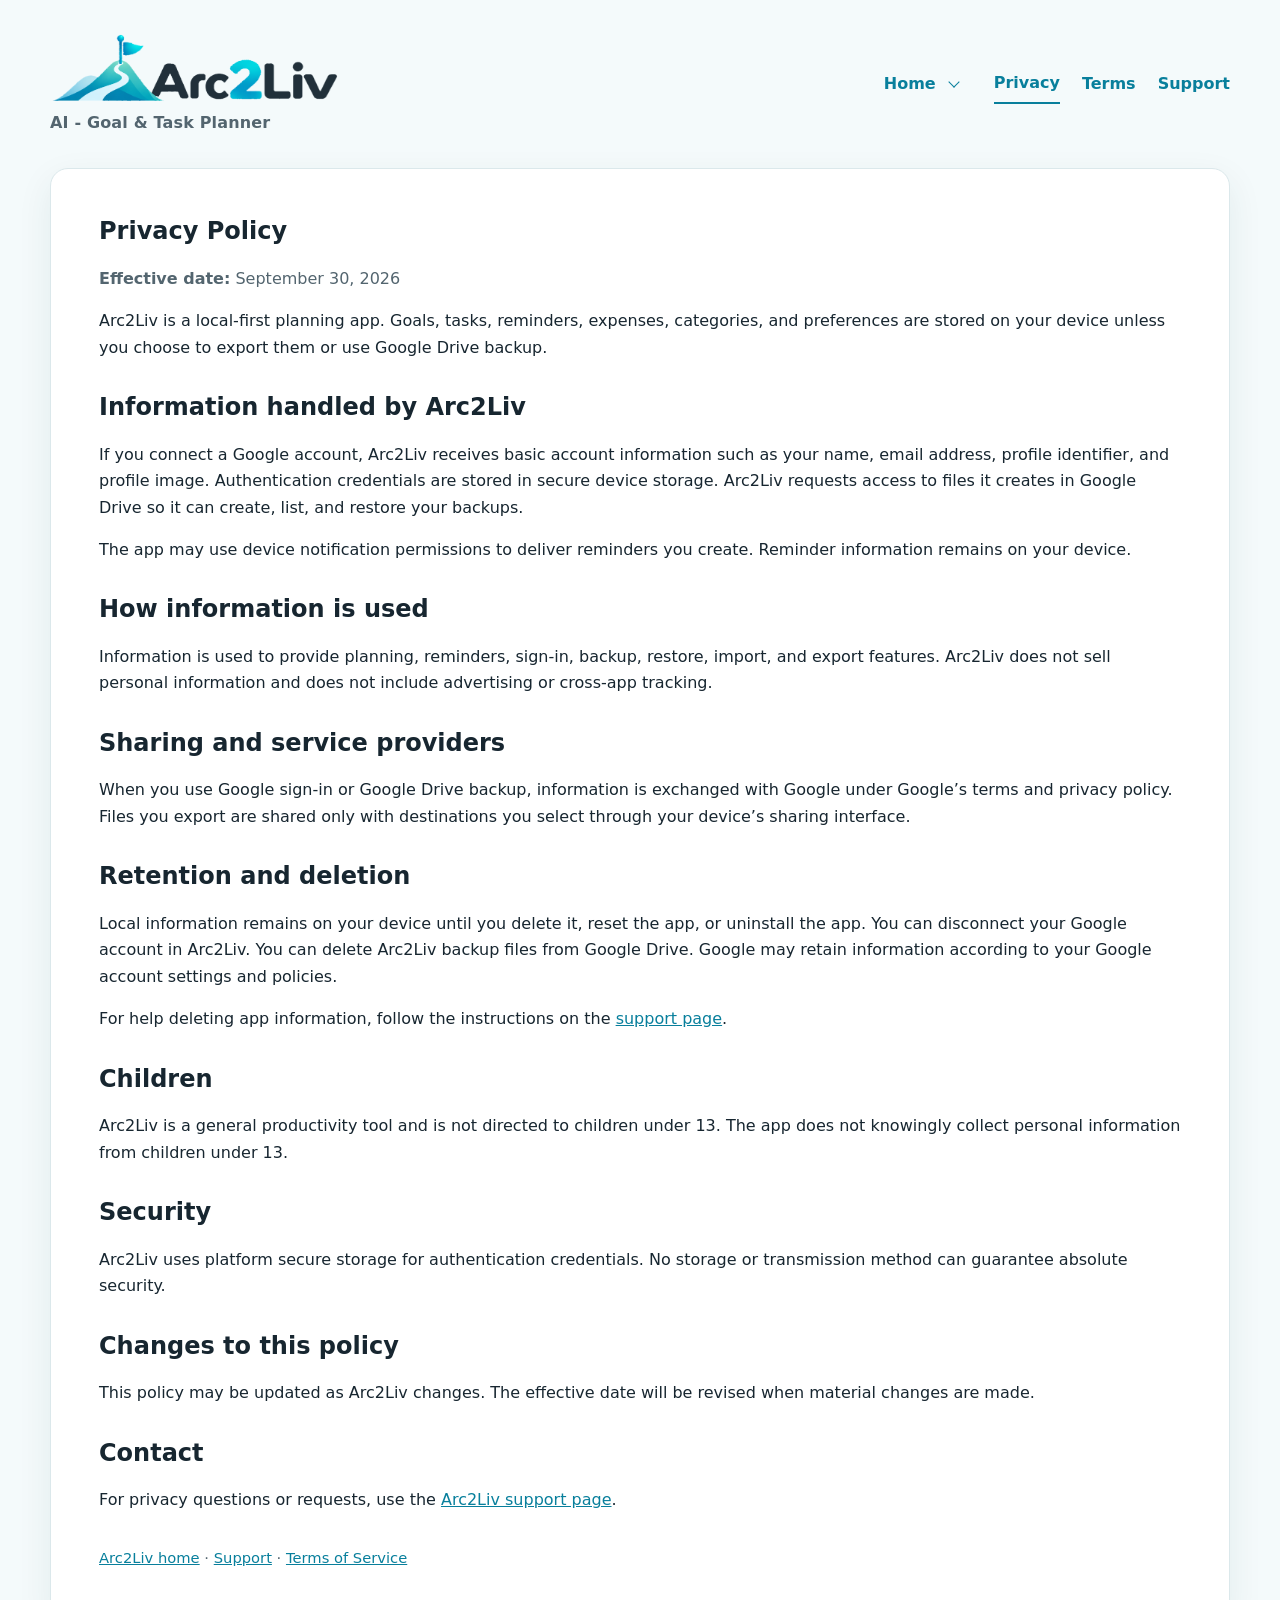
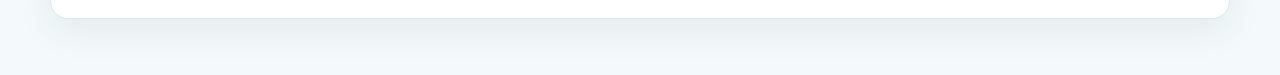
<file: privacy/index.html>
<!doctype html>
<html lang="en">
<head>
  <meta charset="utf-8">
  <meta name="viewport" content="width=device-width, initial-scale=1">
  <meta name="description" content="Privacy Policy for Arc2Liv: AI Goal Planner.">
  <title>Privacy Policy | Arc2Liv</title>
  <link rel="stylesheet" href="../assets/site.css">
  <script src="../assets/navigation.js" defer></script>
</head>
<body class="info-page">
  <a class="skip-link" href="#main-content">Skip to content</a>
  <main id="main-content">
    <div class="home-header">
      <header class="brand"><a href="../" aria-label="Arc2Liv home"><img src="../assets/arc2liv-logo.png" alt="Arc2Liv"><p>AI - Goal &amp; Task Planner</p></a></header>
      <nav class="home-nav" aria-label="Main navigation">
        <div class="home-menu-group">
          <a href="../">Home</a>
          <details class="home-dropdown">
            <summary aria-label="Home sections"><span aria-hidden="true">▾</span></summary>
            <div class="home-dropdown-links">
              <a href="../#features">Features</a>
              <a href="../#screenshots">Screenshots</a>
            </div>
          </details>
        </div>
        <a href="../privacy/" aria-current="page">Privacy</a>
        <a href="../terms/">Terms</a>
        <a href="../support/">Support</a>
      </nav>
    </div>
    <article class="card">
      <h1>Privacy Policy</h1>
      <p class="meta"><strong>Effective date:</strong> September 30, 2026</p>
      <p>Arc2Liv is a local-first planning app. Goals, tasks, reminders, expenses, categories, and preferences are stored on your device unless you choose to export them or use Google Drive backup.</p>

      <h2>Information handled by Arc2Liv</h2>
      <p>If you connect a Google account, Arc2Liv receives basic account information such as your name, email address, profile identifier, and profile image. Authentication credentials are stored in secure device storage. Arc2Liv requests access to files it creates in Google Drive so it can create, list, and restore your backups.</p>
      <p>The app may use device notification permissions to deliver reminders you create. Reminder information remains on your device.</p>

      <h2>How information is used</h2>
      <p>Information is used to provide planning, reminders, sign-in, backup, restore, import, and export features. Arc2Liv does not sell personal information and does not include advertising or cross-app tracking.</p>

      <h2>Sharing and service providers</h2>
      <p>When you use Google sign-in or Google Drive backup, information is exchanged with Google under Google’s terms and privacy policy. Files you export are shared only with destinations you select through your device’s sharing interface.</p>

      <h2>Retention and deletion</h2>
      <p>Local information remains on your device until you delete it, reset the app, or uninstall the app. You can disconnect your Google account in Arc2Liv. You can delete Arc2Liv backup files from Google Drive. Google may retain information according to your Google account settings and policies.</p>
      <p>For help deleting app information, follow the instructions on the <a href="../support/#delete-data">support page</a>.</p>

      <h2>Children</h2>
      <p>Arc2Liv is a general productivity tool and is not directed to children under 13. The app does not knowingly collect personal information from children under 13.</p>

      <h2>Security</h2>
      <p>Arc2Liv uses platform secure storage for authentication credentials. No storage or transmission method can guarantee absolute security.</p>

      <h2>Changes to this policy</h2>
      <p>This policy may be updated as Arc2Liv changes. The effective date will be revised when material changes are made.</p>

      <h2>Contact</h2>
      <p>For privacy questions or requests, use the <a href="../support/">Arc2Liv support page</a>.</p>
      <footer><a href="../">Arc2Liv home</a> · <a href="../support/">Support</a> · <a href="../terms/">Terms of Service</a></footer>
    </article>
  </main>
</body>
</html>
</file>
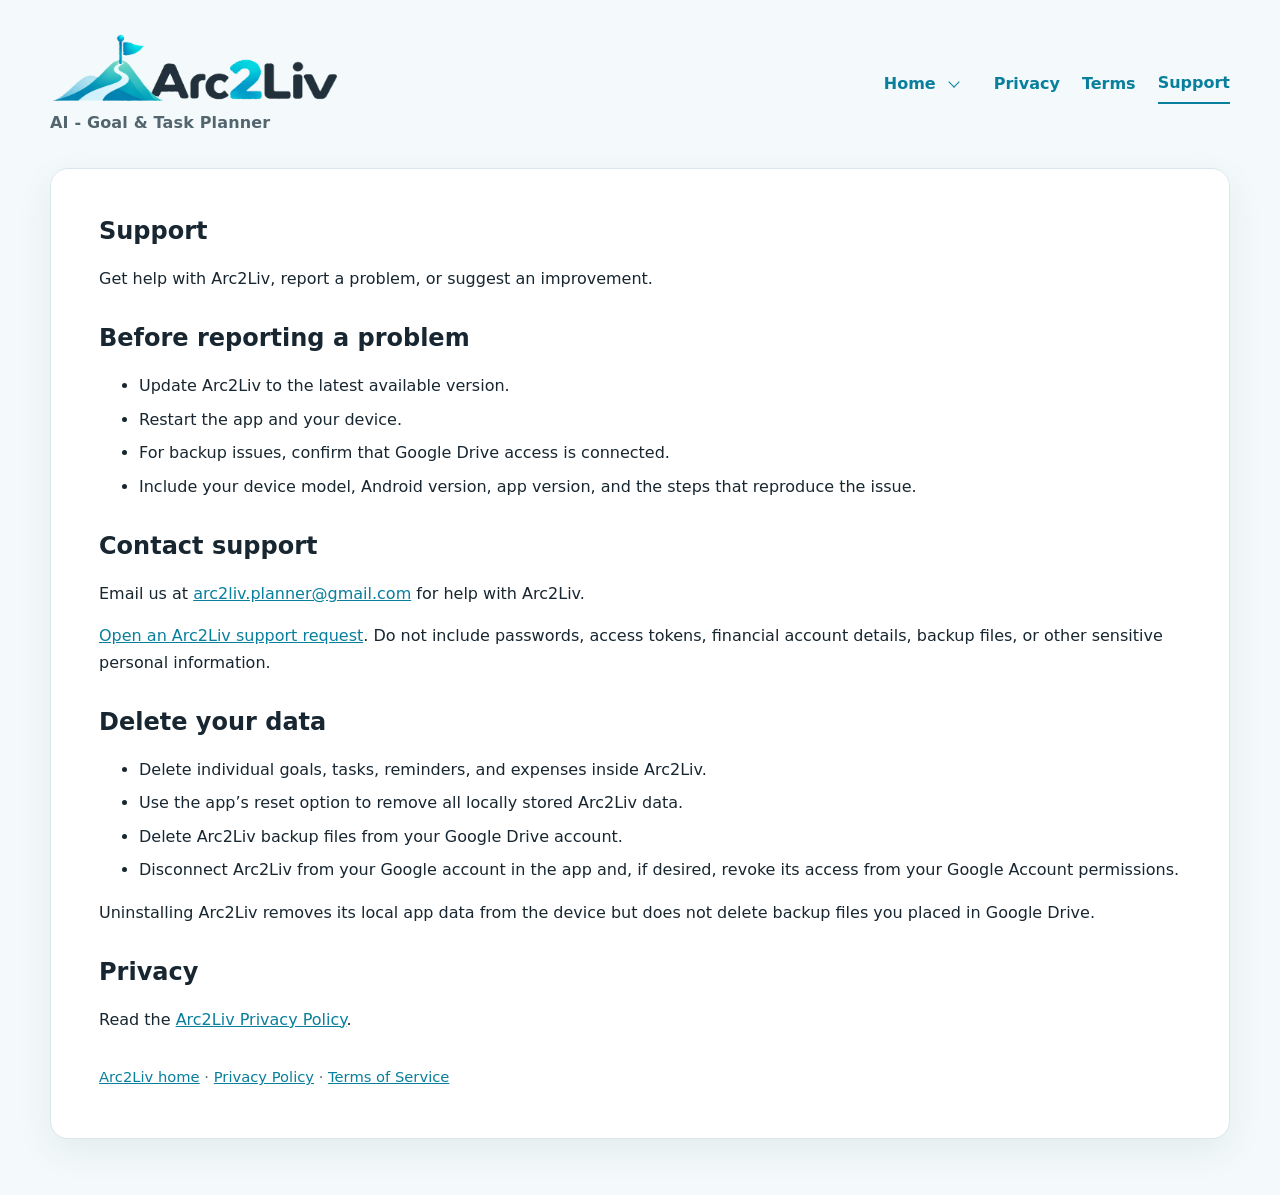
<file: support/index.html>
<!doctype html>
<html lang="en">
<head>
  <meta charset="utf-8">
  <meta name="viewport" content="width=device-width, initial-scale=1">
  <meta name="description" content="Support information for Arc2Liv: AI Goal Planner.">
  <title>Support | Arc2Liv</title>
  <link rel="stylesheet" href="../assets/site.css">
  <script src="../assets/navigation.js" defer></script>
</head>
<body class="info-page">
  <a class="skip-link" href="#main-content">Skip to content</a>
  <main id="main-content">
    <div class="home-header">
      <header class="brand"><a href="../" aria-label="Arc2Liv home"><img src="../assets/arc2liv-logo.png" alt="Arc2Liv"><p>AI - Goal &amp; Task Planner</p></a></header>
      <nav class="home-nav" aria-label="Main navigation">
        <div class="home-menu-group">
          <a href="../">Home</a>
          <details class="home-dropdown">
            <summary aria-label="Home sections"><span aria-hidden="true">▾</span></summary>
            <div class="home-dropdown-links">
              <a href="../#features">Features</a>
              <a href="../#screenshots">Screenshots</a>
            </div>
          </details>
        </div>
        <a href="../privacy/">Privacy</a>
        <a href="../terms/">Terms</a>
        <a href="../support/" aria-current="page">Support</a>
      </nav>
    </div>
    <article class="card">
      <h1>Support</h1>
      <p>Get help with Arc2Liv, report a problem, or suggest an improvement.</p>

      <h2>Before reporting a problem</h2>
      <ul>
        <li>Update Arc2Liv to the latest available version.</li>
        <li>Restart the app and your device.</li>
        <li>For backup issues, confirm that Google Drive access is connected.</li>
        <li>Include your device model, Android version, app version, and the steps that reproduce the issue.</li>
      </ul>

      <h2>Contact support</h2>
      <p>Email us at <a href="mailto:arc2liv.planner@gmail.com">arc2liv.planner@gmail.com</a> for help with Arc2Liv.</p>
      <p><a href="https://github.com/anto-vijay-k-james/arc2liv-pages/issues/new">Open an Arc2Liv support request</a>. Do not include passwords, access tokens, financial account details, backup files, or other sensitive personal information.</p>

      <h2 id="delete-data">Delete your data</h2>
      <ul>
        <li>Delete individual goals, tasks, reminders, and expenses inside Arc2Liv.</li>
        <li>Use the app’s reset option to remove all locally stored Arc2Liv data.</li>
        <li>Delete Arc2Liv backup files from your Google Drive account.</li>
        <li>Disconnect Arc2Liv from your Google account in the app and, if desired, revoke its access from your Google Account permissions.</li>
      </ul>
      <p>Uninstalling Arc2Liv removes its local app data from the device but does not delete backup files you placed in Google Drive.</p>

      <h2>Privacy</h2>
      <p>Read the <a href="../privacy/">Arc2Liv Privacy Policy</a>.</p>
      <footer><a href="../">Arc2Liv home</a> · <a href="../privacy/">Privacy Policy</a> · <a href="../terms/">Terms of Service</a></footer>
    </article>
  </main>
</body>
</html>
</file>
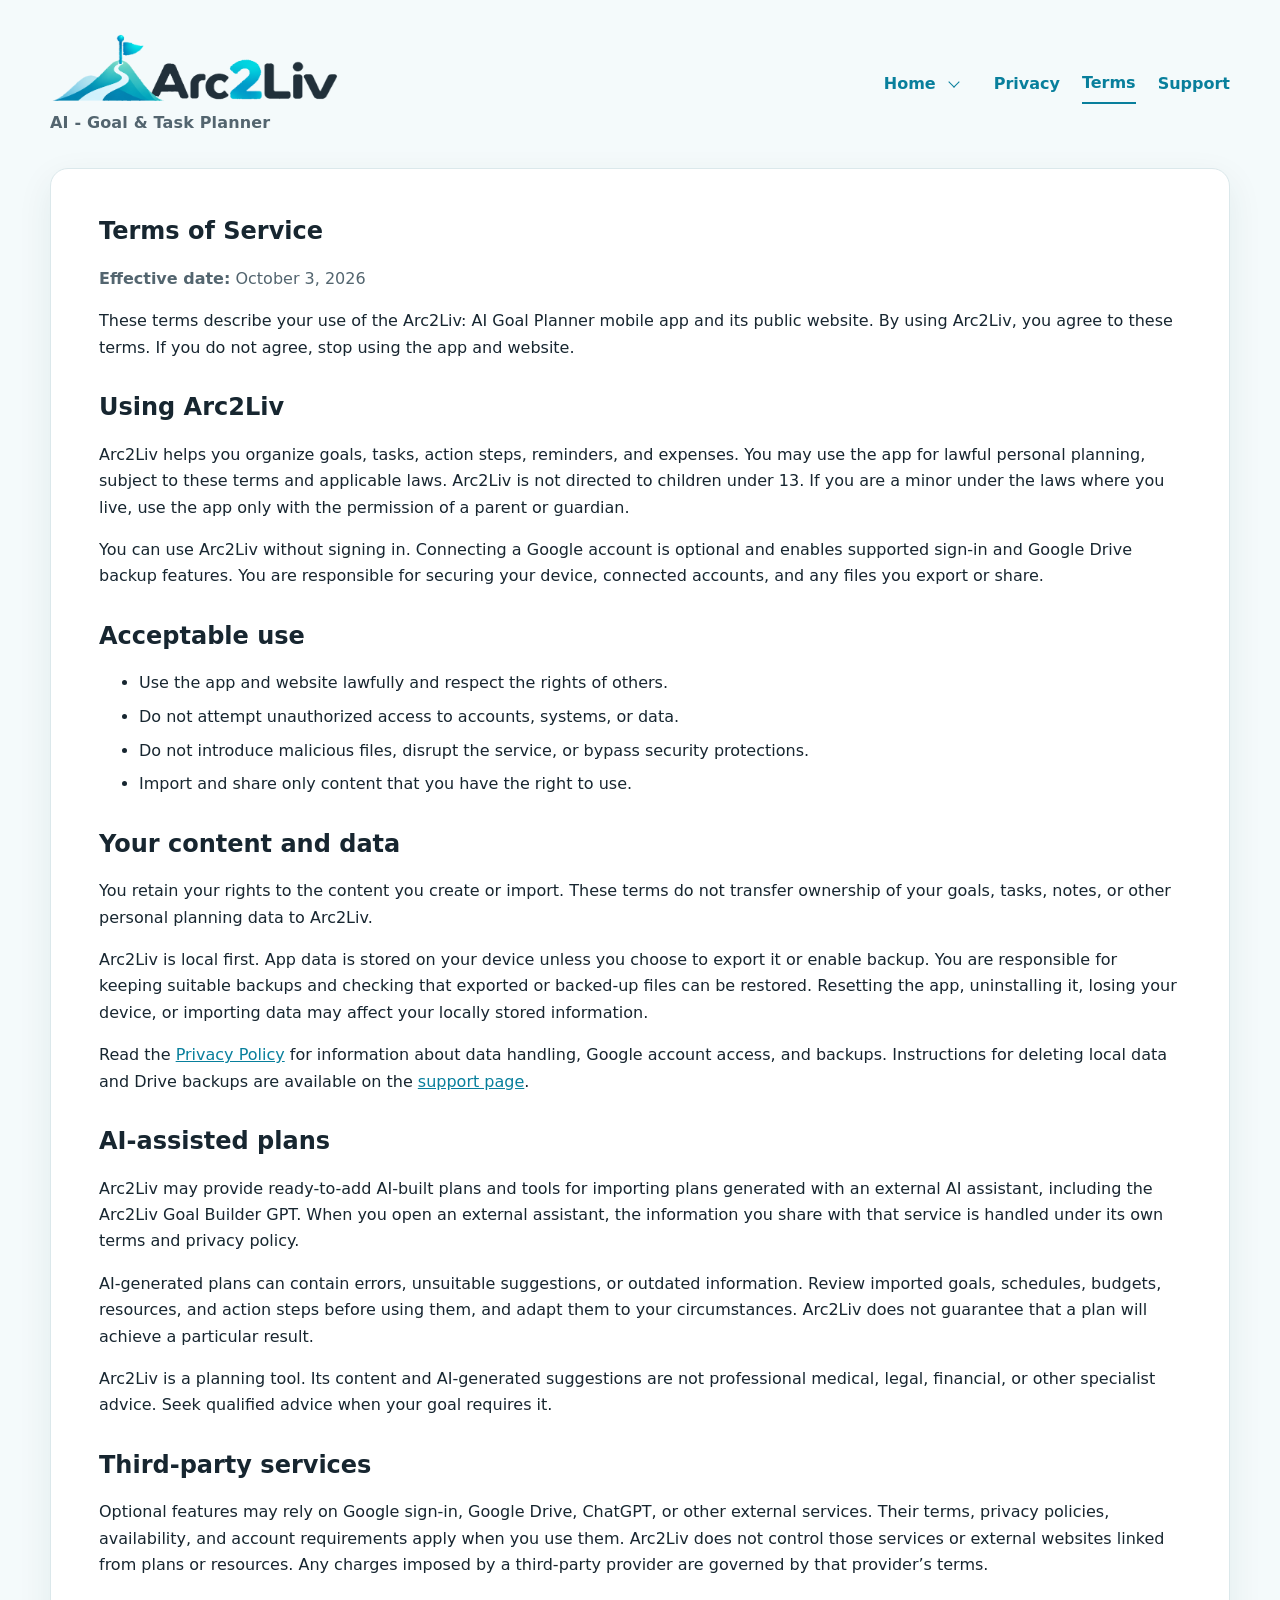
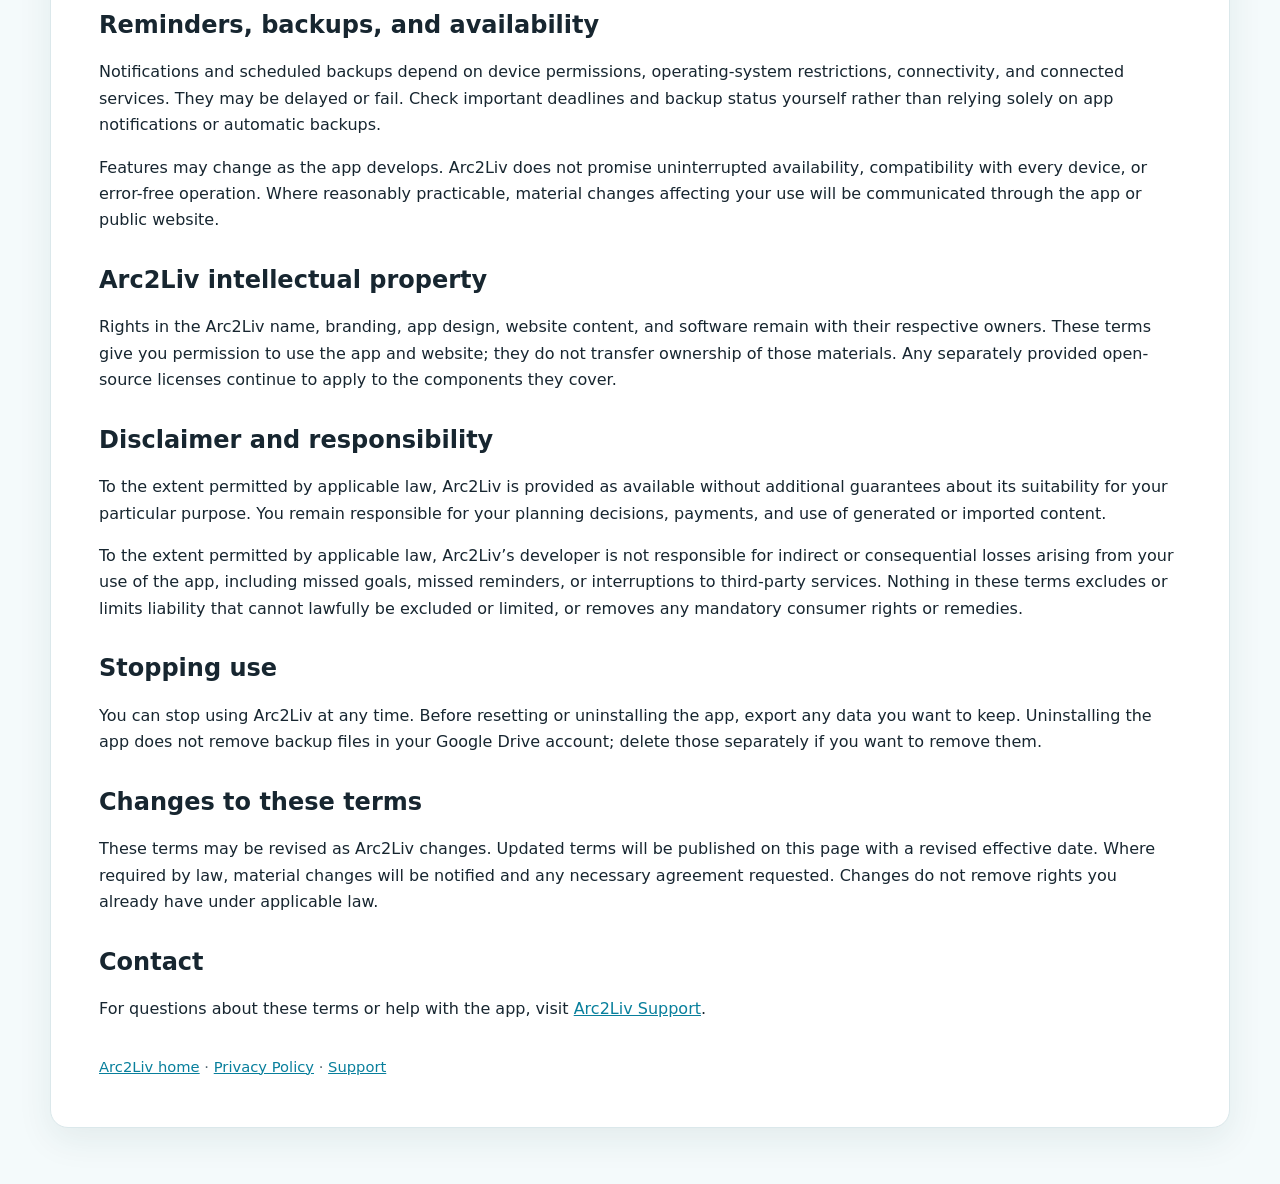
<file: terms/index.html>
<!doctype html>
<html lang="en">
<head>
  <meta charset="utf-8">
  <meta name="viewport" content="width=device-width, initial-scale=1">
  <meta name="description" content="Public Terms of Service for Arc2Liv: AI Goal Planner.">
  <title>Terms of Service | Arc2Liv</title>
  <link rel="stylesheet" href="../assets/site.css">
  <script src="../assets/navigation.js" defer></script>
</head>
<body class="info-page">
  <a class="skip-link" href="#main-content">Skip to content</a>
  <main id="main-content">
    <div class="home-header">
      <header class="brand"><a href="../" aria-label="Arc2Liv home"><img src="../assets/arc2liv-logo.png" alt="Arc2Liv"><p>AI - Goal &amp; Task Planner</p></a></header>
      <nav class="home-nav" aria-label="Main navigation">
        <div class="home-menu-group">
          <a href="../">Home</a>
          <details class="home-dropdown">
            <summary aria-label="Home sections"><span aria-hidden="true">▾</span></summary>
            <div class="home-dropdown-links">
              <a href="../#features">Features</a>
              <a href="../#screenshots">Screenshots</a>
            </div>
          </details>
        </div>
        <a href="../privacy/">Privacy</a>
        <a href="../terms/" aria-current="page">Terms</a>
        <a href="../support/">Support</a>
      </nav>
    </div>
    <article class="card">
      <h1>Terms of Service</h1>
      <p class="meta"><strong>Effective date:</strong> October 3, 2026</p>
      <p>These terms describe your use of the Arc2Liv: AI Goal Planner mobile app and its public website. By using Arc2Liv, you agree to these terms. If you do not agree, stop using the app and website.</p>

      <h2>Using Arc2Liv</h2>
      <p>Arc2Liv helps you organize goals, tasks, action steps, reminders, and expenses. You may use the app for lawful personal planning, subject to these terms and applicable laws. Arc2Liv is not directed to children under 13. If you are a minor under the laws where you live, use the app only with the permission of a parent or guardian.</p>
      <p>You can use Arc2Liv without signing in. Connecting a Google account is optional and enables supported sign-in and Google Drive backup features. You are responsible for securing your device, connected accounts, and any files you export or share.</p>

      <h2>Acceptable use</h2>
      <ul>
        <li>Use the app and website lawfully and respect the rights of others.</li>
        <li>Do not attempt unauthorized access to accounts, systems, or data.</li>
        <li>Do not introduce malicious files, disrupt the service, or bypass security protections.</li>
        <li>Import and share only content that you have the right to use.</li>
      </ul>

      <h2>Your content and data</h2>
      <p>You retain your rights to the content you create or import. These terms do not transfer ownership of your goals, tasks, notes, or other personal planning data to Arc2Liv.</p>
      <p>Arc2Liv is local first. App data is stored on your device unless you choose to export it or enable backup. You are responsible for keeping suitable backups and checking that exported or backed-up files can be restored. Resetting the app, uninstalling it, losing your device, or importing data may affect your locally stored information.</p>
      <p>Read the <a href="../privacy/">Privacy Policy</a> for information about data handling, Google account access, and backups. Instructions for deleting local data and Drive backups are available on the <a href="../support/#delete-data">support page</a>.</p>

      <h2>AI-assisted plans</h2>
      <p>Arc2Liv may provide ready-to-add AI-built plans and tools for importing plans generated with an external AI assistant, including the Arc2Liv Goal Builder GPT. When you open an external assistant, the information you share with that service is handled under its own terms and privacy policy.</p>
      <p>AI-generated plans can contain errors, unsuitable suggestions, or outdated information. Review imported goals, schedules, budgets, resources, and action steps before using them, and adapt them to your circumstances. Arc2Liv does not guarantee that a plan will achieve a particular result.</p>
      <p>Arc2Liv is a planning tool. Its content and AI-generated suggestions are not professional medical, legal, financial, or other specialist advice. Seek qualified advice when your goal requires it.</p>

      <h2>Third-party services</h2>
      <p>Optional features may rely on Google sign-in, Google Drive, ChatGPT, or other external services. Their terms, privacy policies, availability, and account requirements apply when you use them. Arc2Liv does not control those services or external websites linked from plans or resources. Any charges imposed by a third-party provider are governed by that provider’s terms.</p>

      <h2>Reminders, backups, and availability</h2>
      <p>Notifications and scheduled backups depend on device permissions, operating-system restrictions, connectivity, and connected services. They may be delayed or fail. Check important deadlines and backup status yourself rather than relying solely on app notifications or automatic backups.</p>
      <p>Features may change as the app develops. Arc2Liv does not promise uninterrupted availability, compatibility with every device, or error-free operation. Where reasonably practicable, material changes affecting your use will be communicated through the app or public website.</p>

      <h2>Arc2Liv intellectual property</h2>
      <p>Rights in the Arc2Liv name, branding, app design, website content, and software remain with their respective owners. These terms give you permission to use the app and website; they do not transfer ownership of those materials. Any separately provided open-source licenses continue to apply to the components they cover.</p>

      <h2>Disclaimer and responsibility</h2>
      <p>To the extent permitted by applicable law, Arc2Liv is provided as available without additional guarantees about its suitability for your particular purpose. You remain responsible for your planning decisions, payments, and use of generated or imported content.</p>
      <p>To the extent permitted by applicable law, Arc2Liv’s developer is not responsible for indirect or consequential losses arising from your use of the app, including missed goals, missed reminders, or interruptions to third-party services. Nothing in these terms excludes or limits liability that cannot lawfully be excluded or limited, or removes any mandatory consumer rights or remedies.</p>

      <h2>Stopping use</h2>
      <p>You can stop using Arc2Liv at any time. Before resetting or uninstalling the app, export any data you want to keep. Uninstalling the app does not remove backup files in your Google Drive account; delete those separately if you want to remove them.</p>

      <h2>Changes to these terms</h2>
      <p>These terms may be revised as Arc2Liv changes. Updated terms will be published on this page with a revised effective date. Where required by law, material changes will be notified and any necessary agreement requested. Changes do not remove rights you already have under applicable law.</p>

      <h2>Contact</h2>
      <p>For questions about these terms or help with the app, visit <a href="../support/">Arc2Liv Support</a>.</p>
      <footer><a href="../">Arc2Liv home</a> · <a href="../privacy/">Privacy Policy</a> · <a href="../support/">Support</a></footer>
    </article>
  </main>
</body>
</html>
</file>
<file: assets/site.css>
:root { color-scheme: light; --ink:#172630; --muted:#53656f; --accent:#087f9c; --surface:#fff; --page:#f4fafb; --line:#dbe8eb; }
* { box-sizing:border-box; }
body { margin:0; background:var(--page); color:var(--ink); font:16px/1.65 system-ui,-apple-system,BlinkMacSystemFont,"Segoe UI",sans-serif; }
main { width:calc(100% - 36px); max-width:1050px; margin:56px auto; }
.brand { width:100%; max-width:420px; margin-bottom:32px; }
.brand a { display:block; width:100%; line-height:0; }
.brand img { display:block; width:100%; max-width:420px; height:auto; }
.brand p { margin:.35rem 0 0; color:var(--muted); font-size:1.35rem; font-weight:650; letter-spacing:.01em; }
.card { background:var(--surface); border:1px solid var(--line); border-radius:18px; padding:clamp(24px,5vw,48px); box-shadow:0 12px 35px rgba(22,61,70,.08); }
h1,h2 { line-height:1.2; }
h2 { margin-top:2rem; }
.card > h1:first-child,.card > h2:first-child { margin-top:0; }
a { color:var(--accent); }
.links { display:flex; flex-wrap:wrap; gap:12px; margin-top:24px; }
.links a { display:inline-block; padding:10px 16px; border:1px solid var(--accent); border-radius:999px; text-decoration:none; font-weight:650; }
.meta { color:var(--muted); }
li + li { margin-top:.45rem; }
footer { margin-top:32px; color:var(--muted); font-size:.92rem; }
@media (max-width:520px) { main { margin:28px auto; } .brand p { font-size:1.15rem; } .card { border-radius:14px; } }

/* Application home page; shared information pages retain their existing layout. */
.home main { max-width:1180px; margin-top:32px; }
.home-header { display:flex; align-items:center; justify-content:space-between; gap:28px; margin-bottom:32px; }
.home-header .brand { max-width:290px; margin:0; }
.home-header .brand a { text-decoration:none; }
.home-header .brand p { font-size:1rem; line-height:1.65; }
.home-nav,.home-footer nav { display:flex; flex-wrap:wrap; gap:22px; }
.home-nav a,.home-footer a { text-decoration:none; font-weight:600; }
.home a:hover { text-decoration:underline; }
.home a:focus-visible { outline:3px solid var(--accent); outline-offset:5px; }
.skip-link { position:absolute; top:8px; left:18px; padding:10px 16px; background:white; z-index:2; transform:translateY(-160%); }
.skip-link:focus { transform:translateY(0); }
.hero { display:grid; grid-template-columns:1.4fr 1fr; align-items:center; gap:48px; overflow:hidden; background:linear-gradient(125deg,#fff 30%,#e4f5f6); padding:clamp(28px,5vw,64px); }
.eyebrow { color:var(--accent); font-size:.75rem; font-weight:750; letter-spacing:.16em; margin:0 0 18px; }
.hero h1 { font-size:clamp(2.6rem,5.5vw,4.8rem); letter-spacing:-.055em; line-height:1.06; margin:0 0 26px; }
.hero-description { font-size:1.15rem; max-width:540px; color:var(--muted); }
.home .links { gap:12px; }
.home .links a { border-radius:12px; padding:12px 18px; }
.home .links .primary-link { color:white; background:var(--accent); }
.hero-note { font-size:.85rem; color:var(--muted); margin-top:24px; }
.hero-phone,.detail-phone { margin:0 auto; width:min(100%,270px); }
.hero-phone img,.detail-phone img { display:block; width:100%; height:auto; border:6px solid #20343c; border-radius:30px; box-shadow:0 20px 40px #183b4626; }
.home figcaption { color:var(--muted); font-size:.85rem; text-align:center; margin-top:14px; }
.home-section { margin-top:72px; scroll-margin-top:28px; }
.home-section h2 { font-size:clamp(1.8rem,3vw,2.5rem); letter-spacing:-.035em; margin:0 0 18px; }
.section-intro { color:var(--muted); margin-bottom:30px; max-width:700px; }
.feature-grid { display:grid; grid-template-columns:repeat(4,minmax(0,1fr)); gap:18px; }
.feature { padding:26px; border-top:4px solid var(--feature-color); }
.goal { --feature-color:#6b9cdd; }.task { --feature-color:#b7b744; }.expense { --feature-color:#945476; }.insight { --feature-color:#9a70b6; }
.feature-label { color:var(--muted); font-size:.72rem; font-weight:700; letter-spacing:.08em; }
.feature h3 { font-size:1.3rem; line-height:1.3; margin:18px 0 12px; }
.feature p { color:var(--muted); font-size:.95rem; margin:0; }
.ai-section { display:grid; grid-template-columns:1.5fr 1fr; align-items:center; gap:64px; }
.steps { padding-left:22px; }.steps li { padding-left:8px; margin:20px 0; }
.personal-grid { display:grid; grid-template-columns:1fr 1fr; gap:24px; }
.personal-grid h2 { font-size:1.8rem; }.personal-grid p:not(.eyebrow) { color:var(--muted); }
.screenshot-gallery { display:grid; grid-template-columns:repeat(4,minmax(0,1fr)); gap:32px 24px; }
.screenshot-gallery figure { margin:0; min-width:0; }
.screenshot-gallery a { display:block; border-radius:18px; }
.screenshot-gallery img { display:block; width:100%; height:auto; aspect-ratio:1080 / 2320; object-fit:contain; background:white; border:1px solid var(--line); border-radius:18px; box-shadow:0 6px 18px #163d4610; transition:transform .2s; }
.screenshot-gallery a:hover img { transform:translateY(-4px); }
.help-card { display:flex; align-items:center; justify-content:space-between; gap:24px; margin-top:72px; }
.help-card h2 { margin:0; font-size:1.7rem; }.help-card p:last-child { margin-bottom:0; }.help-card .links { margin:0; flex-shrink:0; }
.home-footer { display:flex; flex-wrap:wrap; justify-content:space-between; gap:18px; padding:0 4px; }
@media (max-width:950px) { .feature-grid { grid-template-columns:repeat(2,minmax(0,1fr)); } .home-header { align-items:flex-start; } .home-nav { gap:12px 18px; justify-content:flex-end; } .hero,.ai-section { gap:28px; } .help-card { flex-wrap:wrap; } }
@media (max-width:650px) { .home-header { flex-direction:column; gap:20px; } .home-nav { justify-content:flex-start; } .hero,.ai-section,.personal-grid { grid-template-columns:1fr; } .hero-copy { text-align:left; } .hero-phone { width:230px; margin-top:12px; } .detail-phone { width:230px; } .home-section,.help-card { margin-top:48px; } .screenshot-gallery { grid-template-columns:repeat(2,minmax(0,1fr)); gap:24px 16px; } .feature-grid { gap:14px; } .feature { padding:20px; } .feature h3 { font-size:1.15rem; } .home-footer nav { gap:18px; } }
@media (prefers-reduced-motion:reduce) { .screenshot-gallery img { transition:none; } }

/* Alternating app walkthroughs use the same two-column card as AI planning. */
.walkthrough { --walkthrough-accent:var(--accent); display:grid; grid-template-columns:1.5fr 1fr; align-items:center; gap:64px; }
.walkthrough-goals { --walkthrough-accent:#6c9fe5; }
.walkthrough-tasks { --walkthrough-accent:#b5b63f; }
.walkthrough-expenses { --walkthrough-accent:#945476; }
.walkthrough-insights { --walkthrough-accent:#9a70b6; }
.walkthrough-profile { --walkthrough-accent:#70ab96; }
.home .walkthrough-title { color:var(--walkthrough-accent); font-size:clamp(2.8rem,5vw,4.5rem); line-height:1.1; margin:0 0 20px; letter-spacing:-.04em; }
.walkthrough-subtitle { font-size:clamp(1.35rem,2.4vw,1.8rem); font-weight:650; line-height:1.3; margin:0 0 18px; }
.walkthrough .section-intro { margin-bottom:28px; }
.walkthrough-explanations { display:grid; gap:24px; }
.walkthrough-explanations h3 { color:var(--walkthrough-accent); font-size:1.3rem; line-height:1.3; margin:0 0 8px; }
.walkthrough-explanations p { margin:0; color:var(--muted); }
.walkthrough-images { display:grid; grid-template-columns:repeat(2,minmax(0,1fr)); align-items:start; gap:24px 16px; min-width:0; }
.walkthrough-images figure { margin:0; min-width:0; }
.walkthrough-images figure a { display:block; border-radius:20px; }
.walkthrough-images img { display:block; width:100%; height:auto; border:4px solid #20343c; border-radius:20px; box-shadow:0 12px 26px #183b4620; }
.walkthrough-images-single { grid-template-columns:1fr; width:min(100%,270px); margin:auto; }
.walkthrough-reverse { grid-template-columns:1fr 1.5fr; }
.walkthrough-reverse .walkthrough-copy { grid-column:2; grid-row:1; }
.walkthrough-reverse .walkthrough-images { grid-column:1; grid-row:1; }
@media (max-width:950px) { .walkthrough { gap:28px; } }
@media (max-width:650px) {
  .walkthrough,.walkthrough-reverse { grid-template-columns:1fr; }
  .walkthrough-reverse .walkthrough-copy,.walkthrough-reverse .walkthrough-images { grid-column:auto; grid-row:auto; }
  .walkthrough-images { max-width:380px; width:100%; margin:0 auto; }
  .walkthrough-images-single { max-width:230px; }
}

.custom-ai-row { margin-top:48px; padding-top:48px; border-top:1px solid var(--line); }
@media (max-width:650px) { .custom-ai-row { margin-top:32px; padding-top:32px; } }

/* Shared header and navigation across all public pages. */
.info-page main { max-width:1180px; margin-top:32px; }
.home-nav a { display:inline-block; padding:6px 0; }
.home-nav a[aria-current="page"] { border-bottom:2px solid var(--accent); }
.info-page a:focus-visible { outline:3px solid var(--accent); outline-offset:5px; }
@media (max-width:650px) { .info-page .home-header { flex-direction:column; gap:20px; } .info-page .home-nav { justify-content:flex-start; } }

/* Home stays a direct link; the adjacent control opens section links. */
.home-menu-group { display:flex; align-items:center; gap:0; }
.home-nav { align-items:center; }
.home-dropdown { position:relative; }
.home-dropdown summary { display:flex; align-items:center; justify-content:center; width:36px; height:40px; border:0; border-radius:6px; color:var(--accent); background:transparent; cursor:pointer; list-style:none; }
.home-dropdown summary::-webkit-details-marker { display:none; }
.home-dropdown summary:focus-visible { outline:3px solid var(--accent); outline-offset:3px; }
.home-dropdown summary span { display:block; width:8px; height:8px; margin-top:-4px; border-right:1.8px solid currentColor; border-bottom:1.8px solid currentColor; font-size:0; transform:rotate(45deg); transition:transform .18s ease; }
.home-dropdown summary:hover { color:var(--ink); }
.home-dropdown[open] summary span { margin-top:4px; transform:rotate(225deg); }
@media (prefers-reduced-motion:reduce) { .home-dropdown summary span { transition:none; } }
.home-dropdown-links { position:absolute; top:calc(100% + 4px); left:18px; z-index:10; width:140px; padding:0; border:0; border-radius:0; background:transparent; box-shadow:none; }
.home-nav .home-dropdown-links a { display:block; min-height:32px; padding:4px 0; line-height:1.5; border:0; border-radius:0; background:transparent; color:var(--muted); font-size:.95rem; font-weight:550; text-decoration:none; transition:color .16s ease; }
.home-nav .home-dropdown-links a:hover,.home-nav .home-dropdown-links a:focus-visible { color:var(--accent); background:transparent; text-decoration:underline; text-underline-offset:5px; }
@media (prefers-reduced-motion:reduce) { .home-dropdown-links a { transition:none; } }
</file>
